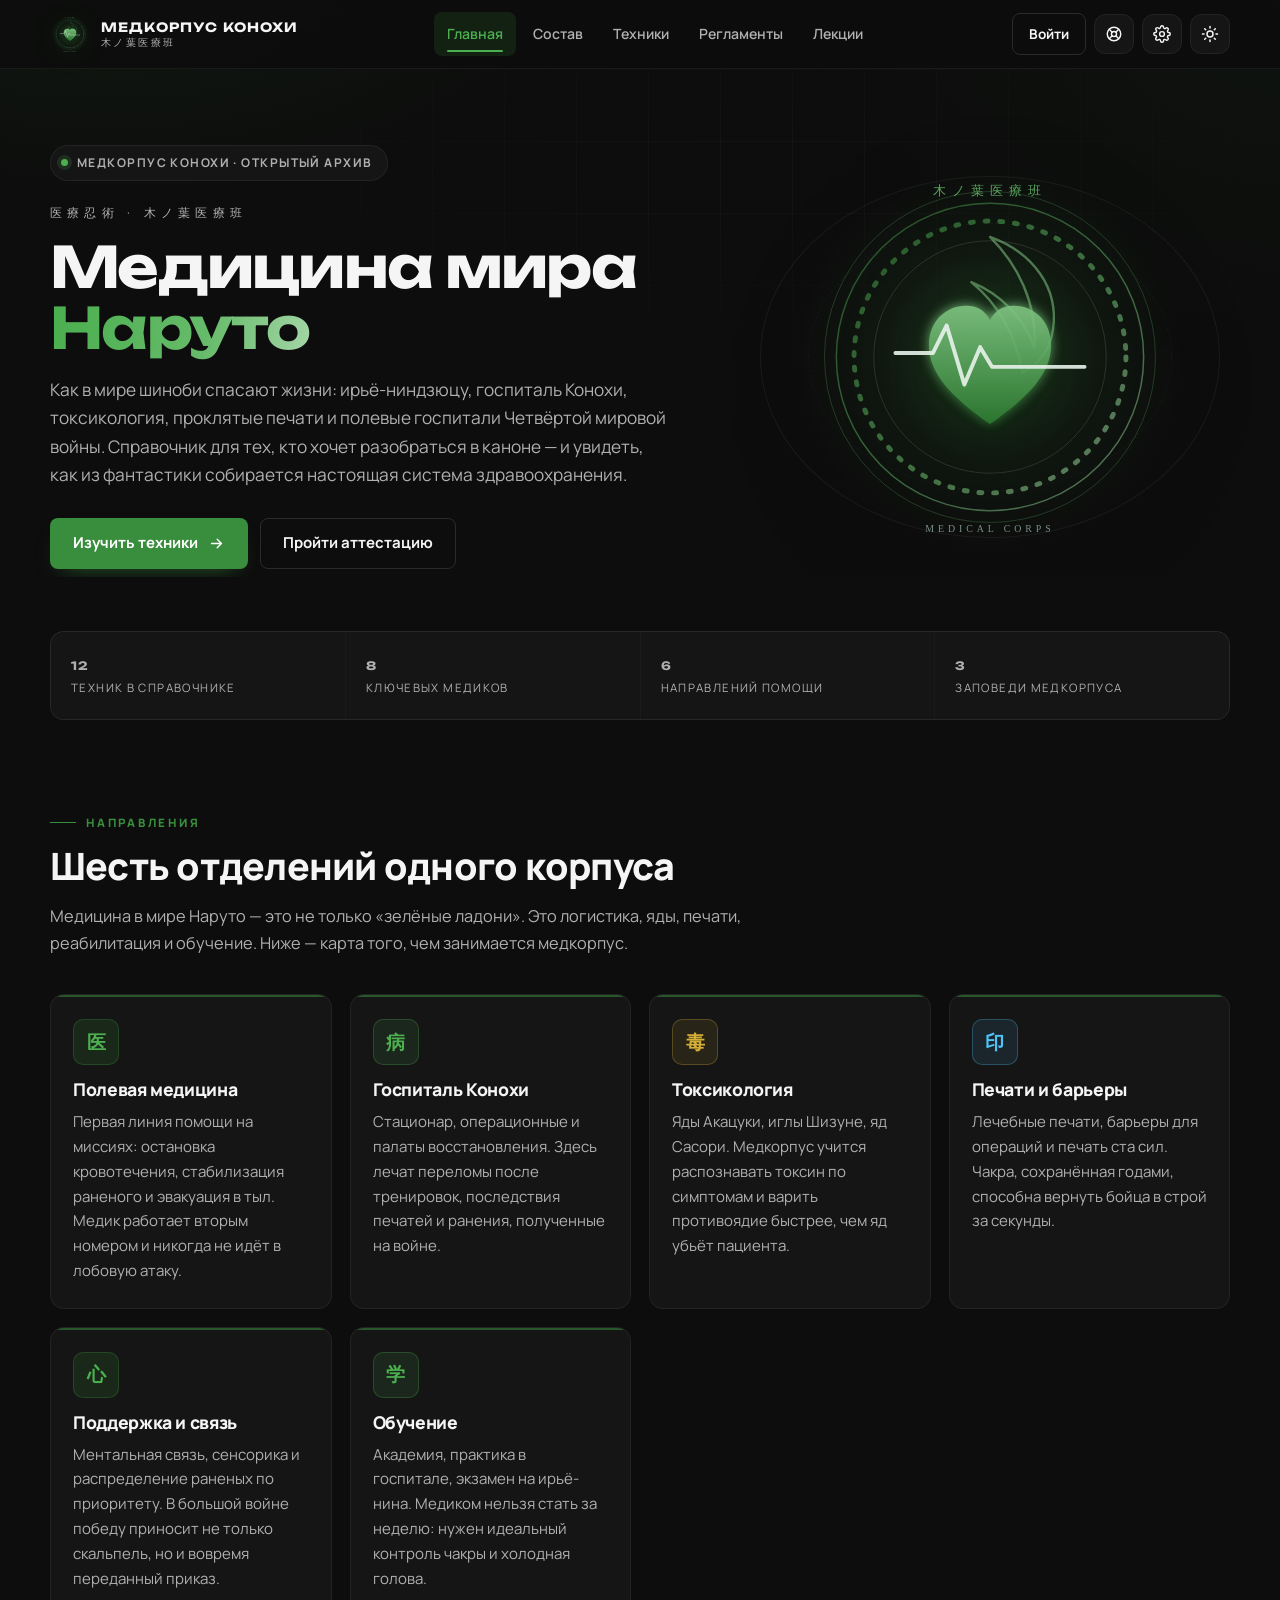
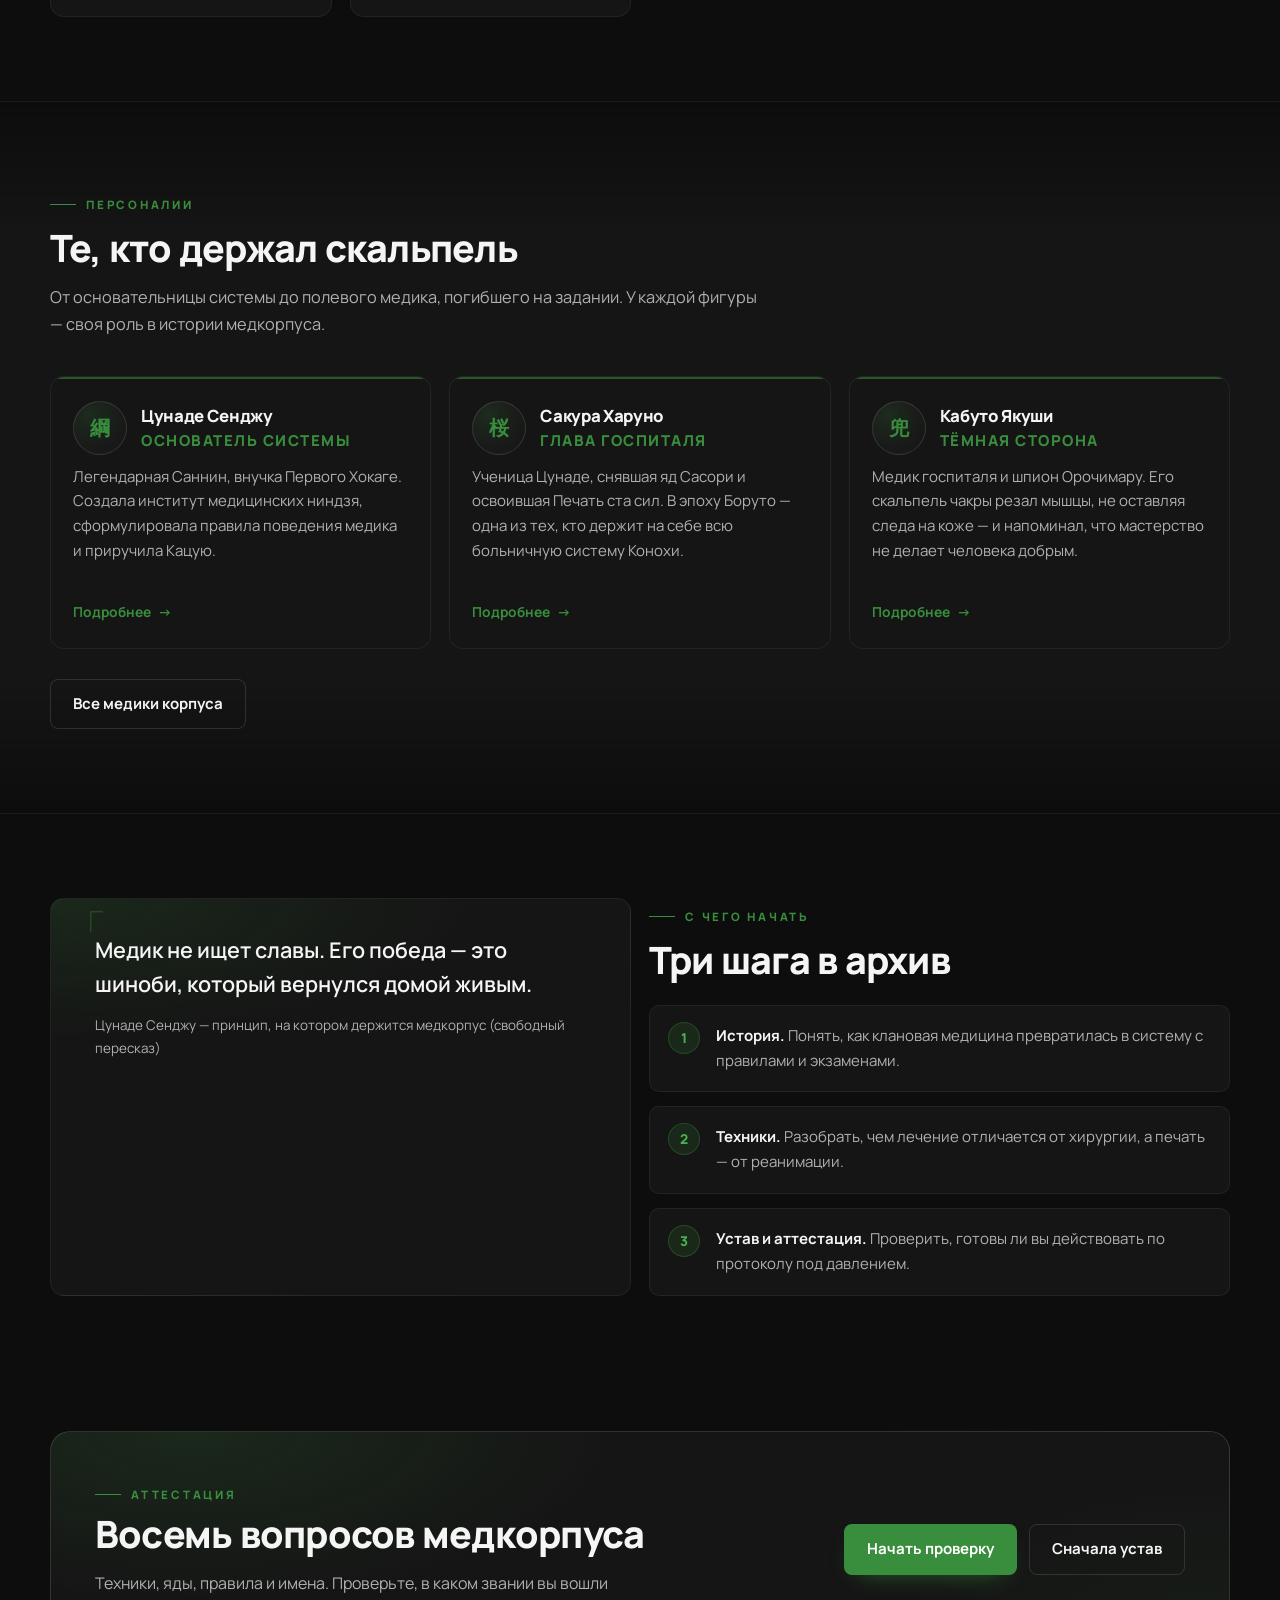
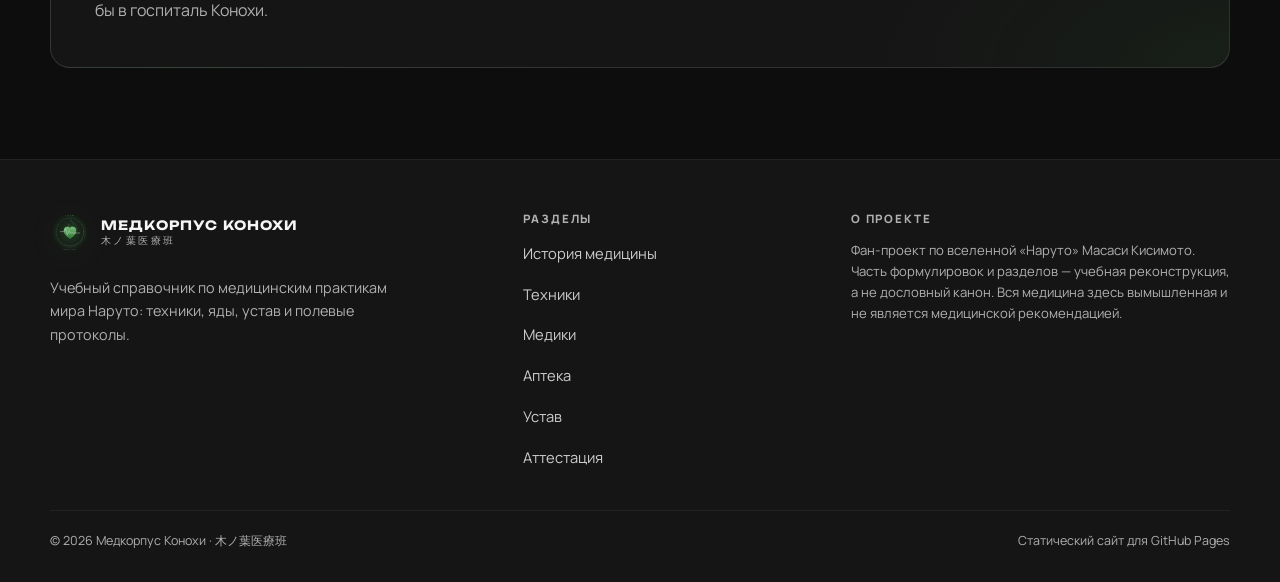
<file: index.html>
<!DOCTYPE html>
<html lang="ru" data-theme="dark">
<head>
  <meta charset="UTF-8">
  <meta name="viewport" content="width=device-width, initial-scale=1">
  <title>Медкорпус Конохи — медицина мира Наруто</title>
  <meta name="description" content="Справочник по медицине мира Наруто: ирьё-ниндзюцу, госпиталь Конохи, медицинские техники, яды и противоядия, устав медкорпуса и аттестация.">
  <meta name="theme-color" content="#0a0e13">
  <meta property="og:type" content="website">
  <meta property="og:locale" content="ru_RU">
  <meta property="og:title" content="Медкорпус Конохи — медицина мира Наруто">
  <meta property="og:description" content="Справочник по медицине мира Наруто: ирьё-ниндзюцу, госпиталь Конохи, техники, яды и устав медкорпуса.">
  <link rel="icon" href="images/favicon.svg" type="image/svg+xml">
  <link rel="preconnect" href="https://fonts.googleapis.com">
  <link rel="preconnect" href="https://fonts.gstatic.com" crossorigin>
  <link href="https://fonts.googleapis.com/css2?family=Manrope:wght@400;500;600;700;800&family=Unbounded:wght@500;700;900&display=swap" rel="stylesheet">
  <link rel="stylesheet" href="css/style.css">
  <link rel="stylesheet" href="css/app.css">
  <script>
    document.documentElement.classList.add("js");
    try { var t = localStorage.getItem("medcorpus-theme"); if (t) document.documentElement.dataset.theme = t; } catch (e) {}
  </script>
  <script src="js/prefs.js"></script>
</head>
<body>
  <a class="skip-link" href="#main">Перейти к содержанию</a>

  <header class="site-header">
    <div class="header-inner">
      <a class="logo" href="index.html" aria-label="Медкорпус Конохи — на главную">
        <img class="logo-mark" src="images/emblem.svg" alt="" width="40" height="40">
        <span class="logo-text">
          <span class="logo-title">Медкорпус Конохи</span>
          <span class="logo-sub">木ノ葉医療班</span>
        </span>
      </a>

      <nav class="nav" id="nav" aria-label="Основная навигация">
        <a href="index.html">Главная</a>
        <a href="sostav.html">Состав</a>
        <a href="tehniki.html">Техники</a>
        <a href="reglament.html">Регламенты</a>
        <a href="lekcii.html">Лекции</a>
      </nav>

      <div class="header-actions">
        <button class="icon-btn" id="themeToggle" type="button" aria-label="Включить светлую тему" aria-pressed="false">
          <svg class="icon-sun" viewBox="0 0 24 24" fill="none" stroke="currentColor" stroke-width="2" stroke-linecap="round" aria-hidden="true">
            <circle cx="12" cy="12" r="4"></circle>
            <path d="M12 2v2M12 20v2M2 12h2M20 12h2M4.9 4.9l1.4 1.4M17.7 17.7l1.4 1.4M19.1 4.9l-1.4 1.4M6.3 17.7l-1.4 1.4"></path>
          </svg>
          <svg class="icon-moon" viewBox="0 0 24 24" fill="none" stroke="currentColor" stroke-width="2" stroke-linecap="round" stroke-linejoin="round" aria-hidden="true">
            <path d="M21 12.8A8.5 8.5 0 1 1 11.2 3a6.6 6.6 0 0 0 9.8 9.8Z"></path>
          </svg>
        </button>
        <button class="icon-btn nav-toggle" id="navToggle" type="button" aria-label="Открыть меню" aria-expanded="false" aria-controls="nav">
          <svg viewBox="0 0 24 24" fill="none" stroke="currentColor" stroke-width="2" stroke-linecap="round" aria-hidden="true">
            <path d="M4 7h16M4 12h16M4 17h16"></path>
          </svg>
        </button>
      </div>
    </div>
  </header>

  <main id="main">
    <!-- Главный блок -->
    <section class="hero">
      <div class="hero__inner">
        <div class="hero__text">
          <span class="badge"><span class="badge__dot"></span> Медкорпус Конохи · открытый архив</span>
          <p class="hero__jp">医療忍術 · 木ノ葉医療班</p>
          <h1>Медицина мира <span class="grad">Наруто</span></h1>
          <p class="lead">Как в мире шиноби спасают жизни: ирьё-ниндзюцу, госпиталь Конохи, токсикология, проклятые печати и полевые госпитали Четвёртой мировой войны. Справочник для тех, кто хочет разобраться в каноне — и увидеть, как из фантастики собирается настоящая система здравоохранения.</p>
          <div class="hero__actions">
            <a class="btn btn--primary" href="tehniki.html">
              Изучить техники
              <svg viewBox="0 0 24 24" fill="none" stroke="currentColor" stroke-width="2" stroke-linecap="round" stroke-linejoin="round" aria-hidden="true"><path d="M5 12h14M13 6l6 6-6 6"></path></svg>
            </a>
            <a class="btn btn--ghost" href="quiz.html">Пройти аттестацию</a>
          </div>
        </div>

        <div class="hero__art" aria-hidden="true">
          <img src="images/emblem.svg" alt="" width="400" height="400">
        </div>
      </div>
    </section>

    <!-- Цифры -->
    <div class="container">
      <div class="stats">
        <div class="stat">
          <b><span data-count="12">12</span></b>
          <span>техник в справочнике</span>
        </div>
        <div class="stat">
          <b><span data-count="8">8</span></b>
          <span>ключевых медиков</span>
        </div>
        <div class="stat">
          <b><span data-count="6">6</span></b>
          <span>направлений помощи</span>
        </div>
        <div class="stat">
          <b><span data-count="3">3</span></b>
          <span>заповеди медкорпуса</span>
        </div>
      </div>
    </div>

    <!-- Направления -->
    <section class="section">
      <div class="container">
        <div class="section__head reveal">
          <span class="eyebrow">Направления</span>
          <h2>Шесть отделений одного корпуса</h2>
          <p class="lead">Медицина в мире Наруто — это не только «зелёные ладони». Это логистика, яды, печати, реабилитация и обучение. Ниже — карта того, чем занимается медкорпус.</p>
        </div>

        <div class="grid">
          <article class="card reveal">
            <div class="kanji">医</div>
            <h3>Полевая медицина</h3>
            <p>Первая линия помощи на миссиях: остановка кровотечения, стабилизация раненого и эвакуация в тыл. Медик работает вторым номером и никогда не идёт в лобовую атаку.</p>
          </article>

          <article class="card reveal">
            <div class="kanji kanji--green">病</div>
            <h3>Госпиталь Конохи</h3>
            <p>Стационар, операционные и палаты восстановления. Здесь лечат переломы после тренировок, последствия печатей и ранения, полученные на войне.</p>
          </article>

          <article class="card reveal">
            <div class="kanji kanji--gold">毒</div>
            <h3>Токсикология</h3>
            <p>Яды Акацуки, иглы Шизуне, яд Сасори. Медкорпус учится распознавать токсин по симптомам и варить противоядие быстрее, чем яд убьёт пациента.</p>
          </article>

          <article class="card reveal">
            <div class="kanji kanji--cyan">印</div>
            <h3>Печати и барьеры</h3>
            <p>Лечебные печати, барьеры для операций и печать ста сил. Чакра, сохранённая годами, способна вернуть бойца в строй за секунды.</p>
          </article>

          <article class="card reveal">
            <div class="kanji">心</div>
            <h3>Поддержка и связь</h3>
            <p>Ментальная связь, сенсорика и распределение раненых по приоритету. В большой войне победу приносит не только скальпель, но и вовремя переданный приказ.</p>
          </article>

          <article class="card reveal">
            <div class="kanji kanji--green">学</div>
            <h3>Обучение</h3>
            <p>Академия, практика в госпитале, экзамен на ирьё-нина. Медиком нельзя стать за неделю: нужен идеальный контроль чакры и холодная голова.</p>
          </article>
        </div>
      </div>
    </section>

    <!-- Ключевые фигуры -->
    <section class="section section--alt">
      <div class="container">
        <div class="section__head reveal">
          <span class="eyebrow">Персоналии</span>
          <h2>Те, кто держал скальпель</h2>
          <p class="lead">От основательницы системы до полевого медика, погибшего на задании. У каждой фигуры — своя роль в истории медкорпуса.</p>
        </div>

        <div class="grid">
          <article class="card person reveal">
            <div class="person__top">
              <div class="person__avatar" aria-hidden="true">綱</div>
              <div>
                <h3>Цунаде Сенджу</h3>
                <p class="person__role">Основатель системы</p>
              </div>
            </div>
            <p>Легендарная Саннин, внучка Первого Хокаге. Создала институт медицинских ниндзя, сформулировала правила поведения медика и приручила Кацую.</p>
            <a class="link-more" href="mediki.html">Подробнее</a>
          </article>

          <article class="card person reveal">
            <div class="person__top">
              <div class="person__avatar" aria-hidden="true">桜</div>
              <div>
                <h3>Сакура Харуно</h3>
                <p class="person__role">Глава госпиталя</p>
              </div>
            </div>
            <p>Ученица Цунаде, снявшая яд Сасори и освоившая Печать ста сил. В эпоху Боруто — одна из тех, кто держит на себе всю больничную систему Конохи.</p>
            <a class="link-more" href="mediki.html">Подробнее</a>
          </article>

          <article class="card person reveal">
            <div class="person__top">
              <div class="person__avatar" aria-hidden="true">兜</div>
              <div>
                <h3>Кабуто Якуши</h3>
                <p class="person__role">Тёмная сторона</p>
              </div>
            </div>
            <p>Медик госпиталя и шпион Орочимару. Его скальпель чакры резал мышцы, не оставляя следа на коже — и напоминал, что мастерство не делает человека добрым.</p>
            <a class="link-more" href="mediki.html">Подробнее</a>
          </article>
        </div>

        <div class="section__foot">
          <a class="btn btn--ghost" href="mediki.html">Все медики корпуса</a>
        </div>
      </div>
    </section>

    <!-- Цитата + начало -->
    <section class="section">
      <div class="container">
        <div class="grid grid--2">
          <figure class="quote reveal">
            <blockquote>Медик не ищет славы. Его победа — это шиноби, который вернулся домой живым.</blockquote>
            <figcaption>Цунаде Сенджу — принцип, на котором держится медкорпус (свободный пересказ)</figcaption>
          </figure>

          <div class="reveal">
            <span class="eyebrow">С чего начать</span>
            <h2>Три шага в архив</h2>
            <ol class="steps" style="margin-top:22px">
              <li><strong>История.</strong> Понять, как клановая медицина превратилась в систему с правилами и экзаменами.</li>
              <li><strong>Техники.</strong> Разобрать, чем лечение отличается от хирургии, а печать — от реанимации.</li>
              <li><strong>Устав и аттестация.</strong> Проверить, готовы ли вы действовать по протоколу под давлением.</li>
            </ol>
          </div>
        </div>
      </div>
    </section>

    <!-- CTA -->
    <section class="section section--tight">
      <div class="container">
        <div class="cta reveal">
          <div>
            <span class="eyebrow">Аттестация</span>
            <h2>Восемь вопросов медкорпуса</h2>
            <p>Техники, яды, правила и имена. Проверьте, в каком звании вы вошли бы в госпиталь Конохи.</p>
          </div>
          <div class="cta__actions">
            <a class="btn btn--primary" href="quiz.html">Начать проверку</a>
            <a class="btn btn--ghost" href="reglament.html">Сначала устав</a>
          </div>
        </div>
      </div>
    </section>
  </main>

  <footer class="site-footer">
    <div class="container">
      <div class="footer-grid">
        <div>
          <a class="logo" href="index.html" aria-label="Медкорпус Конохи — на главную">
            <img class="logo-mark" src="images/emblem.svg" alt="" width="40" height="40">
            <span class="logo-text">
              <span class="logo-title">Медкорпус Конохи</span>
              <span class="logo-sub">木ノ葉医療班</span>
            </span>
          </a>
          <p class="footer-about">Учебный справочник по медицинским практикам мира Наруто: техники, яды, устав и полевые протоколы.</p>
        </div>

        <div>
          <h4>Разделы</h4>
          <ul class="footer-links">
            <li><a href="istoriya.html">История медицины</a></li>
            <li><a href="tehniki.html">Техники</a></li>
            <li><a href="mediki.html">Медики</a></li>
            <li><a href="apteka.html">Аптека</a></li>
            <li><a href="reglament.html">Устав</a></li>
            <li><a href="quiz.html">Аттестация</a></li>
          </ul>
        </div>

        <div>
          <h4>О проекте</h4>
          <p class="footer-note">Фан-проект по вселенной «Наруто» Масаси Кисимото. Часть формулировок и разделов — учебная реконструкция, а не дословный канон. Вся медицина здесь вымышленная и не является медицинской рекомендацией.</p>
        </div>
      </div>

      <div class="footer-bottom">
        <span>© <span data-year>2026</span> Медкорпус Конохи · 木ノ葉医療班</span>
        <span>Статический сайт для GitHub Pages</span>
      </div>
    </div>
  </footer>

  <button class="to-top" id="toTop" type="button" aria-label="Наверх">↑</button>

  <script src="js/config.js" defer></script>
  <script src="js/store.js" defer></script>
  <script src="js/i18n.js" defer></script>
  <script src="js/auth.js" defer></script>
  <script src="js/settings.js" defer></script>
  <script src="js/support.js" defer></script>
  <script src="js/main.js" defer></script>
</body>
</html>
</file>
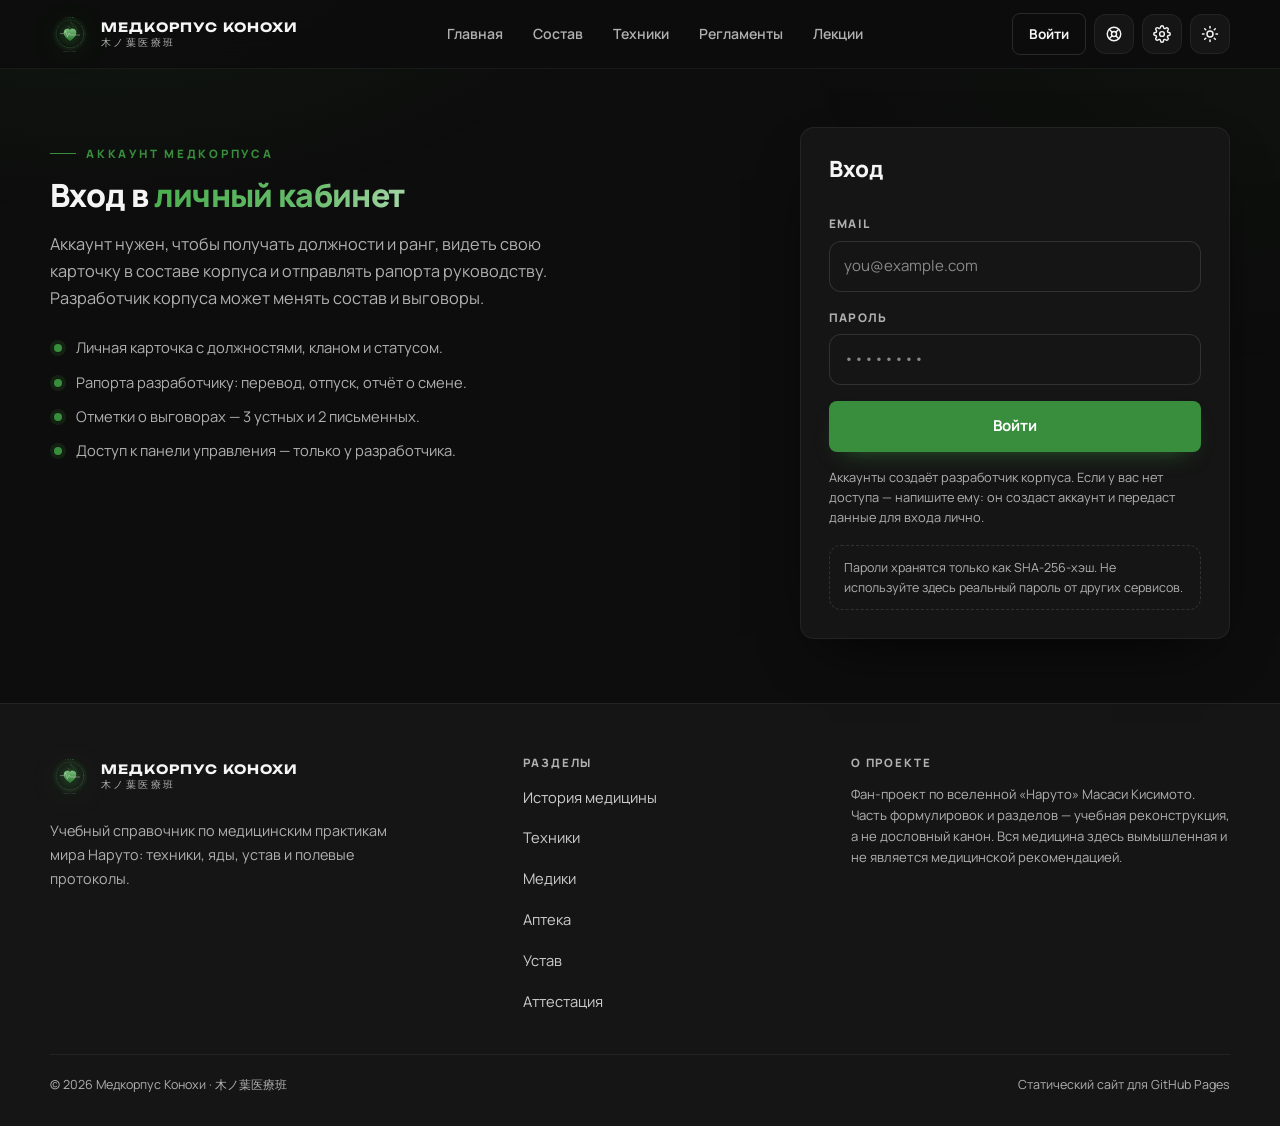
<file: account.html>
<!DOCTYPE html>
<html lang="ru" data-theme="dark">
<head>
  <meta charset="UTF-8">
  <meta name="viewport" content="width=device-width, initial-scale=1">
  <title>Личный кабинет — Медкорпус Конохи</title>
  <meta name="description" content="Личный кабинет участника медкорпуса Конохи: должности, ранг, клан, статус, выговоры и рапорта.">
  <link rel="icon" href="images/favicon.svg" type="image/svg+xml">
  <link rel="preconnect" href="https://fonts.googleapis.com">
  <link rel="preconnect" href="https://fonts.gstatic.com" crossorigin>
  <link href="https://fonts.googleapis.com/css2?family=Manrope:wght@400;500;600;700;800&family=Unbounded:wght@500;700;900&display=swap" rel="stylesheet">
  <link rel="stylesheet" href="css/style.css">
  <link rel="stylesheet" href="css/app.css">
  <script>
    document.documentElement.classList.add("js");
    try { var t = localStorage.getItem("medcorpus-theme"); if (t) document.documentElement.dataset.theme = t; } catch (e) {}
  </script>
  <script src="js/prefs.js"></script>
</head>
<body>
  <a class="skip-link" href="#main">Перейти к содержанию</a>

  <header class="site-header">
    <div class="header-inner">
      <a class="logo" href="index.html" aria-label="Медкорпус Конохи — на главную">
        <img class="logo-mark" src="images/emblem.svg" alt="" width="40" height="40">
        <span class="logo-text">
          <span class="logo-title">Медкорпус Конохи</span>
          <span class="logo-sub">木ノ葉医療班</span>
        </span>
      </a>
      <nav class="nav" id="nav" aria-label="Основная навигация">
        <a href="index.html">Главная</a>
        <a href="sostav.html">Состав</a>
        <a href="tehniki.html">Техники</a>
        <a href="reglament.html">Регламенты</a>
        <a href="lekcii.html">Лекции</a>
      </nav>
      <div class="header-actions">
        <button class="icon-btn" id="themeToggle" type="button" aria-label="Включить светлую тему" aria-pressed="false">
          <svg class="icon-sun" viewBox="0 0 24 24" fill="none" stroke="currentColor" stroke-width="2" stroke-linecap="round" aria-hidden="true"><circle cx="12" cy="12" r="4"></circle><path d="M12 2v2M12 20v2M2 12h2M20 12h2M4.9 4.9l1.4 1.4M17.7 17.7l1.4 1.4M19.1 4.9l-1.4 1.4M6.3 17.7l-1.4 1.4"></path></svg>
          <svg class="icon-moon" viewBox="0 0 24 24" fill="none" stroke="currentColor" stroke-width="2" stroke-linecap="round" stroke-linejoin="round" aria-hidden="true"><path d="M21 12.8A8.5 8.5 0 1 1 11.2 3a6.6 6.6 0 0 0 9.8 9.8Z"></path></svg>
        </button>
        <button class="icon-btn nav-toggle" id="navToggle" type="button" aria-label="Открыть меню" aria-expanded="false" aria-controls="nav">
          <svg viewBox="0 0 24 24" fill="none" stroke="currentColor" stroke-width="2" stroke-linecap="round" aria-hidden="true"><path d="M4 7h16M4 12h16M4 17h16"></path></svg>
        </button>
      </div>
    </div>
  </header>

  <main id="main">
    <div class="container">
      <div class="page-head">
        <p class="breadcrumb"><a href="index.html">Главная</a><span>/</span>Личный кабинет</p>
        <h1>Личный <span class="grad">кабинет</span></h1>
        <p class="lead">Здесь собрана ваша карточка в медкорпусе: должности, ранг, клан, статус и выговоры. Фото профиля можно сменить прямо здесь, а ниже — отправить рапорт разработчику корпуса.</p>
      </div>

      <div class="section section--tight" id="accountRoot"></div>
    </div>
  </main>

  <footer class="site-footer">
    <div class="container">
      <div class="footer-grid">
        <div>
          <a class="logo" href="index.html" aria-label="Медкорпус Конохи — на главную">
            <img class="logo-mark" src="images/emblem.svg" alt="" width="40" height="40">
            <span class="logo-text">
              <span class="logo-title">Медкорпус Конохи</span>
              <span class="logo-sub">木ノ葉医療班</span>
            </span>
          </a>
          <p class="footer-about">Учебный справочник по медицинским практикам мира Наруто: техники, яды, устав и полевые протоколы.</p>
        </div>
        <div>
          <h4>Разделы</h4>
          <ul class="footer-links">
            <li><a href="istoriya.html">История медицины</a></li>
            <li><a href="tehniki.html">Техники</a></li>
            <li><a href="mediki.html">Медики</a></li>
            <li><a href="apteka.html">Аптека</a></li>
            <li><a href="reglament.html">Устав</a></li>
            <li><a href="quiz.html">Аттестация</a></li>
          </ul>
        </div>
        <div>
          <h4>О проекте</h4>
          <p class="footer-note">Фан-проект по вселенной «Наруто» Масаси Кисимото. Часть формулировок и разделов — учебная реконструкция, а не дословный канон. Вся медицина здесь вымышленная и не является медицинской рекомендацией.</p>
        </div>
      </div>
      <div class="footer-bottom">
        <span>© <span data-year>2026</span> Медкорпус Конохи · 木ノ葉医療班</span>
        <span>Статический сайт для GitHub Pages</span>
      </div>
    </div>
  </footer>

  <button class="to-top" id="toTop" type="button" aria-label="Наверх">↑</button>
  <script src="js/config.js" defer></script>
  <script src="js/store.js" defer></script>
  <script src="js/i18n.js" defer></script>
  <script src="js/auth.js" defer></script>
  <script src="js/settings.js" defer></script>
  <script src="js/support.js" defer></script>
  <script src="js/main.js" defer></script>
  <script src="js/account.js" defer></script>
</body>
</html>
</file>
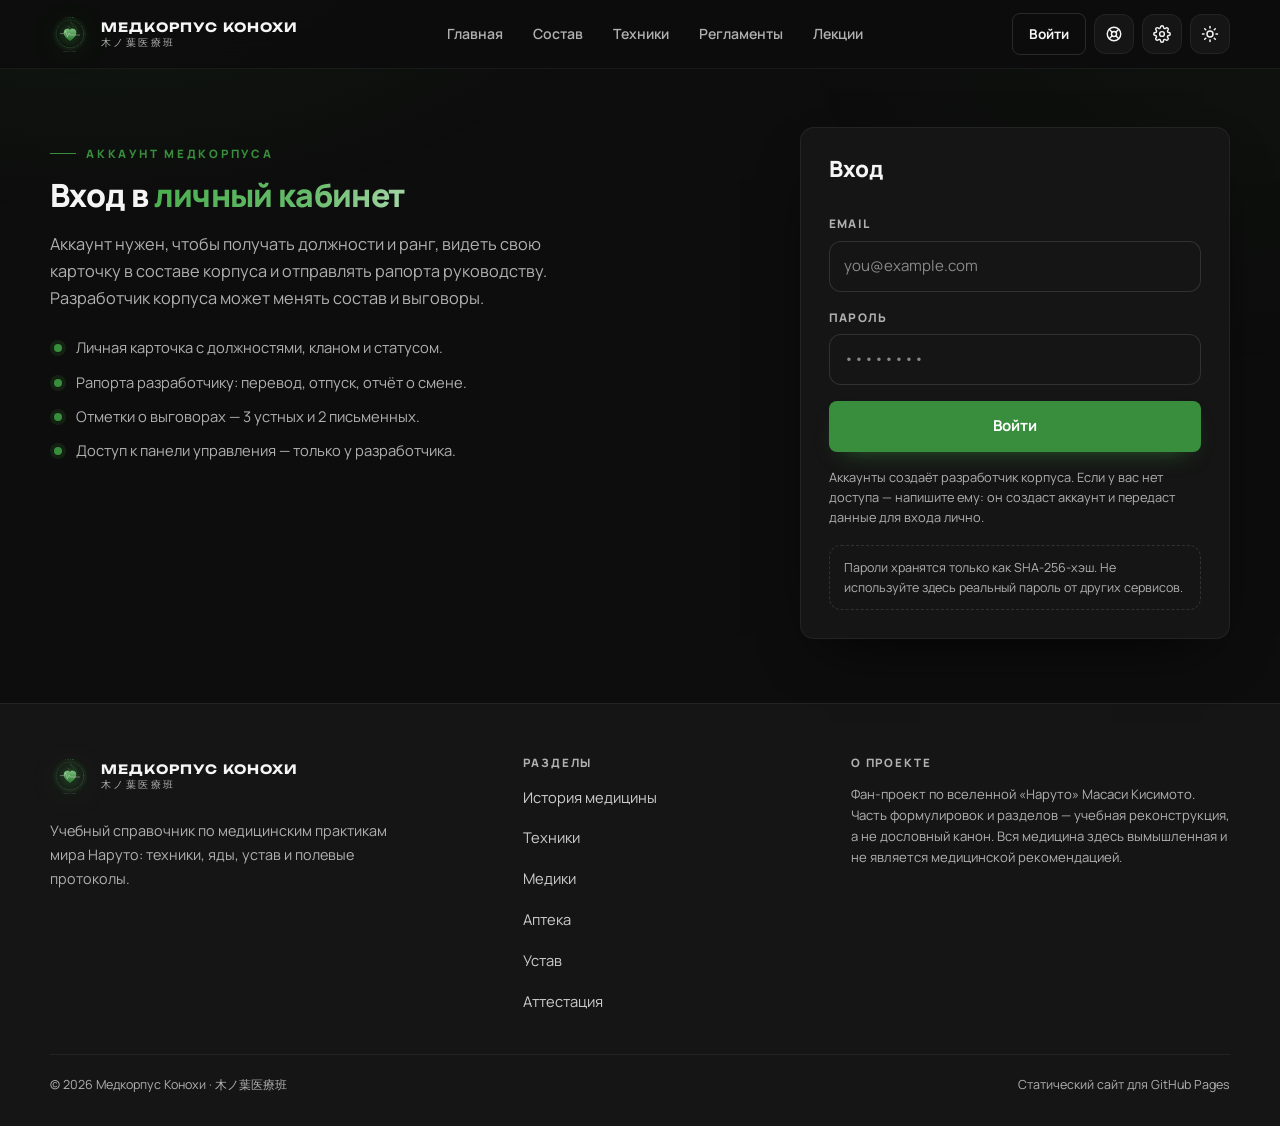
<file: admin.html>
<!DOCTYPE html>
<html lang="ru" data-theme="dark">
<head>
  <meta charset="UTF-8">
  <meta name="viewport" content="width=device-width, initial-scale=1">
  <title>Панель разработчика — Медкорпус Конохи</title>
  <meta name="robots" content="noindex">
  <link rel="icon" href="images/favicon.svg" type="image/svg+xml">
  <link rel="preconnect" href="https://fonts.googleapis.com">
  <link rel="preconnect" href="https://fonts.gstatic.com" crossorigin>
  <link href="https://fonts.googleapis.com/css2?family=Manrope:wght@400;500;600;700;800&family=Unbounded:wght@500;700;900&display=swap" rel="stylesheet">
  <link rel="stylesheet" href="css/style.css">
  <link rel="stylesheet" href="css/app.css">
  <script>
    document.documentElement.classList.add("js");
    try { var t = localStorage.getItem("medcorpus-theme"); if (t) document.documentElement.dataset.theme = t; } catch (e) {}
  </script>
  <script src="js/prefs.js"></script>
</head>
<body>
  <a class="skip-link" href="#main">Перейти к содержанию</a>

  <header class="site-header">
    <div class="header-inner">
      <a class="logo" href="index.html" aria-label="Медкорпус Конохи — на главную">
        <img class="logo-mark" src="images/emblem.svg" alt="" width="40" height="40">
        <span class="logo-text">
          <span class="logo-title">Медкорпус Конохи</span>
          <span class="logo-sub">木ノ葉医療班</span>
        </span>
      </a>
      <nav class="nav" id="nav" aria-label="Основная навигация">
        <a href="index.html">Главная</a>
        <a href="sostav.html">Состав</a>
        <a href="tehniki.html">Техники</a>
        <a href="reglament.html">Регламенты</a>
        <a href="lekcii.html">Лекции</a>
      </nav>
      <div class="header-actions">
        <button class="icon-btn" id="themeToggle" type="button" aria-label="Включить светлую тему" aria-pressed="false">
          <svg class="icon-sun" viewBox="0 0 24 24" fill="none" stroke="currentColor" stroke-width="2" stroke-linecap="round" aria-hidden="true"><circle cx="12" cy="12" r="4"></circle><path d="M12 2v2M12 20v2M2 12h2M20 12h2M4.9 4.9l1.4 1.4M17.7 17.7l1.4 1.4M19.1 4.9l-1.4 1.4M6.3 17.7l-1.4 1.4"></path></svg>
          <svg class="icon-moon" viewBox="0 0 24 24" fill="none" stroke="currentColor" stroke-width="2" stroke-linecap="round" stroke-linejoin="round" aria-hidden="true"><path d="M21 12.8A8.5 8.5 0 1 1 11.2 3a6.6 6.6 0 0 0 9.8 9.8Z"></path></svg>
        </button>
        <button class="icon-btn nav-toggle" id="navToggle" type="button" aria-label="Открыть меню" aria-expanded="false" aria-controls="nav">
          <svg viewBox="0 0 24 24" fill="none" stroke="currentColor" stroke-width="2" stroke-linecap="round" aria-hidden="true"><path d="M4 7h16M4 12h16M4 17h16"></path></svg>
        </button>
      </div>
    </div>
  </header>

  <main id="main">
    <div class="container">
      <div class="page-head">
        <p class="breadcrumb"><a href="index.html">Главная</a><span>/</span><a href="account.html">Кабинет</a><span>/</span>Разработчик</p>
        <div class="admin-head">
          <div>
            <h1>Панель <span class="grad">разработчика</span></h1>
            <p class="lead">Аккаунты участников, должности, ранги, кланы, выговоры, рапорта и обращения в поддержку. Доступ есть только у разработчика корпуса.</p>
          </div>
          <a class="btn btn--ghost btn--small" href="account.html">← В личный кабинет</a>
        </div>
      </div>

      <div class="section section--tight" id="adminRoot"></div>
    </div>
  </main>

  <dialog class="modal" id="userDialog" aria-labelledby="userDialogTitle">
    <div class="modal__head">
      <h2 id="userDialogTitle">Новый пользователь</h2>
      <button class="icon-close" type="button" data-close aria-label="Закрыть">×</button>
    </div>
    <div class="modal__body">
      <form class="form" id="userForm" novalidate>
        <p class="form-error" hidden></p>
        <input type="hidden" name="userId" value="">

        <div class="field-grid">
          <div class="field">
            <label for="userFirstName">Имя</label>
            <input id="userFirstName" name="firstName" type="text" maxlength="40" required placeholder="Акира">
          </div>
          <div class="field">
            <label for="userLastName">Фамилия</label>
            <input id="userLastName" name="lastName" type="text" maxlength="60" placeholder="Сенджу">
          </div>
        </div>

        <div class="field-grid">
          <div class="field">
            <label for="userEmail">Email</label>
            <input id="userEmail" name="email" type="email" autocomplete="off" required placeholder="user@example.com">
          </div>
          <div class="field">
            <label for="userPassword">Пароль</label>
            <input id="userPassword" name="password" type="password" autocomplete="new-password" placeholder="Минимум 6 символов">
          </div>
        </div>

        <div class="field-grid">
          <div class="field">
            <label for="userRank">Ранг</label>
            <select id="userRank" name="rank">
              <option value="Медик">Медик</option>
              <option value="Интерн">Интерн</option>
              <option value="Ст. медик">Ст. медик</option>
            </select>
          </div>
          <div class="field">
            <label for="userClan">Клан</label>
            <select id="userClan" name="clan">
              <option value="Учиха">Учиха</option>
              <option value="Сенджу">Сенджу</option>
              <option value="Хьюга">Хьюга</option>
              <option value="Узумаки">Узумаки</option>
              <option value="Нара">Нара</option>
              <option value="Яманака">Яманака</option>
              <option value="Акимичи">Акимичи</option>
              <option value="Инузука">Инузука</option>
              <option value="Абураме">Абураме</option>
              <option value="Сарутоби">Сарутоби</option>
              <option value="Шимура">Шимура</option>
              <option value="Хатаке">Хатаке</option>
              <option value="Курама">Курама</option>
              <option value="Нет клана">Нет клана</option>
            </select>
          </div>
        </div>

        <div class="field">
          <span class="field__label">Должности</span>
          <div id="positionChecks"></div>
        </div>

        <div class="field">
          <span class="field__label">Выговоры</span>
          <div id="warningEditor"></div>
        </div>

        <div class="field-grid">
          <div class="field">
            <label for="userDiscord">Discord</label>
            <input id="userDiscord" name="discord" type="text" maxlength="60" placeholder="nickname#0000">
          </div>
          <div class="field">
            <label for="userStatus">Статус</label>
            <select id="userStatus" name="status">
              <option value="active">Актив</option>
              <option value="inactive">Не актив</option>
            </select>
          </div>
        </div>

        <div class="field">
          <label for="userPhoto">Фото (URL)</label>
          <input id="userPhoto" name="photo" type="text" placeholder="https://imgur.com/… или https://…/photo.jpg">
          <p class="field__hint">Необязательно. Подходит прямая ссылка на картинку или ссылка на пост/галерею Imgur. Без фото показывается монограмма.</p>
          <div class="photo-preview" id="userPhotoPreview" hidden></div>
        </div>
      </form>
    </div>
    <div class="modal__foot">
      <button class="btn btn--ghost btn--small" type="button" data-close>Отмена</button>
      <button class="btn btn--primary btn--small" type="submit" form="userForm" id="userSave">Создать</button>
    </div>
  </dialog>

  <footer class="site-footer">
    <div class="container">
      <div class="footer-grid">
        <div>
          <a class="logo" href="index.html" aria-label="Медкорпус Конохи — на главную">
            <img class="logo-mark" src="images/emblem.svg" alt="" width="40" height="40">
            <span class="logo-text">
              <span class="logo-title">Медкорпус Конохи</span>
              <span class="logo-sub">木ノ葉医療班</span>
            </span>
          </a>
          <p class="footer-about">Учебный справочник по медицинским практикам мира Наруто: техники, яды, устав и полевые протоколы.</p>
        </div>
        <div>
          <h4>Разделы</h4>
          <ul class="footer-links">
            <li><a href="istoriya.html">История медицины</a></li>
            <li><a href="tehniki.html">Техники</a></li>
            <li><a href="mediki.html">Медики</a></li>
            <li><a href="apteka.html">Аптека</a></li>
            <li><a href="reglament.html">Устав</a></li>
            <li><a href="quiz.html">Аттестация</a></li>
          </ul>
        </div>
        <div>
          <h4>О проекте</h4>
          <p class="footer-note">Фан-проект по вселенной «Наруто» Масаси Кисимото. Часть формулировок и разделов — учебная реконструкция, а не дословный канон. Вся медицина здесь вымышленная и не является медицинской рекомендацией.</p>
        </div>
      </div>
      <div class="footer-bottom">
        <span>© <span data-year>2026</span> Медкорпус Конохи · 木ノ葉医療班</span>
        <span>Статический сайт для GitHub Pages</span>
      </div>
    </div>
  </footer>

  <button class="to-top" id="toTop" type="button" aria-label="Наверх">↑</button>
  <script src="js/config.js" defer></script>
  <script src="js/store.js" defer></script>
  <script src="js/i18n.js" defer></script>
  <script src="js/auth.js" defer></script>
  <script src="js/settings.js" defer></script>
  <script src="js/support.js" defer></script>
  <script src="js/main.js" defer></script>
  <script src="js/admin.js" defer></script>
</body>
</html>
</file>
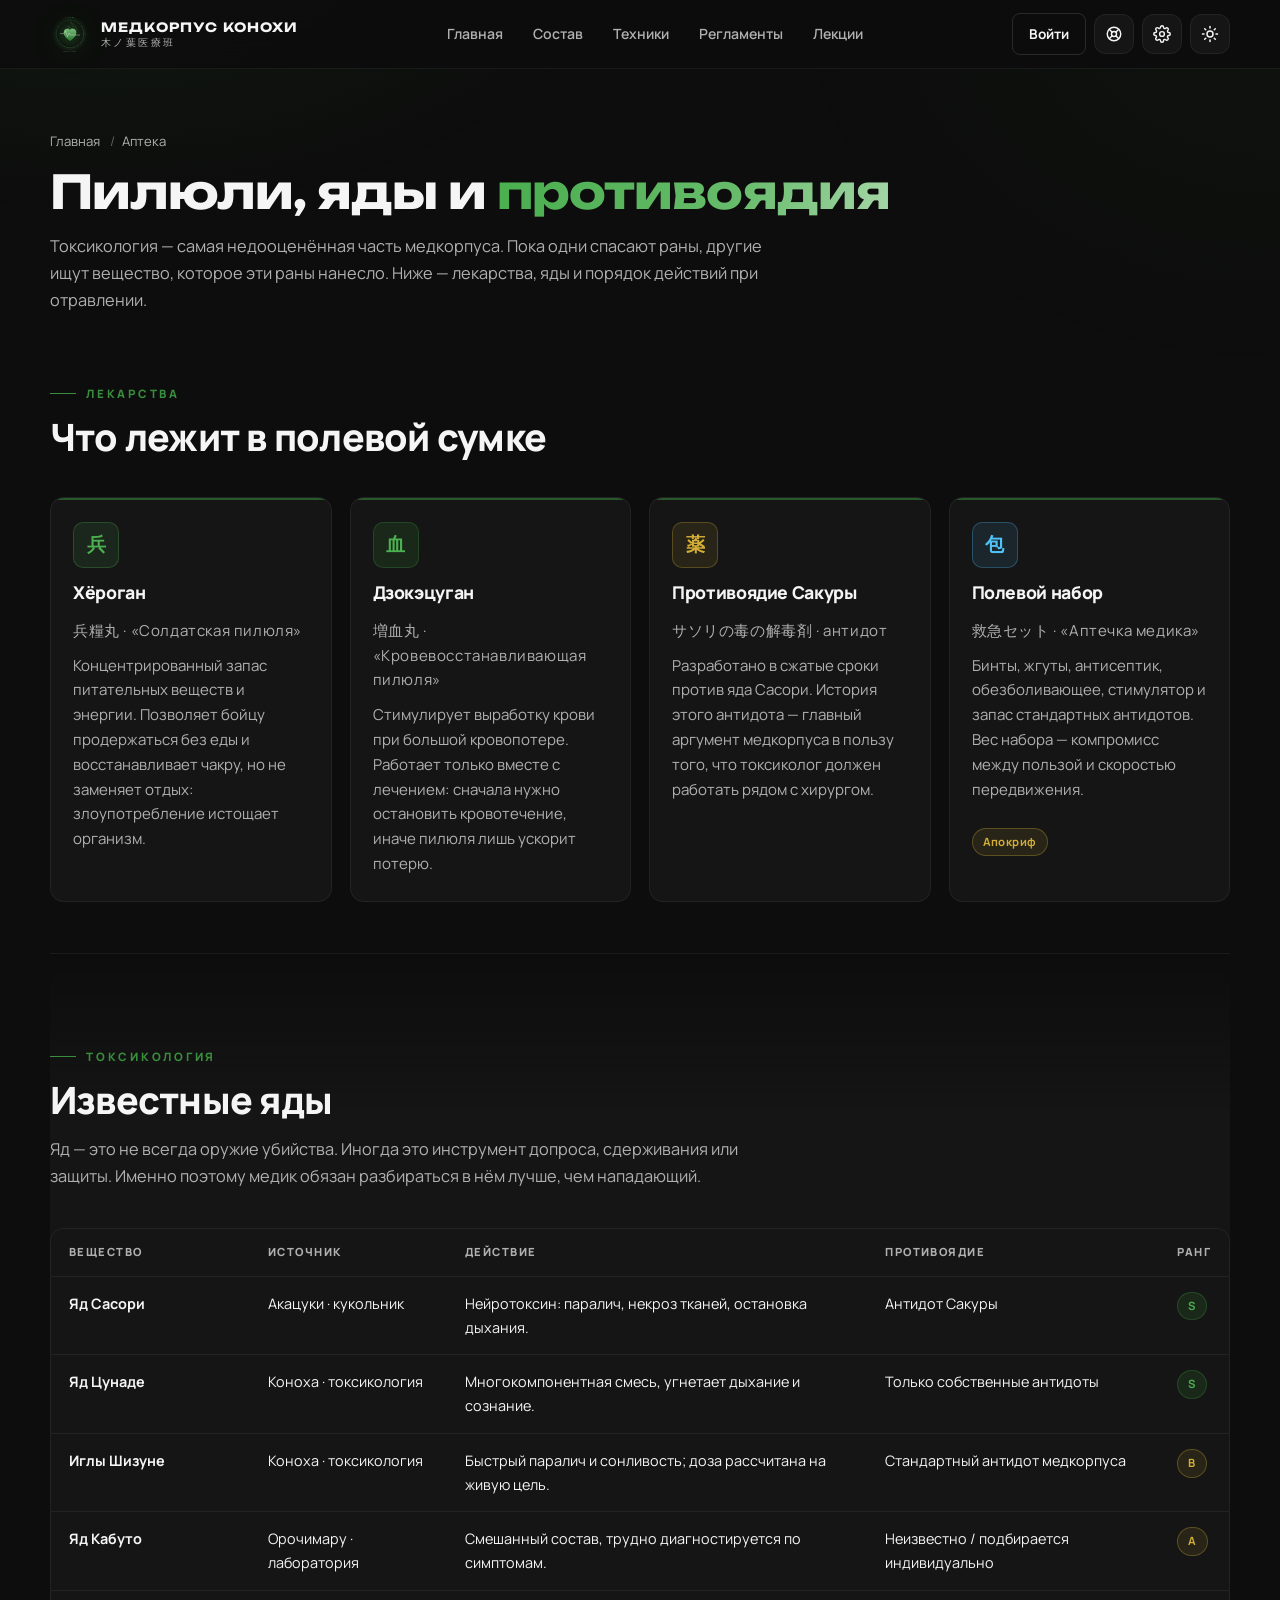
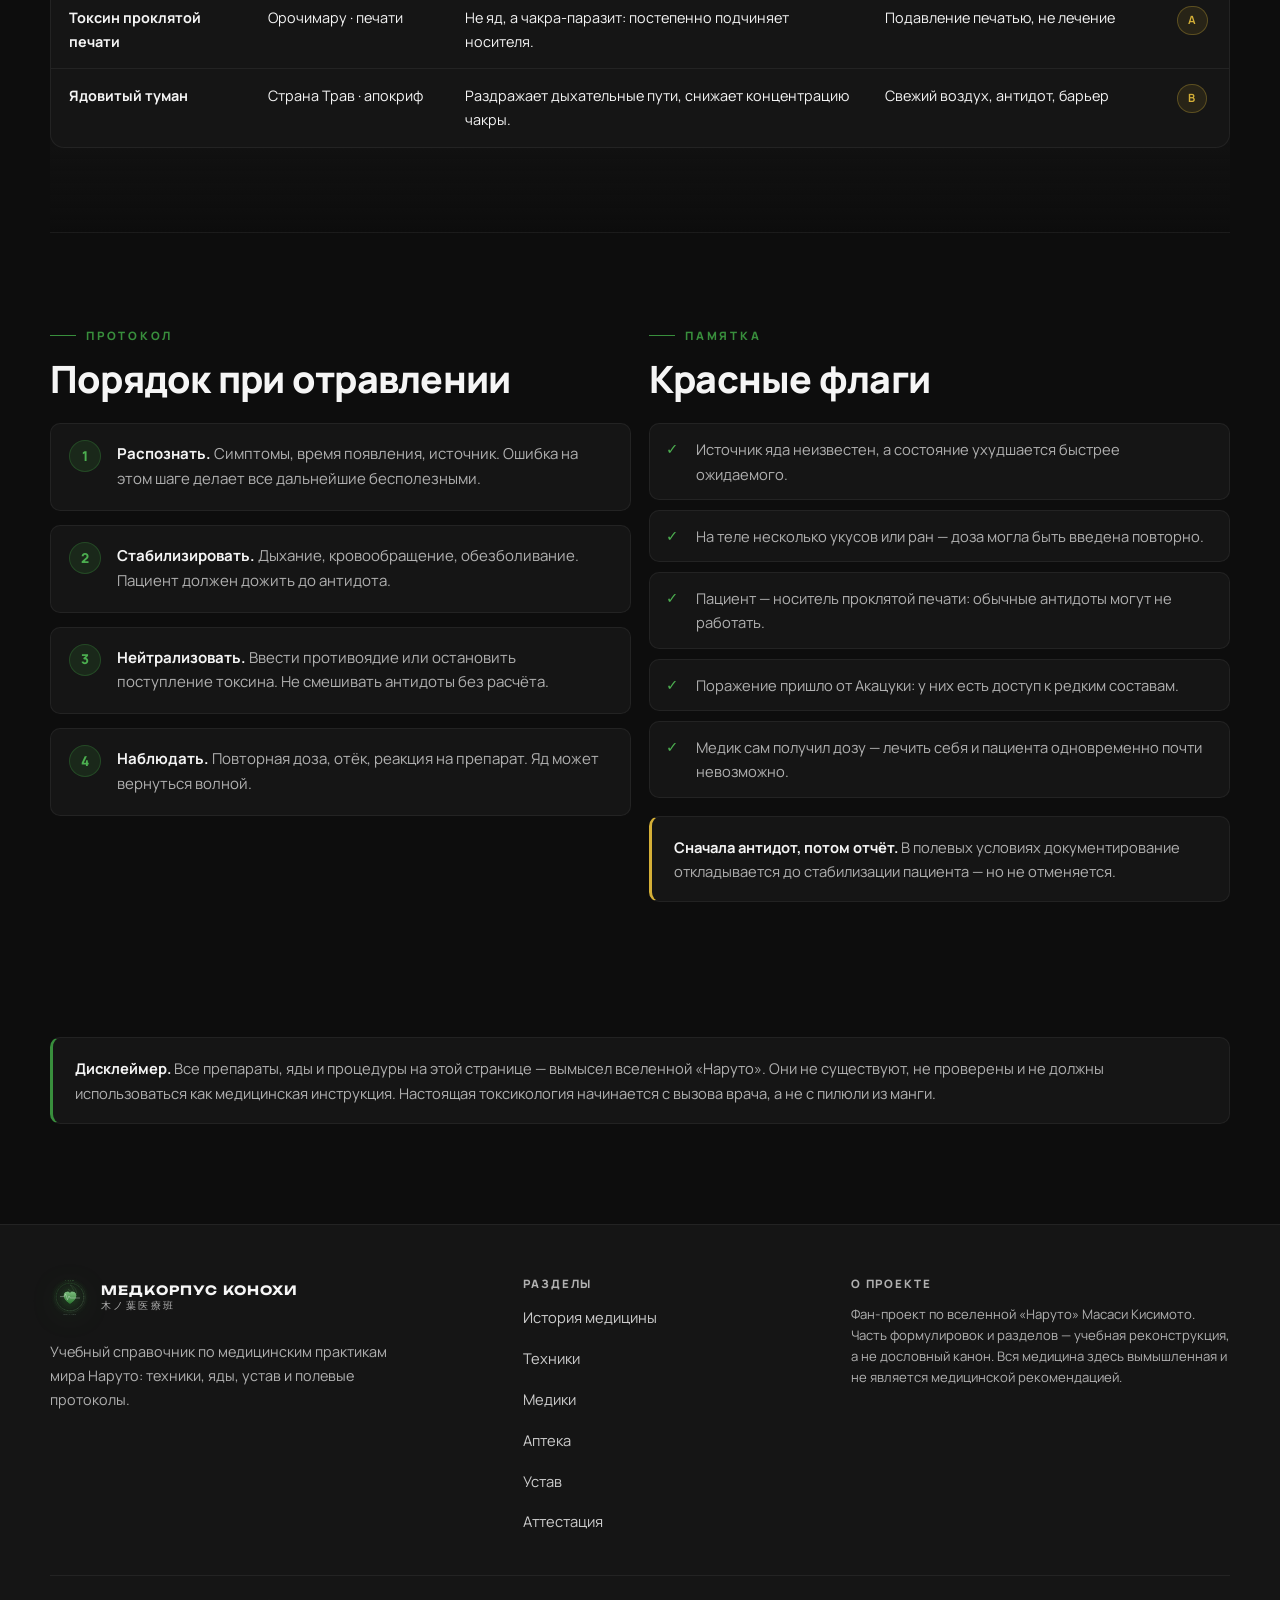
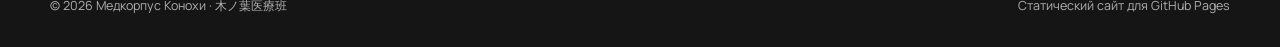
<file: apteka.html>
<!DOCTYPE html>
<html lang="ru" data-theme="dark">
<head>
  <meta charset="UTF-8">
  <meta name="viewport" content="width=device-width, initial-scale=1">
  <title>Аптека — Медкорпус Конохи</title>
  <meta name="description" content="Лекарства, яды и противоядия мира Наруто: солдатские пилюли, кровевосстанавливающие средства, яд Сасори, иглы Шизуне и полевой протокол токсикологии.">
  <link rel="icon" href="images/favicon.svg" type="image/svg+xml">
  <link rel="preconnect" href="https://fonts.googleapis.com">
  <link rel="preconnect" href="https://fonts.gstatic.com" crossorigin>
  <link href="https://fonts.googleapis.com/css2?family=Manrope:wght@400;500;600;700;800&family=Unbounded:wght@500;700;900&display=swap" rel="stylesheet">
  <link rel="stylesheet" href="css/style.css">
  <link rel="stylesheet" href="css/app.css">
  <script>
    document.documentElement.classList.add("js");
    try { var t = localStorage.getItem("medcorpus-theme"); if (t) document.documentElement.dataset.theme = t; } catch (e) {}
  </script>
  <script src="js/prefs.js"></script>
</head>
<body>
  <a class="skip-link" href="#main">Перейти к содержанию</a>

  <header class="site-header">
    <div class="header-inner">
      <a class="logo" href="index.html" aria-label="Медкорпус Конохи — на главную">
        <img class="logo-mark" src="images/emblem.svg" alt="" width="40" height="40">
        <span class="logo-text">
          <span class="logo-title">Медкорпус Конохи</span>
          <span class="logo-sub">木ノ葉医療班</span>
        </span>
      </a>
      <nav class="nav" id="nav" aria-label="Основная навигация">
        <a href="index.html">Главная</a>
        <a href="sostav.html">Состав</a>
        <a href="tehniki.html">Техники</a>
        <a href="reglament.html">Регламенты</a>
        <a href="lekcii.html">Лекции</a>
      </nav>
      <div class="header-actions">
        <button class="icon-btn" id="themeToggle" type="button" aria-label="Включить светлую тему" aria-pressed="false">
          <svg class="icon-sun" viewBox="0 0 24 24" fill="none" stroke="currentColor" stroke-width="2" stroke-linecap="round" aria-hidden="true"><circle cx="12" cy="12" r="4"></circle><path d="M12 2v2M12 20v2M2 12h2M20 12h2M4.9 4.9l1.4 1.4M17.7 17.7l1.4 1.4M19.1 4.9l-1.4 1.4M6.3 17.7l-1.4 1.4"></path></svg>
          <svg class="icon-moon" viewBox="0 0 24 24" fill="none" stroke="currentColor" stroke-width="2" stroke-linecap="round" stroke-linejoin="round" aria-hidden="true"><path d="M21 12.8A8.5 8.5 0 1 1 11.2 3a6.6 6.6 0 0 0 9.8 9.8Z"></path></svg>
        </button>
        <button class="icon-btn nav-toggle" id="navToggle" type="button" aria-label="Открыть меню" aria-expanded="false" aria-controls="nav">
          <svg viewBox="0 0 24 24" fill="none" stroke="currentColor" stroke-width="2" stroke-linecap="round" aria-hidden="true"><path d="M4 7h16M4 12h16M4 17h16"></path></svg>
        </button>
      </div>
    </div>
  </header>

  <main id="main">
    <div class="container">
      <div class="page-head">
        <p class="breadcrumb"><a href="index.html">Главная</a>
        <span>/</span>Аптека</p>
        <h1>Пилюли, яды и <span class="grad">противоядия</span></h1>
        <p class="lead">Токсикология — самая недооценённая часть медкорпуса. Пока одни спасают раны, другие ищут вещество, которое эти раны нанесло. Ниже — лекарства, яды и порядок действий при отравлении.</p>
      </div>

      <section class="section section--tight">
        <div class="section__head reveal">
          <span class="eyebrow">Лекарства</span>
          <h2>Что лежит в полевой сумке</h2>
        </div>

        <div class="grid">
          <article class="card reveal">
            <div class="kanji kanji--green">兵</div>
            <h3>Хёроган</h3>
            <p class="tech__jp">兵糧丸 · «Солдатская пилюля»</p>
            <p>Концентрированный запас питательных веществ и энергии. Позволяет бойцу продержаться без еды и восстанавливает чакру, но не заменяет отдых: злоупотребление истощает организм.</p>
          </article>

          <article class="card reveal">
            <div class="kanji">血</div>
            <h3>Дзокэцуган</h3>
            <p class="tech__jp">増血丸 · «Кровевосстанавливающая пилюля»</p>
            <p>Стимулирует выработку крови при большой кровопотере. Работает только вместе с лечением: сначала нужно остановить кровотечение, иначе пилюля лишь ускорит потерю.</p>
          </article>

          <article class="card reveal">
            <div class="kanji kanji--gold">薬</div>
            <h3>Противоядие Сакуры</h3>
            <p class="tech__jp">サソリの毒の解毒剤 · антидот</p>
            <p>Разработано в сжатые сроки против яда Сасори. История этого антидота — главный аргумент медкорпуса в пользу того, что токсиколог должен работать рядом с хирургом.</p>
          </article>

          <article class="card reveal">
            <div class="kanji kanji--cyan">包</div>
            <h3>Полевой набор</h3>
            <p class="tech__jp">救急セット · «Аптечка медика»</p>
            <p>Бинты, жгуты, антисептик, обезболивающее, стимулятор и запас стандартных антидотов. Вес набора — компромисс между пользой и скоростью передвижения.</p>
            <p><span class="tag tag--gold">Апокриф</span></p>
          </article>
        </div>
      </section>

      <section class="section section--alt">
        <div class="section__head reveal">
          <span class="eyebrow">Токсикология</span>
          <h2>Известные яды</h2>
          <p class="lead">Яд — это не всегда оружие убийства. Иногда это инструмент допроса, сдерживания или защиты. Именно поэтому медик обязан разбираться в нём лучше, чем нападающий.</p>
        </div>

        <div class="table-wrap reveal">
          <table>
            <thead>
              <tr>
                <th>Вещество</th>
                <th>Источник</th>
                <th>Действие</th>
                <th>Противоядие</th>
                <th>Ранг</th>
              </tr>
            </thead>
            <tbody>
              <tr>
                <td><strong>Яд Сасори</strong></td>
                <td>Акацуки · кукольник</td>
                <td>Нейротоксин: паралич, некроз тканей, остановка дыхания.</td>
                <td>Антидот Сакуры</td>
                <td><span class="tag tag--accent">S</span></td>
              </tr>
              <tr>
                <td><strong>Яд Цунаде</strong></td>
                <td>Коноха · токсикология</td>
                <td>Многокомпонентная смесь, угнетает дыхание и сознание.</td>
                <td>Только собственные антидоты</td>
                <td><span class="tag tag--accent">S</span></td>
              </tr>
              <tr>
                <td><strong>Иглы Шизуне</strong></td>
                <td>Коноха · токсикология</td>
                <td>Быстрый паралич и сонливость; доза рассчитана на живую цель.</td>
                <td>Стандартный антидот медкорпуса</td>
                <td><span class="tag tag--gold">B</span></td>
              </tr>
              <tr>
                <td><strong>Яд Кабуто</strong></td>
                <td>Орочимару · лаборатория</td>
                <td>Смешанный состав, трудно диагностируется по симптомам.</td>
                <td>Неизвестно / подбирается индивидуально</td>
                <td><span class="tag tag--gold">A</span></td>
              </tr>
              <tr>
                <td><strong>Токсин проклятой печати</strong></td>
                <td>Орочимару · печати</td>
                <td>Не яд, а чакра-паразит: постепенно подчиняет носителя.</td>
                <td>Подавление печатью, не лечение</td>
                <td><span class="tag tag--gold">A</span></td>
              </tr>
              <tr>
                <td><strong>Ядовитый туман</strong></td>
                <td>Страна Трав · апокриф</td>
                <td>Раздражает дыхательные пути, снижает концентрацию чакры.</td>
                <td>Свежий воздух, антидот, барьер</td>
                <td><span class="tag tag--gold">B</span></td>
              </tr>
            </tbody>
          </table>
        </div>
      </section>

      <section class="section">
        <div class="grid grid--2">
          <div class="reveal">
            <span class="eyebrow">Протокол</span>
            <h2>Порядок при отравлении</h2>
            <ol class="steps" style="margin-top:22px">
              <li><strong>Распознать.</strong> Симптомы, время появления, источник. Ошибка на этом шаге делает все дальнейшие бесполезными.</li>
              <li><strong>Стабилизировать.</strong> Дыхание, кровообращение, обезболивание. Пациент должен дожить до антидота.</li>
              <li><strong>Нейтрализовать.</strong> Ввести противоядие или остановить поступление токсина. Не смешивать антидоты без расчёта.</li>
              <li><strong>Наблюдать.</strong> Повторная доза, отёк, реакция на препарат. Яд может вернуться волной.</li>
            </ol>
          </div>

          <div class="reveal">
            <span class="eyebrow">Памятка</span>
            <h2>Красные флаги</h2>
            <ul class="checklist" style="margin-top:22px">
              <li>Источник яда неизвестен, а состояние ухудшается быстрее ожидаемого.</li>
              <li>На теле несколько укусов или ран — доза могла быть введена повторно.</li>
              <li>Пациент — носитель проклятой печати: обычные антидоты могут не работать.</li>
              <li>Поражение пришло от Акацуки: у них есть доступ к редким составам.</li>
              <li>Медик сам получил дозу — лечить себя и пациента одновременно почти невозможно.</li>
            </ul>

            <div class="callout callout--warn" style="margin-top:18px">
              <strong>Сначала антидот, потом отчёт.</strong> В полевых условиях документирование откладывается до стабилизации пациента — но не отменяется.
            </div>
          </div>
        </div>
      </section>

      <section class="section section--tight" style="padding-bottom:60px">
        <div class="callout">
          <strong>Дисклеймер.</strong> Все препараты, яды и процедуры на этой странице — вымысел вселенной «Наруто». Они не существуют, не проверены и не должны использоваться как медицинская инструкция. Настоящая токсикология начинается с вызова врача, а не с пилюли из манги.
        </div>
      </section>
    </div>
  </main>

  <footer class="site-footer">
    <div class="container">
      <div class="footer-grid">
        <div>
          <a class="logo" href="index.html" aria-label="Медкорпус Конохи — на главную">
            <img class="logo-mark" src="images/emblem.svg" alt="" width="40" height="40">
            <span class="logo-text">
              <span class="logo-title">Медкорпус Конохи</span>
              <span class="logo-sub">木ノ葉医療班</span>
            </span>
          </a>
          <p class="footer-about">Учебный справочник по медицинским практикам мира Наруто: техники, яды, устав и полевые протоколы.</p>
        </div>
        <div>
          <h4>Разделы</h4>
          <ul class="footer-links">
            <li><a href="istoriya.html">История медицины</a></li>
            <li><a href="tehniki.html">Техники</a></li>
            <li><a href="mediki.html">Медики</a></li>
            <li><a href="apteka.html">Аптека</a></li>
            <li><a href="reglament.html">Устав</a></li>
            <li><a href="quiz.html">Аттестация</a></li>
          </ul>
        </div>
        <div>
          <h4>О проекте</h4>
          <p class="footer-note">Фан-проект по вселенной «Наруто» Масаси Кисимото. Часть формулировок и разделов — учебная реконструкция, а не дословный канон. Вся медицина здесь вымышленная и не является медицинской рекомендацией.</p>
        </div>
      </div>
      <div class="footer-bottom">
        <span>© <span data-year>2026</span> Медкорпус Конохи · 木ノ葉医療班</span>
        <span>Статический сайт для GitHub Pages</span>
      </div>
    </div>
  </footer>

  <button class="to-top" id="toTop" type="button" aria-label="Наверх">↑</button>
  <script src="js/config.js" defer></script>
  <script src="js/store.js" defer></script>
  <script src="js/i18n.js" defer></script>
  <script src="js/auth.js" defer></script>
  <script src="js/settings.js" defer></script>
  <script src="js/support.js" defer></script>
  <script src="js/main.js" defer></script>
</body>
</html>
</file>
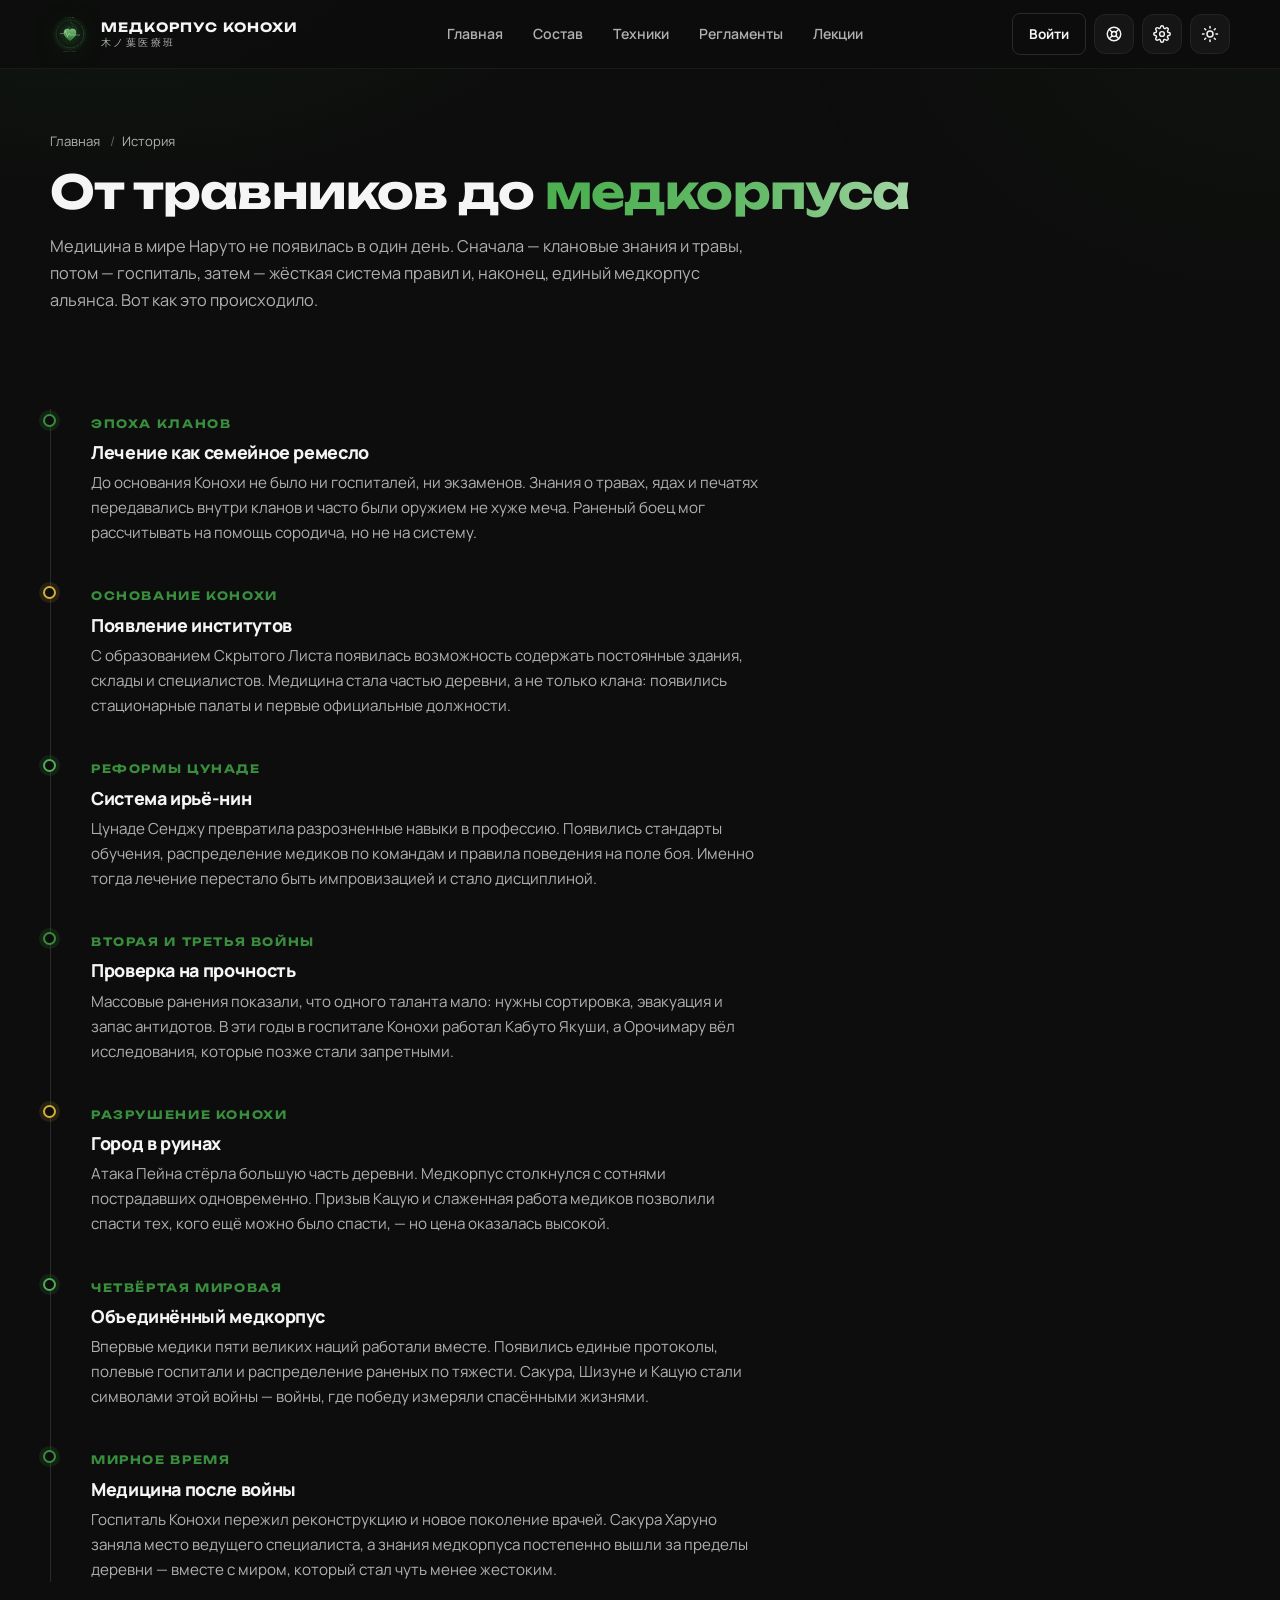
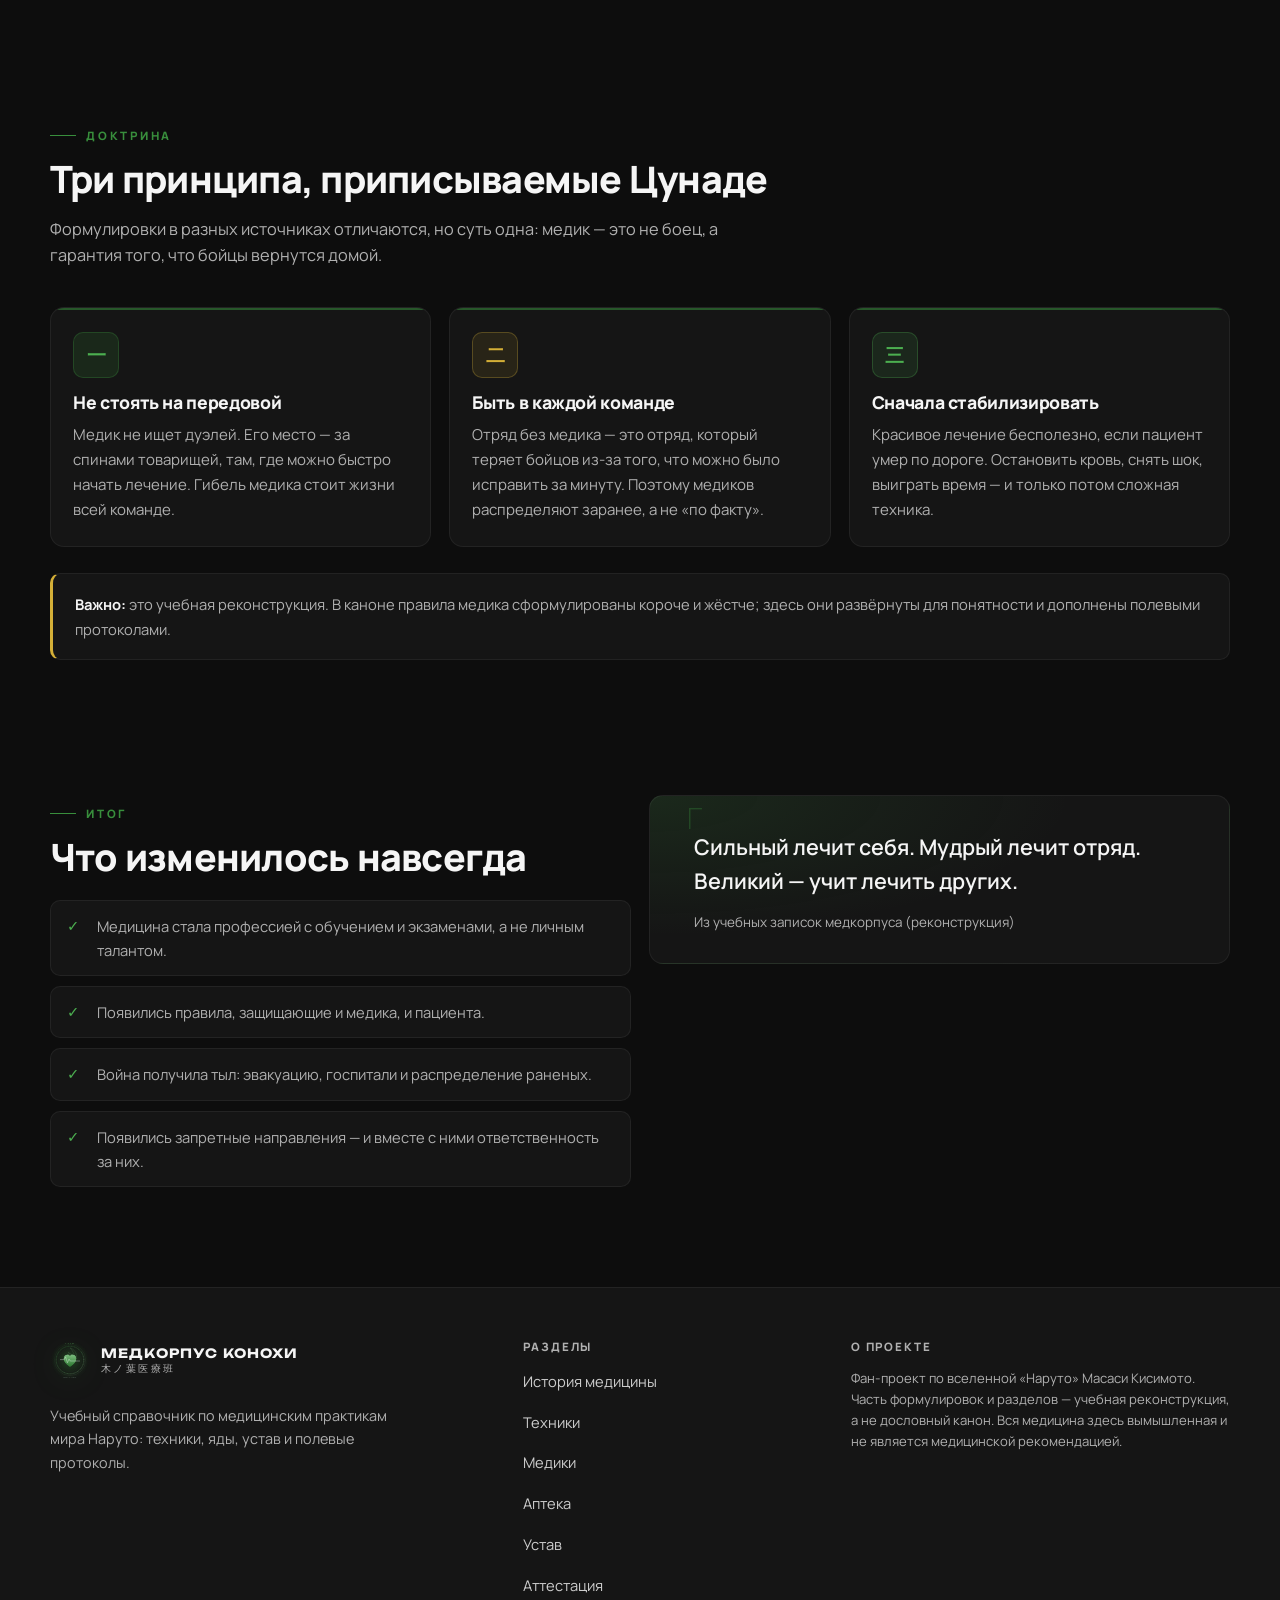
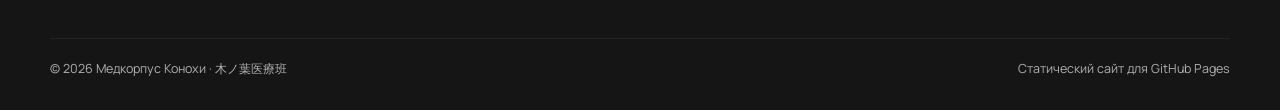
<file: istoriya.html>
<!DOCTYPE html>
<html lang="ru" data-theme="dark">
<head>
  <meta charset="UTF-8">
  <meta name="viewport" content="width=device-width, initial-scale=1">
  <title>История медицины — Медкорпус Конохи</title>
  <meta name="description" content="Как медицина мира Наруто прошла путь от клановых травников до единой системы ирьё-нин: реформы Цунаде, войны, разрушение Конохи и Четвёртая мировая война.">
  <link rel="icon" href="images/favicon.svg" type="image/svg+xml">
  <link rel="preconnect" href="https://fonts.googleapis.com">
  <link rel="preconnect" href="https://fonts.gstatic.com" crossorigin>
  <link href="https://fonts.googleapis.com/css2?family=Manrope:wght@400;500;600;700;800&family=Unbounded:wght@500;700;900&display=swap" rel="stylesheet">
  <link rel="stylesheet" href="css/style.css">
  <link rel="stylesheet" href="css/app.css">
  <script>
    document.documentElement.classList.add("js");
    try { var t = localStorage.getItem("medcorpus-theme"); if (t) document.documentElement.dataset.theme = t; } catch (e) {}
  </script>
  <script src="js/prefs.js"></script>
</head>
<body>
  <a class="skip-link" href="#main">Перейти к содержанию</a>

  <header class="site-header">
    <div class="header-inner">
      <a class="logo" href="index.html" aria-label="Медкорпус Конохи — на главную">
        <img class="logo-mark" src="images/emblem.svg" alt="" width="40" height="40">
        <span class="logo-text">
          <span class="logo-title">Медкорпус Конохи</span>
          <span class="logo-sub">木ノ葉医療班</span>
        </span>
      </a>
      <nav class="nav" id="nav" aria-label="Основная навигация">
        <a href="index.html">Главная</a>
        <a href="sostav.html">Состав</a>
        <a href="tehniki.html">Техники</a>
        <a href="reglament.html">Регламенты</a>
        <a href="lekcii.html">Лекции</a>
      </nav>
      <div class="header-actions">
        <button class="icon-btn" id="themeToggle" type="button" aria-label="Включить светлую тему" aria-pressed="false">
          <svg class="icon-sun" viewBox="0 0 24 24" fill="none" stroke="currentColor" stroke-width="2" stroke-linecap="round" aria-hidden="true"><circle cx="12" cy="12" r="4"></circle><path d="M12 2v2M12 20v2M2 12h2M20 12h2M4.9 4.9l1.4 1.4M17.7 17.7l1.4 1.4M19.1 4.9l-1.4 1.4M6.3 17.7l-1.4 1.4"></path></svg>
          <svg class="icon-moon" viewBox="0 0 24 24" fill="none" stroke="currentColor" stroke-width="2" stroke-linecap="round" stroke-linejoin="round" aria-hidden="true"><path d="M21 12.8A8.5 8.5 0 1 1 11.2 3a6.6 6.6 0 0 0 9.8 9.8Z"></path></svg>
        </button>
        <button class="icon-btn nav-toggle" id="navToggle" type="button" aria-label="Открыть меню" aria-expanded="false" aria-controls="nav">
          <svg viewBox="0 0 24 24" fill="none" stroke="currentColor" stroke-width="2" stroke-linecap="round" aria-hidden="true"><path d="M4 7h16M4 12h16M4 17h16"></path></svg>
        </button>
      </div>
    </div>
  </header>

  <main id="main">
    <div class="container">
      <nav class="page-head" aria-label="Хлебные крошки">
        <p class="breadcrumb"><a href="index.html">Главная</a>
        <span>/</span>История</p>
        <h1>От травников до <span class="grad">медкорпуса</span></h1>
        <p class="lead">Медицина в мире Наруто не появилась в один день. Сначала — клановые знания и травы, потом — госпиталь, затем — жёсткая система правил и, наконец, единый медкорпус альянса. Вот как это происходило.</p>
      </nav>

      <section class="section section--tight">
        <div class="timeline">
          <article class="timeline__item reveal">
            <span class="timeline__year">Эпоха кланов</span>
            <h3>Лечение как семейное ремесло</h3>
            <p>До основания Конохи не было ни госпиталей, ни экзаменов. Знания о травах, ядах и печатях передавались внутри кланов и часто были оружием не хуже меча. Раненый боец мог рассчитывать на помощь сородича, но не на систему.</p>
          </article>

          <article class="timeline__item reveal">
            <span class="timeline__year">Основание Конохи</span>
            <h3>Появление институтов</h3>
            <p>С образованием Скрытого Листа появилась возможность содержать постоянные здания, склады и специалистов. Медицина стала частью деревни, а не только клана: появились стационарные палаты и первые официальные должности.</p>
          </article>

          <article class="timeline__item reveal">
            <span class="timeline__year">Реформы Цунаде</span>
            <h3>Система ирьё-нин</h3>
            <p>Цунаде Сенджу превратила разрозненные навыки в профессию. Появились стандарты обучения, распределение медиков по командам и правила поведения на поле боя. Именно тогда лечение перестало быть импровизацией и стало дисциплиной.</p>
          </article>

          <article class="timeline__item reveal">
            <span class="timeline__year">Вторая и Третья войны</span>
            <h3>Проверка на прочность</h3>
            <p>Массовые ранения показали, что одного таланта мало: нужны сортировка, эвакуация и запас антидотов. В эти годы в госпитале Конохи работал Кабуто Якуши, а Орочимару вёл исследования, которые позже стали запретными.</p>
          </article>

          <article class="timeline__item reveal">
            <span class="timeline__year">Разрушение Конохи</span>
            <h3>Город в руинах</h3>
            <p>Атака Пейна стёрла большую часть деревни. Медкорпус столкнулся с сотнями пострадавших одновременно. Призыв Кацую и слаженная работа медиков позволили спасти тех, кого ещё можно было спасти, — но цена оказалась высокой.</p>
          </article>

          <article class="timeline__item reveal">
            <span class="timeline__year">Четвёртая мировая</span>
            <h3>Объединённый медкорпус</h3>
            <p>Впервые медики пяти великих наций работали вместе. Появились единые протоколы, полевые госпитали и распределение раненых по тяжести. Сакура, Шизуне и Кацую стали символами этой войны — войны, где победу измеряли спасёнными жизнями.</p>
          </article>

          <article class="timeline__item reveal">
            <span class="timeline__year">Мирное время</span>
            <h3>Медицина после войны</h3>
            <p>Госпиталь Конохи пережил реконструкцию и новое поколение врачей. Сакура Харуно заняла место ведущего специалиста, а знания медкорпуса постепенно вышли за пределы деревни — вместе с миром, который стал чуть менее жестоким.</p>
          </article>
        </div>
      </section>

      <section class="section">
        <div class="section__head reveal">
          <span class="eyebrow">Доктрина</span>
          <h2>Три принципа, приписываемые Цунаде</h2>
          <p class="lead">Формулировки в разных источниках отличаются, но суть одна: медик — это не боец, а гарантия того, что бойцы вернутся домой.</p>
        </div>

        <div class="grid">
          <article class="card reveal">
            <div class="kanji">一</div>
            <h3>Не стоять на передовой</h3>
            <p>Медик не ищет дуэлей. Его место — за спинами товарищей, там, где можно быстро начать лечение. Гибель медика стоит жизни всей команде.</p>
          </article>
          <article class="card reveal">
            <div class="kanji kanji--gold">二</div>
            <h3>Быть в каждой команде</h3>
            <p>Отряд без медика — это отряд, который теряет бойцов из-за того, что можно было исправить за минуту. Поэтому медиков распределяют заранее, а не «по факту».</p>
          </article>
          <article class="card reveal">
            <div class="kanji kanji--green">三</div>
            <h3>Сначала стабилизировать</h3>
            <p>Красивое лечение бесполезно, если пациент умер по дороге. Остановить кровь, снять шок, выиграть время — и только потом сложная техника.</p>
          </article>
        </div>

        <div class="callout callout--warn" style="margin-top:26px">
          <strong>Важно:</strong> это учебная реконструкция. В каноне правила медика сформулированы короче и жёстче; здесь они развёрнуты для понятности и дополнены полевыми протоколами.
        </div>
      </section>

      <section class="section section--tight" style="padding-bottom:60px">
        <div class="grid grid--2">
          <div class="reveal">
            <span class="eyebrow">Итог</span>
            <h2>Что изменилось навсегда</h2>
            <ul class="checklist" style="margin-top:20px">
              <li>Медицина стала профессией с обучением и экзаменами, а не личным талантом.</li>
              <li>Появились правила, защищающие и медика, и пациента.</li>
              <li>Война получила тыл: эвакуацию, госпитали и распределение раненых.</li>
              <li>Появились запретные направления — и вместе с ними ответственность за них.</li>
            </ul>
          </div>
          <div class="reveal">
            <figure class="quote">
              <blockquote>Сильный лечит себя. Мудрый лечит отряд. Великий — учит лечить других.</blockquote>
              <figcaption>Из учебных записок медкорпуса (реконструкция)</figcaption>
            </figure>
          </div>
        </div>
      </section>
    </div>
  </main>

  <footer class="site-footer">
    <div class="container">
      <div class="footer-grid">
        <div>
          <a class="logo" href="index.html" aria-label="Медкорпус Конохи — на главную">
            <img class="logo-mark" src="images/emblem.svg" alt="" width="40" height="40">
            <span class="logo-text">
              <span class="logo-title">Медкорпус Конохи</span>
              <span class="logo-sub">木ノ葉医療班</span>
            </span>
          </a>
          <p class="footer-about">Учебный справочник по медицинским практикам мира Наруто: техники, яды, устав и полевые протоколы.</p>
        </div>
        <div>
          <h4>Разделы</h4>
          <ul class="footer-links">
            <li><a href="istoriya.html">История медицины</a></li>
            <li><a href="tehniki.html">Техники</a></li>
            <li><a href="mediki.html">Медики</a></li>
            <li><a href="apteka.html">Аптека</a></li>
            <li><a href="reglament.html">Устав</a></li>
            <li><a href="quiz.html">Аттестация</a></li>
          </ul>
        </div>
        <div>
          <h4>О проекте</h4>
          <p class="footer-note">Фан-проект по вселенной «Наруто» Масаси Кисимото. Часть формулировок и разделов — учебная реконструкция, а не дословный канон. Вся медицина здесь вымышленная и не является медицинской рекомендацией.</p>
        </div>
      </div>
      <div class="footer-bottom">
        <span>© <span data-year>2026</span> Медкорпус Конохи · 木ノ葉医療班</span>
        <span>Статический сайт для GitHub Pages</span>
      </div>
    </div>
  </footer>

  <button class="to-top" id="toTop" type="button" aria-label="Наверх">↑</button>
  <script src="js/config.js" defer></script>
  <script src="js/store.js" defer></script>
  <script src="js/i18n.js" defer></script>
  <script src="js/auth.js" defer></script>
  <script src="js/settings.js" defer></script>
  <script src="js/support.js" defer></script>
  <script src="js/main.js" defer></script>
</body>
</html>
</file>
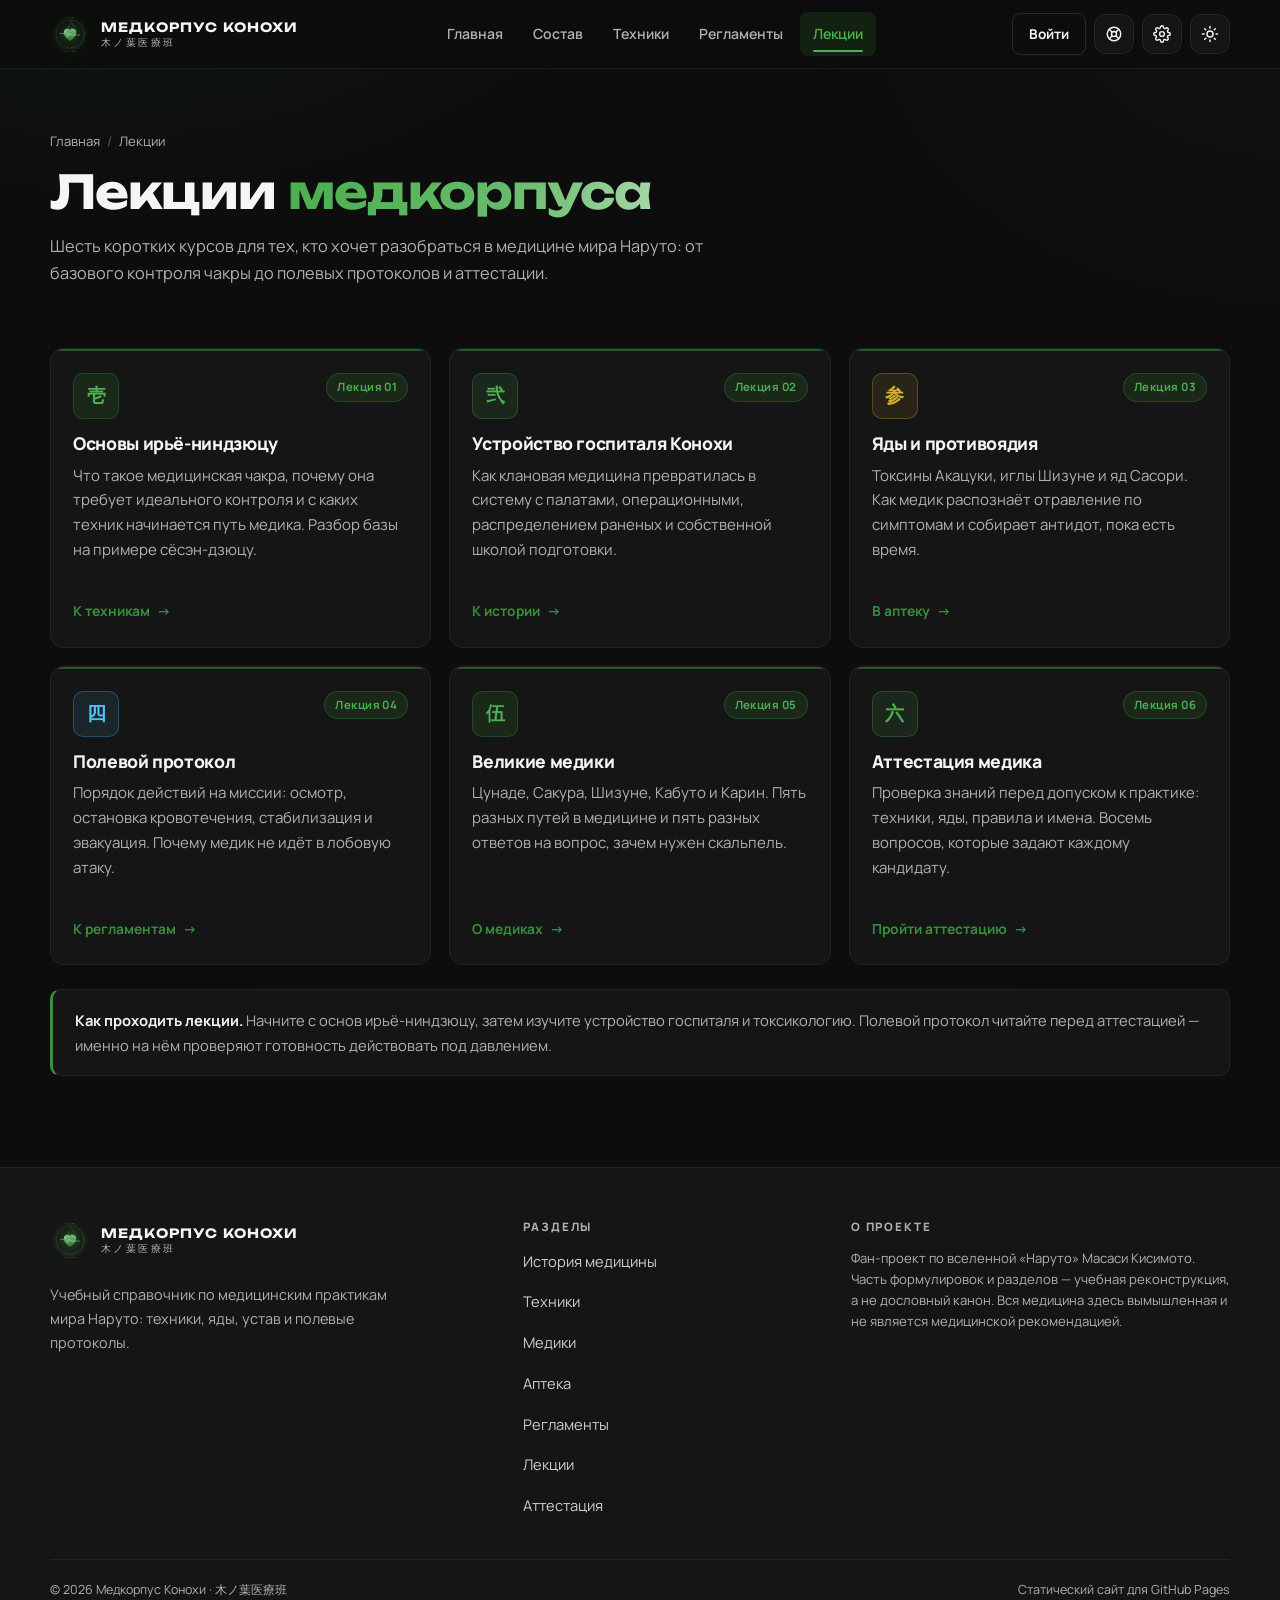
<file: lekcii.html>
<!DOCTYPE html>
<html lang="ru" data-theme="dark">
<head>
  <meta charset="UTF-8">
  <meta name="viewport" content="width=device-width, initial-scale=1">
  <title>Лекции — Медкорпус Конохи</title>
  <meta name="description" content="Лекции медкорпуса Конохи: основы ирьё-ниндзюцу, устройство госпиталя, токсикология, полевые протоколы и подготовка медика.">
  <link rel="icon" href="images/favicon.svg" type="image/svg+xml">
  <link rel="preconnect" href="https://fonts.googleapis.com">
  <link rel="preconnect" href="https://fonts.gstatic.com" crossorigin>
  <link href="https://fonts.googleapis.com/css2?family=Manrope:wght@400;500;600;700;800&family=Unbounded:wght@500;700;900&display=swap" rel="stylesheet">
  <link rel="stylesheet" href="css/style.css">
  <link rel="stylesheet" href="css/app.css">
  <script>
    document.documentElement.classList.add("js");
    try { var t = localStorage.getItem("medcorpus-theme"); if (t) document.documentElement.dataset.theme = t; } catch (e) {}
  </script>
  <script src="js/prefs.js"></script>
</head>
<body>
  <a class="skip-link" href="#main">Перейти к содержанию</a>

  <header class="site-header">
    <div class="header-inner">
      <a class="logo" href="index.html" aria-label="Медкорпус Конохи — на главную">
        <img class="logo-mark" src="images/emblem.svg" alt="" width="40" height="40">
        <span class="logo-text">
          <span class="logo-title">Медкорпус Конохи</span>
          <span class="logo-sub">木ノ葉医療班</span>
        </span>
      </a>
      <nav class="nav" id="nav" aria-label="Основная навигация">
        <a href="index.html">Главная</a>
        <a href="sostav.html">Состав</a>
        <a href="tehniki.html">Техники</a>
        <a href="reglament.html">Регламенты</a>
        <a href="lekcii.html">Лекции</a>
      </nav>
      <div class="header-actions">
        <button class="icon-btn" id="themeToggle" type="button" aria-label="Включить светлую тему" aria-pressed="false">
          <svg class="icon-sun" viewBox="0 0 24 24" fill="none" stroke="currentColor" stroke-width="2" stroke-linecap="round" aria-hidden="true"><circle cx="12" cy="12" r="4"></circle><path d="M12 2v2M12 20v2M2 12h2M20 12h2M4.9 4.9l1.4 1.4M17.7 17.7l1.4 1.4M19.1 4.9l-1.4 1.4M6.3 17.7l-1.4 1.4"></path></svg>
          <svg class="icon-moon" viewBox="0 0 24 24" fill="none" stroke="currentColor" stroke-width="2" stroke-linecap="round" stroke-linejoin="round" aria-hidden="true"><path d="M21 12.8A8.5 8.5 0 1 1 11.2 3a6.6 6.6 0 0 0 9.8 9.8Z"></path></svg>
        </button>
        <button class="icon-btn nav-toggle" id="navToggle" type="button" aria-label="Открыть меню" aria-expanded="false" aria-controls="nav">
          <svg viewBox="0 0 24 24" fill="none" stroke="currentColor" stroke-width="2" stroke-linecap="round" aria-hidden="true"><path d="M4 7h16M4 12h16M4 17h16"></path></svg>
        </button>
      </div>
    </div>
  </header>

  <main id="main">
    <div class="container">
      <div class="page-head">
        <p class="breadcrumb"><a href="index.html">Главная</a><span>/</span>Лекции</p>
        <h1>Лекции <span class="grad">медкорпуса</span></h1>
        <p class="lead">Шесть коротких курсов для тех, кто хочет разобраться в медицине мира Наруто: от базового контроля чакры до полевых протоколов и аттестации.</p>
      </div>

      <section class="section section--tight">
        <div class="grid grid--wide">
          <article class="card reveal">
            <div class="tech__head">
              <div class="kanji">壱</div>
              <span class="tag tag--accent">Лекция 01</span>
            </div>
            <h3>Основы ирьё-ниндзюцу</h3>
            <p>Что такое медицинская чакра, почему она требует идеального контроля и с каких техник начинается путь медика. Разбор базы на примере сёсэн-дзюцу.</p>
            <a class="link-more" href="tehniki.html">К техникам</a>
          </article>

          <article class="card reveal">
            <div class="tech__head">
              <div class="kanji kanji--green">弐</div>
              <span class="tag tag--accent">Лекция 02</span>
            </div>
            <h3>Устройство госпиталя Конохи</h3>
            <p>Как клановая медицина превратилась в систему с палатами, операционными, распределением раненых и собственной школой подготовки.</p>
            <a class="link-more" href="istoriya.html">К истории</a>
          </article>

          <article class="card reveal">
            <div class="tech__head">
              <div class="kanji kanji--gold">参</div>
              <span class="tag tag--accent">Лекция 03</span>
            </div>
            <h3>Яды и противоядия</h3>
            <p>Токсины Акацуки, иглы Шизуне и яд Сасори. Как медик распознаёт отравление по симптомам и собирает антидот, пока есть время.</p>
            <a class="link-more" href="apteka.html">В аптеку</a>
          </article>

          <article class="card reveal">
            <div class="tech__head">
              <div class="kanji kanji--cyan">四</div>
              <span class="tag tag--accent">Лекция 04</span>
            </div>
            <h3>Полевой протокол</h3>
            <p>Порядок действий на миссии: осмотр, остановка кровотечения, стабилизация и эвакуация. Почему медик не идёт в лобовую атаку.</p>
            <a class="link-more" href="reglament.html">К регламентам</a>
          </article>

          <article class="card reveal">
            <div class="tech__head">
              <div class="kanji">伍</div>
              <span class="tag tag--accent">Лекция 05</span>
            </div>
            <h3>Великие медики</h3>
            <p>Цунаде, Сакура, Шизуне, Кабуто и Карин. Пять разных путей в медицине и пять разных ответов на вопрос, зачем нужен скальпель.</p>
            <a class="link-more" href="mediki.html">О медиках</a>
          </article>

          <article class="card reveal">
            <div class="tech__head">
              <div class="kanji kanji--green">六</div>
              <span class="tag tag--accent">Лекция 06</span>
            </div>
            <h3>Аттестация медика</h3>
            <p>Проверка знаний перед допуском к практике: техники, яды, правила и имена. Восемь вопросов, которые задают каждому кандидату.</p>
            <a class="link-more" href="quiz.html">Пройти аттестацию</a>
          </article>
        </div>

        <div class="callout" style="margin-top:24px">
          <strong>Как проходить лекции.</strong> Начните с основ ирьё-ниндзюцу, затем изучите устройство госпиталя и токсикологию. Полевой протокол читайте перед аттестацией — именно на нём проверяют готовность действовать под давлением.
        </div>
      </section>
    </div>
  </main>

  <footer class="site-footer">
    <div class="container">
      <div class="footer-grid">
        <div>
          <a class="logo" href="index.html" aria-label="Медкорпус Конохи — на главную">
            <img class="logo-mark" src="images/emblem.svg" alt="" width="40" height="40">
            <span class="logo-text">
              <span class="logo-title">Медкорпус Конохи</span>
              <span class="logo-sub">木ノ葉医療班</span>
            </span>
          </a>
          <p class="footer-about">Учебный справочник по медицинским практикам мира Наруто: техники, яды, устав и полевые протоколы.</p>
        </div>
        <div>
          <h4>Разделы</h4>
          <ul class="footer-links">
            <li><a href="istoriya.html">История медицины</a></li>
            <li><a href="tehniki.html">Техники</a></li>
            <li><a href="mediki.html">Медики</a></li>
            <li><a href="apteka.html">Аптека</a></li>
            <li><a href="reglament.html">Регламенты</a></li>
            <li><a href="lekcii.html">Лекции</a></li>
            <li><a href="quiz.html">Аттестация</a></li>
          </ul>
        </div>
        <div>
          <h4>О проекте</h4>
          <p class="footer-note">Фан-проект по вселенной «Наруто» Масаси Кисимото. Часть формулировок и разделов — учебная реконструкция, а не дословный канон. Вся медицина здесь вымышленная и не является медицинской рекомендацией.</p>
        </div>
      </div>
      <div class="footer-bottom">
        <span>© <span data-year>2026</span> Медкорпус Конохи · 木ノ葉医療班</span>
        <span>Статический сайт для GitHub Pages</span>
      </div>
    </div>
  </footer>

  <button class="to-top" id="toTop" type="button" aria-label="Наверх">↑</button>
  <script src="js/config.js" defer></script>
  <script src="js/store.js" defer></script>
  <script src="js/i18n.js" defer></script>
  <script src="js/auth.js" defer></script>
  <script src="js/settings.js" defer></script>
  <script src="js/support.js" defer></script>
  <script src="js/main.js" defer></script>
</body>
</html>
</file>
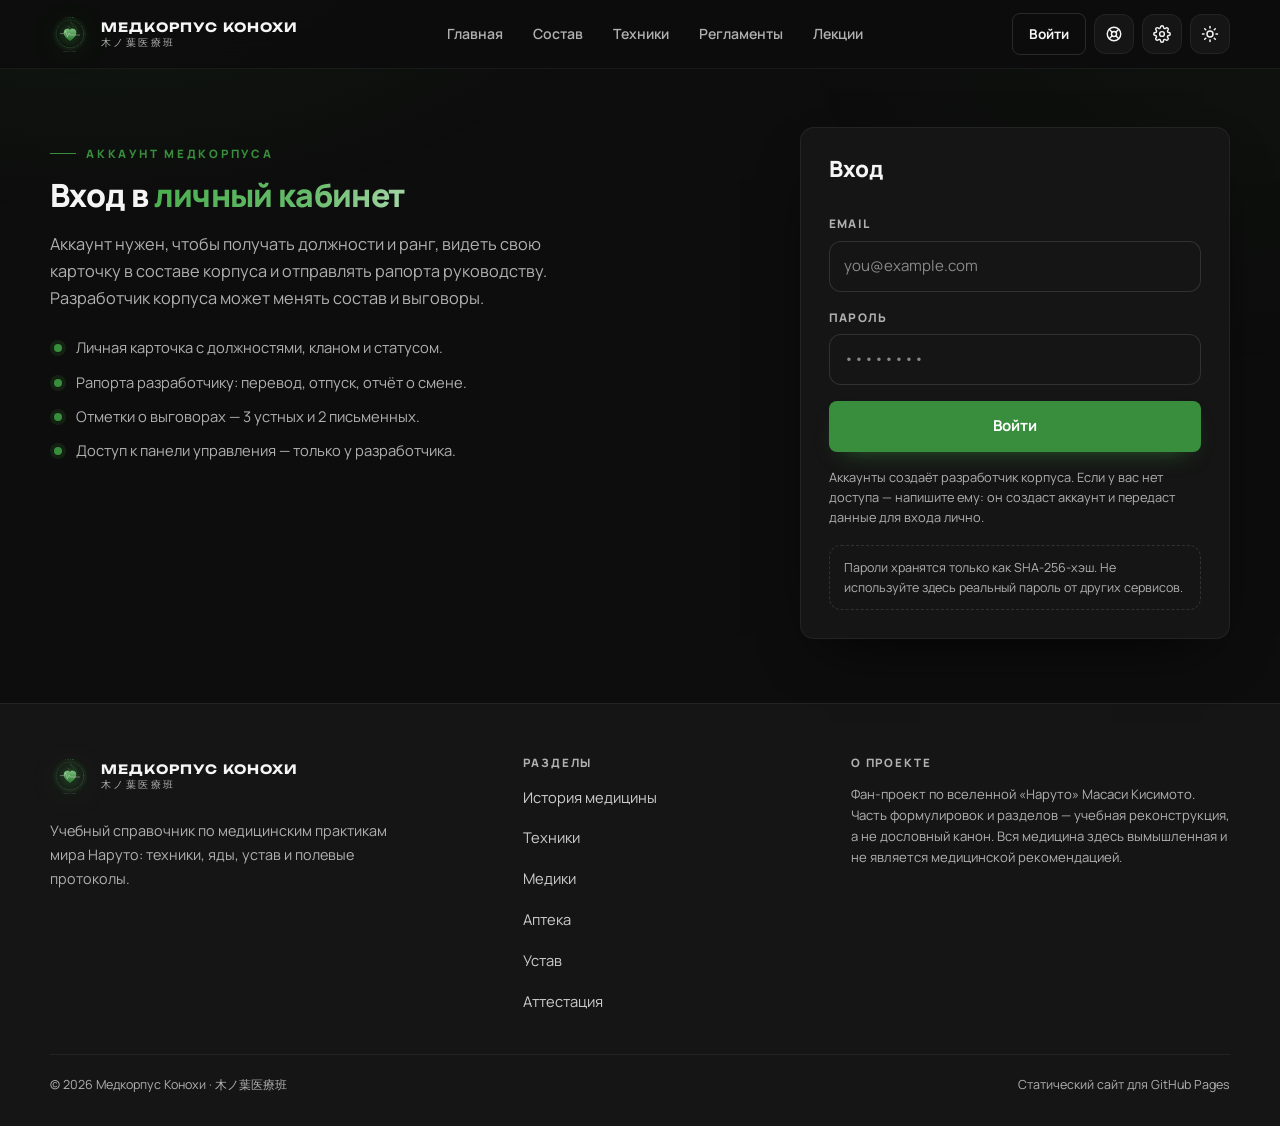
<file: login.html>
<!DOCTYPE html>
<html lang="ru" data-theme="dark">
<head>
  <meta charset="UTF-8">
  <meta name="viewport" content="width=device-width, initial-scale=1">
  <title>Вход в аккаунт — Медкорпус Конохи</title>
  <meta name="description" content="Вход в медкорпус Конохи: личный кабинет, рапорта и доступ к панели разработчика.">
  <link rel="icon" href="images/favicon.svg" type="image/svg+xml">
  <link rel="preconnect" href="https://fonts.googleapis.com">
  <link rel="preconnect" href="https://fonts.gstatic.com" crossorigin>
  <link href="https://fonts.googleapis.com/css2?family=Manrope:wght@400;500;600;700;800&family=Unbounded:wght@500;700;900&display=swap" rel="stylesheet">
  <link rel="stylesheet" href="css/style.css">
  <link rel="stylesheet" href="css/app.css">
  <script>
    document.documentElement.classList.add("js");
    try { var t = localStorage.getItem("medcorpus-theme"); if (t) document.documentElement.dataset.theme = t; } catch (e) {}
  </script>
  <script src="js/prefs.js"></script>
</head>
<body>
  <a class="skip-link" href="#main">Перейти к содержанию</a>

  <header class="site-header">
    <div class="header-inner">
      <a class="logo" href="index.html" aria-label="Медкорпус Конохи — на главную">
        <img class="logo-mark" src="images/emblem.svg" alt="" width="40" height="40">
        <span class="logo-text">
          <span class="logo-title">Медкорпус Конохи</span>
          <span class="logo-sub">木ノ葉医療班</span>
        </span>
      </a>
      <nav class="nav" id="nav" aria-label="Основная навигация">
        <a href="index.html">Главная</a>
        <a href="sostav.html">Состав</a>
        <a href="tehniki.html">Техники</a>
        <a href="reglament.html">Регламенты</a>
        <a href="lekcii.html">Лекции</a>
      </nav>
      <div class="header-actions">
        <button class="icon-btn" id="themeToggle" type="button" aria-label="Включить светлую тему" aria-pressed="false">
          <svg class="icon-sun" viewBox="0 0 24 24" fill="none" stroke="currentColor" stroke-width="2" stroke-linecap="round" aria-hidden="true"><circle cx="12" cy="12" r="4"></circle><path d="M12 2v2M12 20v2M2 12h2M20 12h2M4.9 4.9l1.4 1.4M17.7 17.7l1.4 1.4M19.1 4.9l-1.4 1.4M6.3 17.7l-1.4 1.4"></path></svg>
          <svg class="icon-moon" viewBox="0 0 24 24" fill="none" stroke="currentColor" stroke-width="2" stroke-linecap="round" stroke-linejoin="round" aria-hidden="true"><path d="M21 12.8A8.5 8.5 0 1 1 11.2 3a6.6 6.6 0 0 0 9.8 9.8Z"></path></svg>
        </button>
        <button class="icon-btn nav-toggle" id="navToggle" type="button" aria-label="Открыть меню" aria-expanded="false" aria-controls="nav">
          <svg viewBox="0 0 24 24" fill="none" stroke="currentColor" stroke-width="2" stroke-linecap="round" aria-hidden="true"><path d="M4 7h16M4 12h16M4 17h16"></path></svg>
        </button>
      </div>
    </div>
  </header>

  <main id="main">
    <div class="container">
      <div class="auth-layout">
        <div class="auth-intro reveal">
          <span class="eyebrow">Аккаунт медкорпуса</span>
          <h1>Вход в <span class="grad">личный кабинет</span></h1>
          <p class="lead">Аккаунт нужен, чтобы получать должности и ранг, видеть свою карточку в составе корпуса и отправлять рапорта руководству. Разработчик корпуса может менять состав и выговоры.</p>
          <ul class="auth-points">
            <li>Личная карточка с должностями, кланом и статусом.</li>
            <li>Рапорта разработчику: перевод, отпуск, отчёт о смене.</li>
            <li>Отметки о выговорах — 3 устных и 2 письменных.</li>
            <li>Доступ к панели управления — только у разработчика.</li>
          </ul>
        </div>

        <div class="auth-panel reveal">
          <div class="auth-forms">
            <form class="form is-active" id="loginForm" novalidate aria-labelledby="loginTitle">
              <h2 class="auth-title" id="loginTitle">Вход</h2>
              <p class="form-error" hidden></p>
              <div class="field">
                <label for="loginEmail">Email</label>
                <input id="loginEmail" name="email" type="email" autocomplete="email" required placeholder="you@example.com">
              </div>
              <div class="field">
                <label for="loginPassword">Пароль</label>
                <input id="loginPassword" name="password" type="password" autocomplete="current-password" required placeholder="••••••••">
              </div>
              <button class="btn btn--primary" type="submit">Войти</button>
              <p class="form-note">Аккаунты создаёт разработчик корпуса. Если у вас нет доступа — напишите ему: он создаст аккаунт и передаст данные для входа лично.</p>
            </form>
          </div>

          <div class="auth-demo">
            Пароли хранятся только как SHA-256-хэш. Не используйте здесь реальный пароль от других сервисов.
          </div>
        </div>
      </div>
    </div>
  </main>

  <footer class="site-footer">
    <div class="container">
      <div class="footer-grid">
        <div>
          <a class="logo" href="index.html" aria-label="Медкорпус Конохи — на главную">
            <img class="logo-mark" src="images/emblem.svg" alt="" width="40" height="40">
            <span class="logo-text">
              <span class="logo-title">Медкорпус Конохи</span>
              <span class="logo-sub">木ノ葉医療班</span>
            </span>
          </a>
          <p class="footer-about">Учебный справочник по медицинским практикам мира Наруто: техники, яды, устав и полевые протоколы.</p>
        </div>
        <div>
          <h4>Разделы</h4>
          <ul class="footer-links">
            <li><a href="istoriya.html">История медицины</a></li>
            <li><a href="tehniki.html">Техники</a></li>
            <li><a href="mediki.html">Медики</a></li>
            <li><a href="apteka.html">Аптека</a></li>
            <li><a href="reglament.html">Устав</a></li>
            <li><a href="quiz.html">Аттестация</a></li>
          </ul>
        </div>
        <div>
          <h4>О проекте</h4>
          <p class="footer-note">Фан-проект по вселенной «Наруто» Масаси Кисимото. Часть формулировок и разделов — учебная реконструкция, а не дословный канон. Вся медицина здесь вымышленная и не является медицинской рекомендацией.</p>
        </div>
      </div>
      <div class="footer-bottom">
        <span>© <span data-year>2026</span> Медкорпус Конохи · 木ノ葉医療班</span>
        <span>Статический сайт для GitHub Pages</span>
      </div>
    </div>
  </footer>

  <button class="to-top" id="toTop" type="button" aria-label="Наверх">↑</button>
  <script src="js/config.js" defer></script>
  <script src="js/store.js" defer></script>
  <script src="js/i18n.js" defer></script>
  <script src="js/auth.js" defer></script>
  <script src="js/settings.js" defer></script>
  <script src="js/support.js" defer></script>
  <script src="js/main.js" defer></script>
  <script src="js/login.js" defer></script>
</body>
</html>
</file>
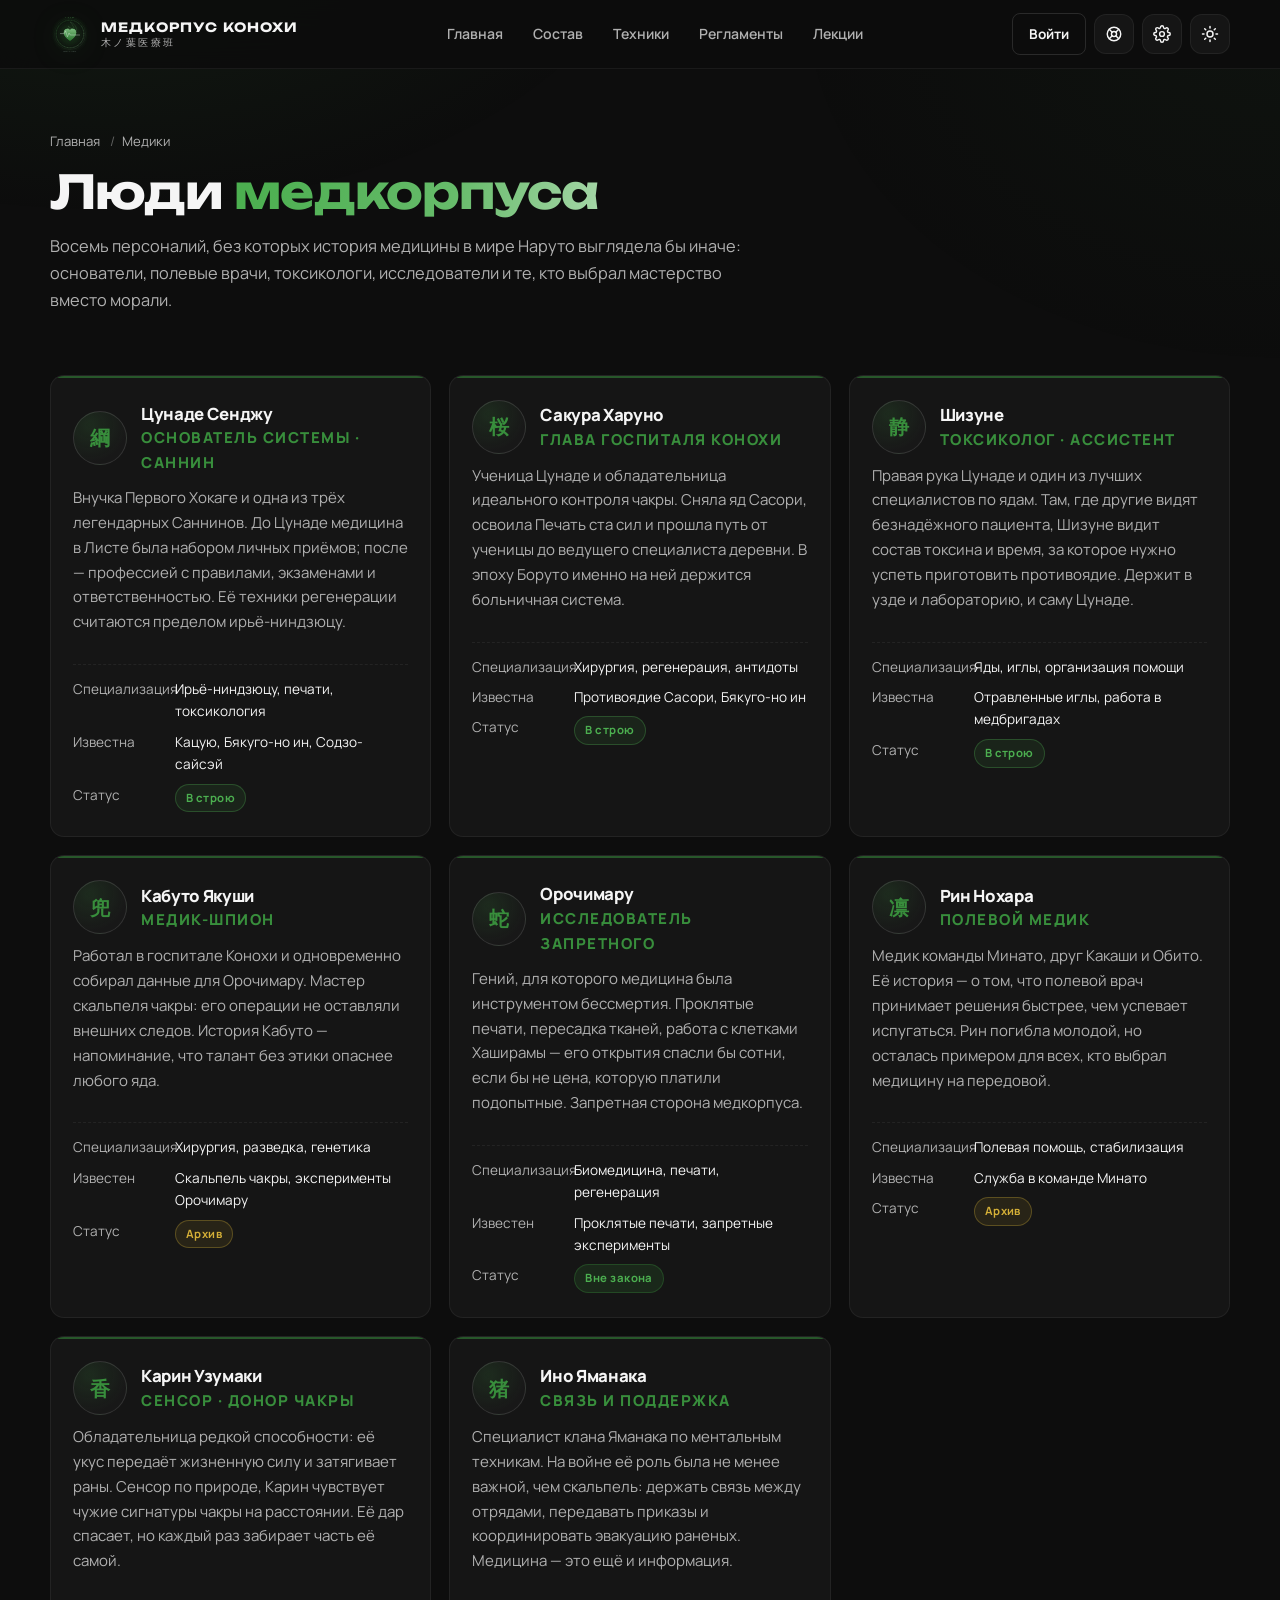
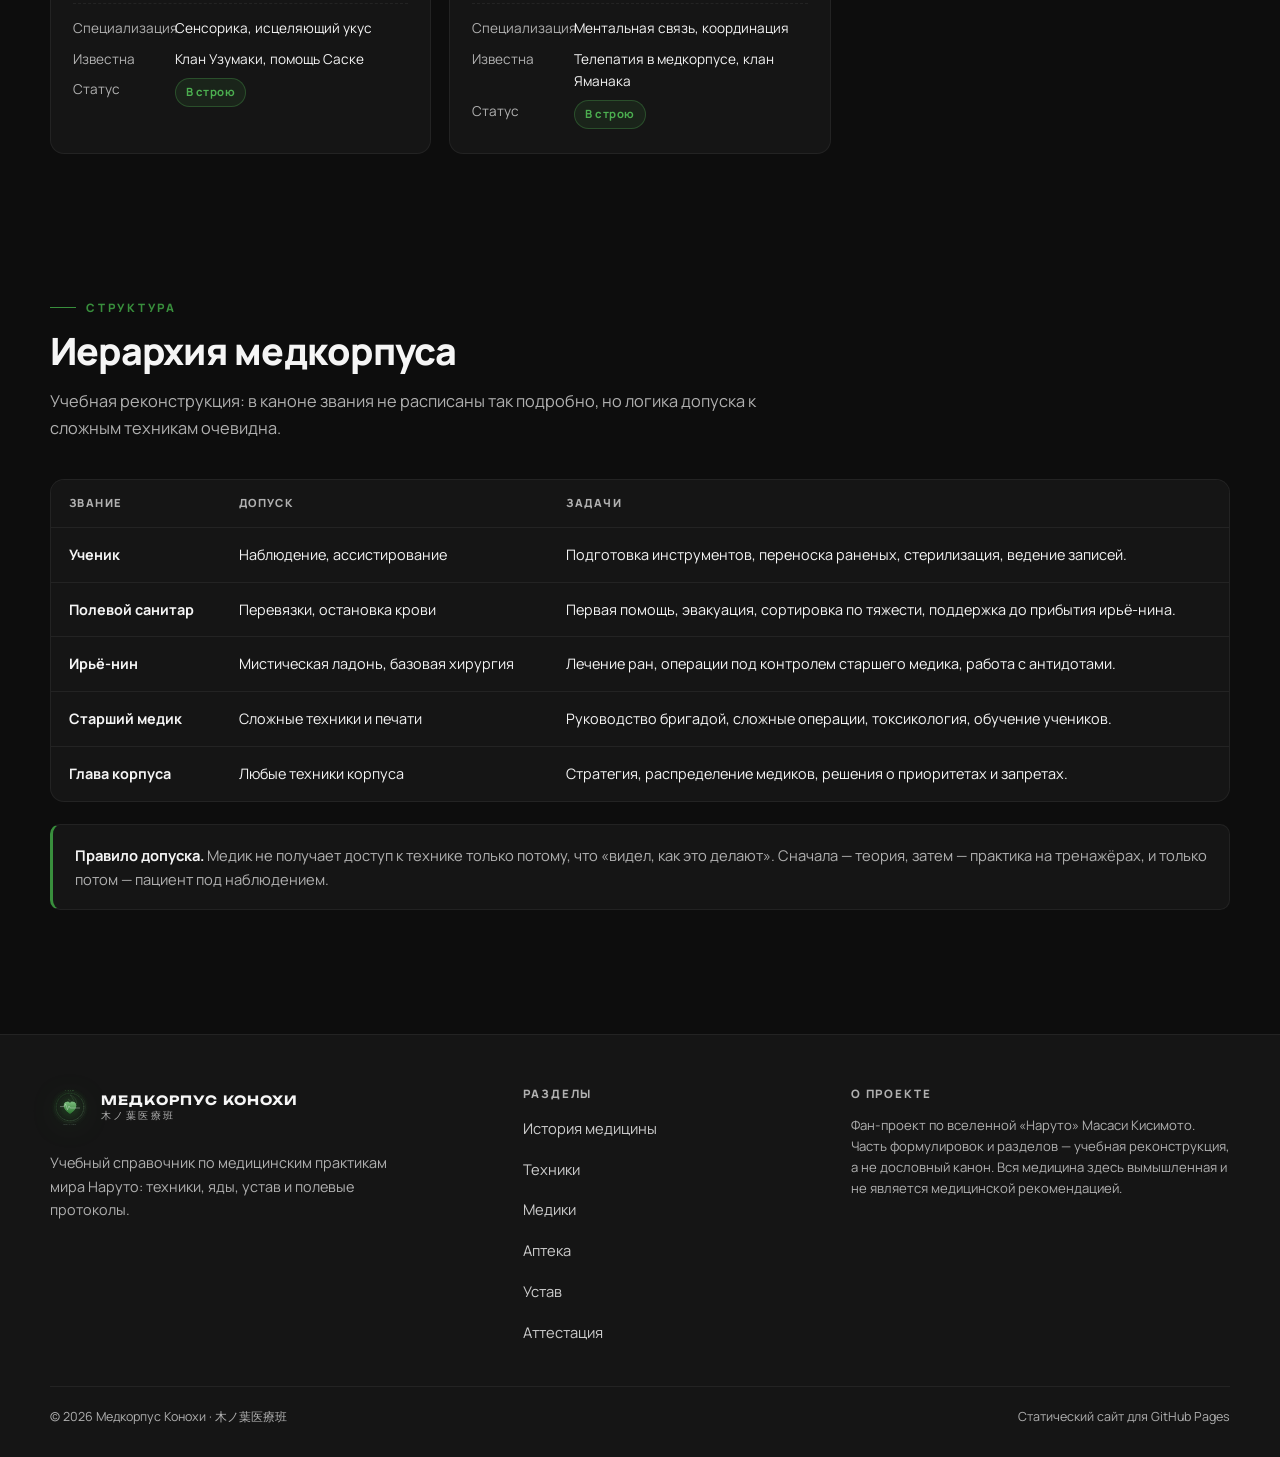
<file: mediki.html>
<!DOCTYPE html>
<html lang="ru" data-theme="dark">
<head>
  <meta charset="UTF-8">
  <meta name="viewport" content="width=device-width, initial-scale=1">
  <title>Медики — Медкорпус Конохи</title>
  <meta name="description" content="Персоналии медицины мира Наруто: Цунаде, Сакура, Шизуне, Кабуто, Орочимару, Рин, Карин и Ино. Роли, специализация и вклад в медкорпус.">
  <link rel="icon" href="images/favicon.svg" type="image/svg+xml">
  <link rel="preconnect" href="https://fonts.googleapis.com">
  <link rel="preconnect" href="https://fonts.gstatic.com" crossorigin>
  <link href="https://fonts.googleapis.com/css2?family=Manrope:wght@400;500;600;700;800&family=Unbounded:wght@500;700;900&display=swap" rel="stylesheet">
  <link rel="stylesheet" href="css/style.css">
  <link rel="stylesheet" href="css/app.css">
  <script>
    document.documentElement.classList.add("js");
    try { var t = localStorage.getItem("medcorpus-theme"); if (t) document.documentElement.dataset.theme = t; } catch (e) {}
  </script>
  <script src="js/prefs.js"></script>
</head>
<body>
  <a class="skip-link" href="#main">Перейти к содержанию</a>

  <header class="site-header">
    <div class="header-inner">
      <a class="logo" href="index.html" aria-label="Медкорпус Конохи — на главную">
        <img class="logo-mark" src="images/emblem.svg" alt="" width="40" height="40">
        <span class="logo-text">
          <span class="logo-title">Медкорпус Конохи</span>
          <span class="logo-sub">木ノ葉医療班</span>
        </span>
      </a>
      <nav class="nav" id="nav" aria-label="Основная навигация">
        <a href="index.html">Главная</a>
        <a href="sostav.html">Состав</a>
        <a href="tehniki.html">Техники</a>
        <a href="reglament.html">Регламенты</a>
        <a href="lekcii.html">Лекции</a>
      </nav>
      <div class="header-actions">
        <button class="icon-btn" id="themeToggle" type="button" aria-label="Включить светлую тему" aria-pressed="false">
          <svg class="icon-sun" viewBox="0 0 24 24" fill="none" stroke="currentColor" stroke-width="2" stroke-linecap="round" aria-hidden="true"><circle cx="12" cy="12" r="4"></circle><path d="M12 2v2M12 20v2M2 12h2M20 12h2M4.9 4.9l1.4 1.4M17.7 17.7l1.4 1.4M19.1 4.9l-1.4 1.4M6.3 17.7l-1.4 1.4"></path></svg>
          <svg class="icon-moon" viewBox="0 0 24 24" fill="none" stroke="currentColor" stroke-width="2" stroke-linecap="round" stroke-linejoin="round" aria-hidden="true"><path d="M21 12.8A8.5 8.5 0 1 1 11.2 3a6.6 6.6 0 0 0 9.8 9.8Z"></path></svg>
        </button>
        <button class="icon-btn nav-toggle" id="navToggle" type="button" aria-label="Открыть меню" aria-expanded="false" aria-controls="nav">
          <svg viewBox="0 0 24 24" fill="none" stroke="currentColor" stroke-width="2" stroke-linecap="round" aria-hidden="true"><path d="M4 7h16M4 12h16M4 17h16"></path></svg>
        </button>
      </div>
    </div>
  </header>

  <main id="main">
    <div class="container">
      <div class="page-head">
        <p class="breadcrumb"><a href="index.html">Главная</a>
        <span>/</span>Медики</p>
        <h1>Люди <span class="grad">медкорпуса</span></h1>
        <p class="lead">Восемь персоналий, без которых история медицины в мире Наруто выглядела бы иначе: основатели, полевые врачи, токсикологи, исследователи и те, кто выбрал мастерство вместо морали.</p>
      </div>

      <section class="section section--tight">
        <div class="grid grid--2">
          <article class="card person reveal">
            <div class="person__top">
              <div class="person__avatar" aria-hidden="true">綱</div>
              <div>
                <h3>Цунаде Сенджу</h3>
                <p class="person__role">Основатель системы · Саннин</p>
              </div>
            </div>
            <p>Внучка Первого Хокаге и одна из трёх легендарных Саннинов. До Цунаде медицина в Листе была набором личных приёмов; после — профессией с правилами, экзаменами и ответственностью. Её техники регенерации считаются пределом ирьё-ниндзюцу.</p>
            <dl class="person__facts">
              <div><dt>Специализация</dt><dd>Ирьё-ниндзюцу, печати, токсикология</dd></div>
              <div><dt>Известна</dt><dd>Кацую, Бякуго-но ин, Содзо-сайсэй</dd></div>
              <div><dt>Статус</dt><dd><span class="tag tag--green">В строю</span></dd></div>
            </dl>
          </article>

          <article class="card person reveal">
            <div class="person__top">
              <div class="person__avatar" aria-hidden="true">桜</div>
              <div>
                <h3>Сакура Харуно</h3>
                <p class="person__role">Глава госпиталя Конохи</p>
              </div>
            </div>
            <p>Ученица Цунаде и обладательница идеального контроля чакры. Сняла яд Сасори, освоила Печать ста сил и прошла путь от ученицы до ведущего специалиста деревни. В эпоху Боруто именно на ней держится больничная система.</p>
            <dl class="person__facts">
              <div><dt>Специализация</dt><dd>Хирургия, регенерация, антидоты</dd></div>
              <div><dt>Известна</dt><dd>Противоядие Сасори, Бякуго-но ин</dd></div>
              <div><dt>Статус</dt><dd><span class="tag tag--green">В строю</span></dd></div>
            </dl>
          </article>

          <article class="card person reveal">
            <div class="person__top">
              <div class="person__avatar" aria-hidden="true">静</div>
              <div>
                <h3>Шизуне</h3>
                <p class="person__role">Токсиколог · ассистент</p>
              </div>
            </div>
            <p>Правая рука Цунаде и один из лучших специалистов по ядам. Там, где другие видят безнадёжного пациента, Шизуне видит состав токсина и время, за которое нужно успеть приготовить противоядие. Держит в узде и лабораторию, и саму Цунаде.</p>
            <dl class="person__facts">
              <div><dt>Специализация</dt><dd>Яды, иглы, организация помощи</dd></div>
              <div><dt>Известна</dt><dd>Отравленные иглы, работа в медбригадах</dd></div>
              <div><dt>Статус</dt><dd><span class="tag tag--green">В строю</span></dd></div>
            </dl>
          </article>

          <article class="card person reveal">
            <div class="person__top">
              <div class="person__avatar" aria-hidden="true">兜</div>
              <div>
                <h3>Кабуто Якуши</h3>
                <p class="person__role">Медик-шпион</p>
              </div>
            </div>
            <p>Работал в госпитале Конохи и одновременно собирал данные для Орочимару. Мастер скальпеля чакры: его операции не оставляли внешних следов. История Кабуто — напоминание, что талант без этики опаснее любого яда.</p>
            <dl class="person__facts">
              <div><dt>Специализация</dt><dd>Хирургия, разведка, генетика</dd></div>
              <div><dt>Известен</dt><dd>Скальпель чакры, эксперименты Орочимару</dd></div>
              <div><dt>Статус</dt><dd><span class="tag tag--gold">Архив</span></dd></div>
            </dl>
          </article>

          <article class="card person reveal">
            <div class="person__top">
              <div class="person__avatar" aria-hidden="true">蛇</div>
              <div>
                <h3>Орочимару</h3>
                <p class="person__role">Исследователь запретного</p>
              </div>
            </div>
            <p>Гений, для которого медицина была инструментом бессмертия. Проклятые печати, пересадка тканей, работа с клетками Хаширамы — его открытия спасли бы сотни, если бы не цена, которую платили подопытные. Запретная сторона медкорпуса.</p>
            <dl class="person__facts">
              <div><dt>Специализация</dt><dd>Биомедицина, печати, регенерация</dd></div>
              <div><dt>Известен</dt><dd>Проклятые печати, запретные эксперименты</dd></div>
              <div><dt>Статус</dt><dd><span class="tag tag--accent">Вне закона</span></dd></div>
            </dl>
          </article>

          <article class="card person reveal">
            <div class="person__top">
              <div class="person__avatar" aria-hidden="true">凛</div>
              <div>
                <h3>Рин Нохара</h3>
                <p class="person__role">Полевой медик</p>
              </div>
            </div>
            <p>Медик команды Минато, друг Какаши и Обито. Её история — о том, что полевой врач принимает решения быстрее, чем успевает испугаться. Рин погибла молодой, но осталась примером для всех, кто выбрал медицину на передовой.</p>
            <dl class="person__facts">
              <div><dt>Специализация</dt><dd>Полевая помощь, стабилизация</dd></div>
              <div><dt>Известна</dt><dd>Служба в команде Минато</dd></div>
              <div><dt>Статус</dt><dd><span class="tag tag--gold">Архив</span></dd></div>
            </dl>
          </article>

          <article class="card person reveal">
            <div class="person__top">
              <div class="person__avatar" aria-hidden="true">香</div>
              <div>
                <h3>Карин Узумаки</h3>
                <p class="person__role">Сенсор · донор чакры</p>
              </div>
            </div>
            <p>Обладательница редкой способности: её укус передаёт жизненную силу и затягивает раны. Сенсор по природе, Карин чувствует чужие сигнатуры чакры на расстоянии. Её дар спасает, но каждый раз забирает часть её самой.</p>
            <dl class="person__facts">
              <div><dt>Специализация</dt><dd>Сенсорика, исцеляющий укус</dd></div>
              <div><dt>Известна</dt><dd>Клан Узумаки, помощь Саске</dd></div>
              <div><dt>Статус</dt><dd><span class="tag tag--green">В строю</span></dd></div>
            </dl>
          </article>

          <article class="card person reveal">
            <div class="person__top">
              <div class="person__avatar" aria-hidden="true">猪</div>
              <div>
                <h3>Ино Яманака</h3>
                <p class="person__role">Связь и поддержка</p>
              </div>
            </div>
            <p>Специалист клана Яманака по ментальным техникам. На войне её роль была не менее важной, чем скальпель: держать связь между отрядами, передавать приказы и координировать эвакуацию раненых. Медицина — это ещё и информация.</p>
            <dl class="person__facts">
              <div><dt>Специализация</dt><dd>Ментальная связь, координация</dd></div>
              <div><dt>Известна</dt><dd>Телепатия в медкорпусе, клан Яманака</dd></div>
              <div><dt>Статус</dt><dd><span class="tag tag--green">В строю</span></dd></div>
            </dl>
          </article>
        </div>
      </section>

      <section class="section">
        <div class="section__head reveal">
          <span class="eyebrow">Структура</span>
          <h2>Иерархия медкорпуса</h2>
          <p class="lead">Учебная реконструкция: в каноне звания не расписаны так подробно, но логика допуска к сложным техникам очевидна.</p>
        </div>

        <div class="table-wrap reveal">
          <table>
            <thead>
              <tr>
                <th>Звание</th>
                <th>Допуск</th>
                <th>Задачи</th>
              </tr>
            </thead>
            <tbody>
              <tr>
                <td><strong>Ученик</strong></td>
                <td>Наблюдение, ассистирование</td>
                <td>Подготовка инструментов, переноска раненых, стерилизация, ведение записей.</td>
              </tr>
              <tr>
                <td><strong>Полевой санитар</strong></td>
                <td>Перевязки, остановка крови</td>
                <td>Первая помощь, эвакуация, сортировка по тяжести, поддержка до прибытия ирьё-нина.</td>
              </tr>
              <tr>
                <td><strong>Ирьё-нин</strong></td>
                <td>Мистическая ладонь, базовая хирургия</td>
                <td>Лечение ран, операции под контролем старшего медика, работа с антидотами.</td>
              </tr>
              <tr>
                <td><strong>Старший медик</strong></td>
                <td>Сложные техники и печати</td>
                <td>Руководство бригадой, сложные операции, токсикология, обучение учеников.</td>
              </tr>
              <tr>
                <td><strong>Глава корпуса</strong></td>
                <td>Любые техники корпуса</td>
                <td>Стратегия, распределение медиков, решения о приоритетах и запретах.</td>
              </tr>
            </tbody>
          </table>
        </div>

        <div class="callout" style="margin-top:22px">
          <strong>Правило допуска.</strong> Медик не получает доступ к технике только потому, что «видел, как это делают». Сначала — теория, затем — практика на тренажёрах, и только потом — пациент под наблюдением.
        </div>
      </section>
    </div>
  </main>

  <footer class="site-footer">
    <div class="container">
      <div class="footer-grid">
        <div>
          <a class="logo" href="index.html" aria-label="Медкорпус Конохи — на главную">
            <img class="logo-mark" src="images/emblem.svg" alt="" width="40" height="40">
            <span class="logo-text">
              <span class="logo-title">Медкорпус Конохи</span>
              <span class="logo-sub">木ノ葉医療班</span>
            </span>
          </a>
          <p class="footer-about">Учебный справочник по медицинским практикам мира Наруто: техники, яды, устав и полевые протоколы.</p>
        </div>
        <div>
          <h4>Разделы</h4>
          <ul class="footer-links">
            <li><a href="istoriya.html">История медицины</a></li>
            <li><a href="tehniki.html">Техники</a></li>
            <li><a href="mediki.html">Медики</a></li>
            <li><a href="apteka.html">Аптека</a></li>
            <li><a href="reglament.html">Устав</a></li>
            <li><a href="quiz.html">Аттестация</a></li>
          </ul>
        </div>
        <div>
          <h4>О проекте</h4>
          <p class="footer-note">Фан-проект по вселенной «Наруто» Масаси Кисимото. Часть формулировок и разделов — учебная реконструкция, а не дословный канон. Вся медицина здесь вымышленная и не является медицинской рекомендацией.</p>
        </div>
      </div>
      <div class="footer-bottom">
        <span>© <span data-year>2026</span> Медкорпус Конохи · 木ノ葉医療班</span>
        <span>Статический сайт для GitHub Pages</span>
      </div>
    </div>
  </footer>

  <button class="to-top" id="toTop" type="button" aria-label="Наверх">↑</button>
  <script src="js/config.js" defer></script>
  <script src="js/store.js" defer></script>
  <script src="js/i18n.js" defer></script>
  <script src="js/auth.js" defer></script>
  <script src="js/settings.js" defer></script>
  <script src="js/support.js" defer></script>
  <script src="js/main.js" defer></script>
</body>
</html>
</file>
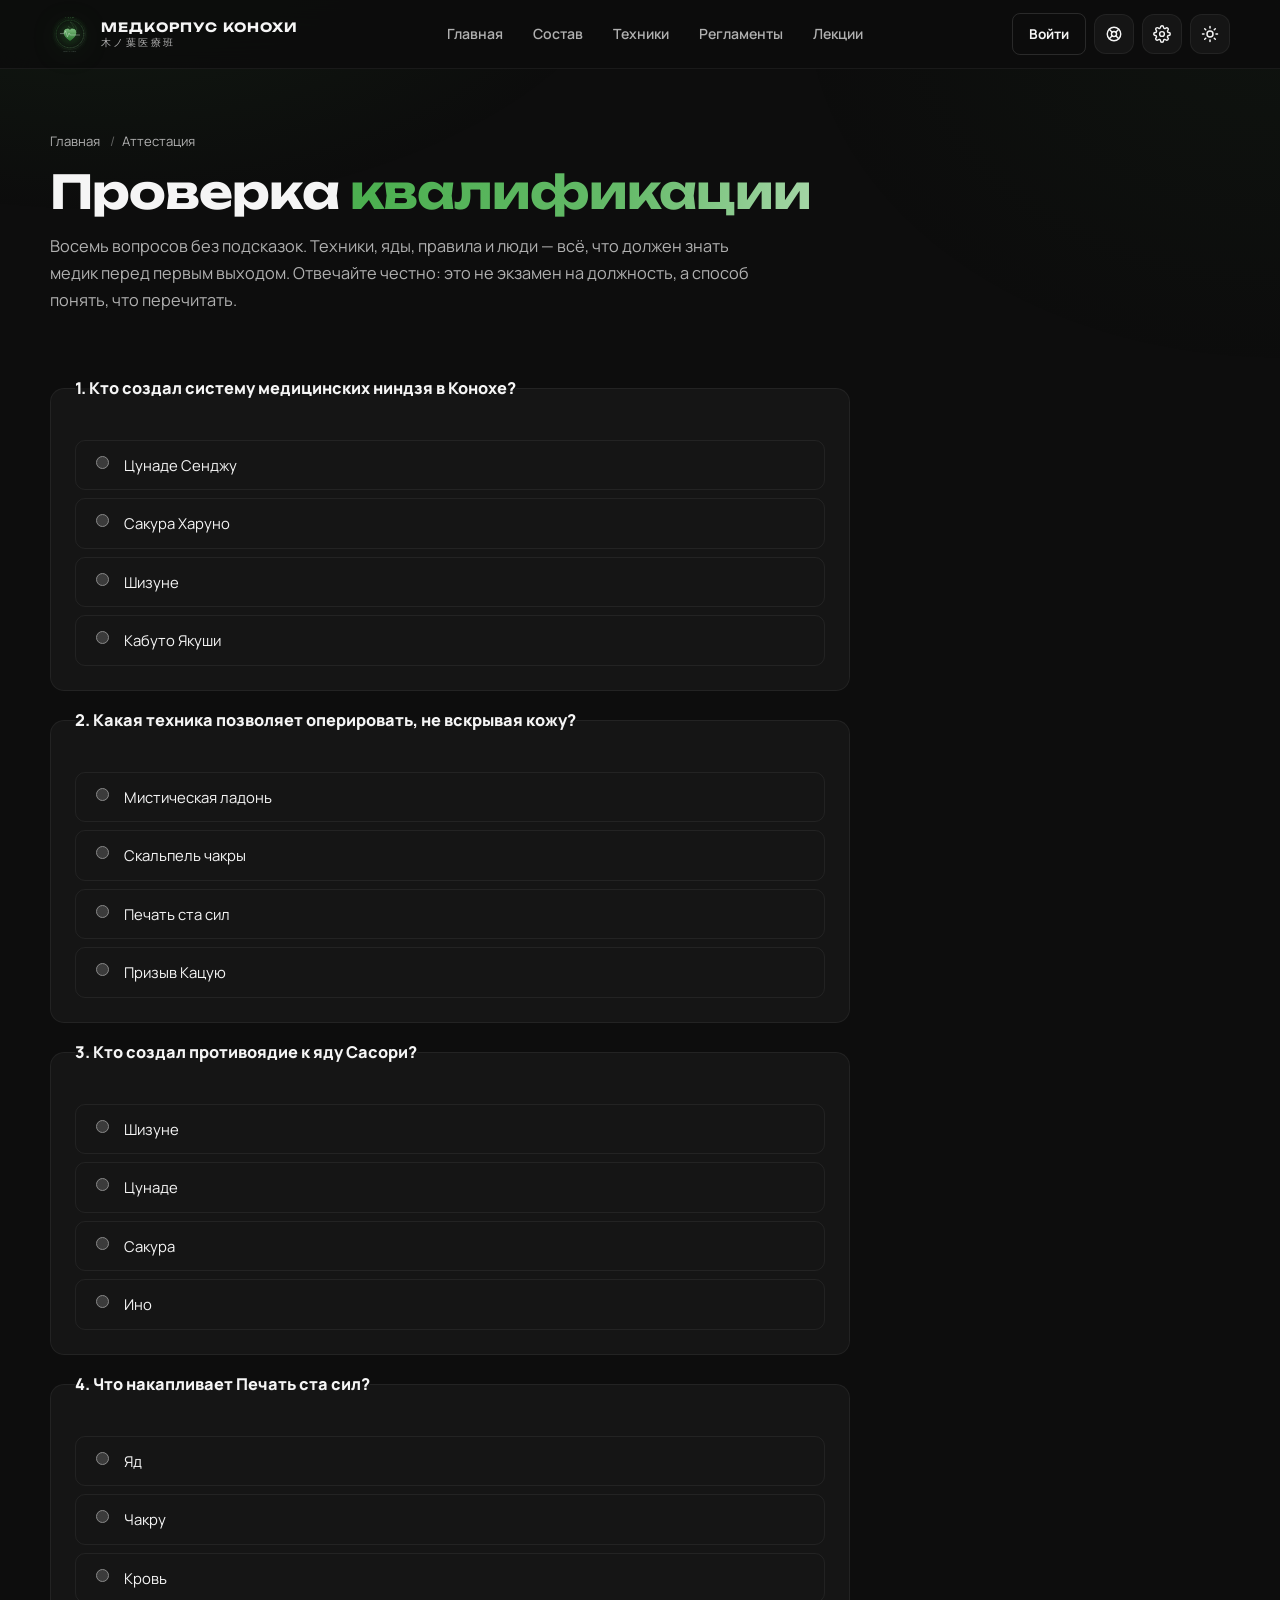
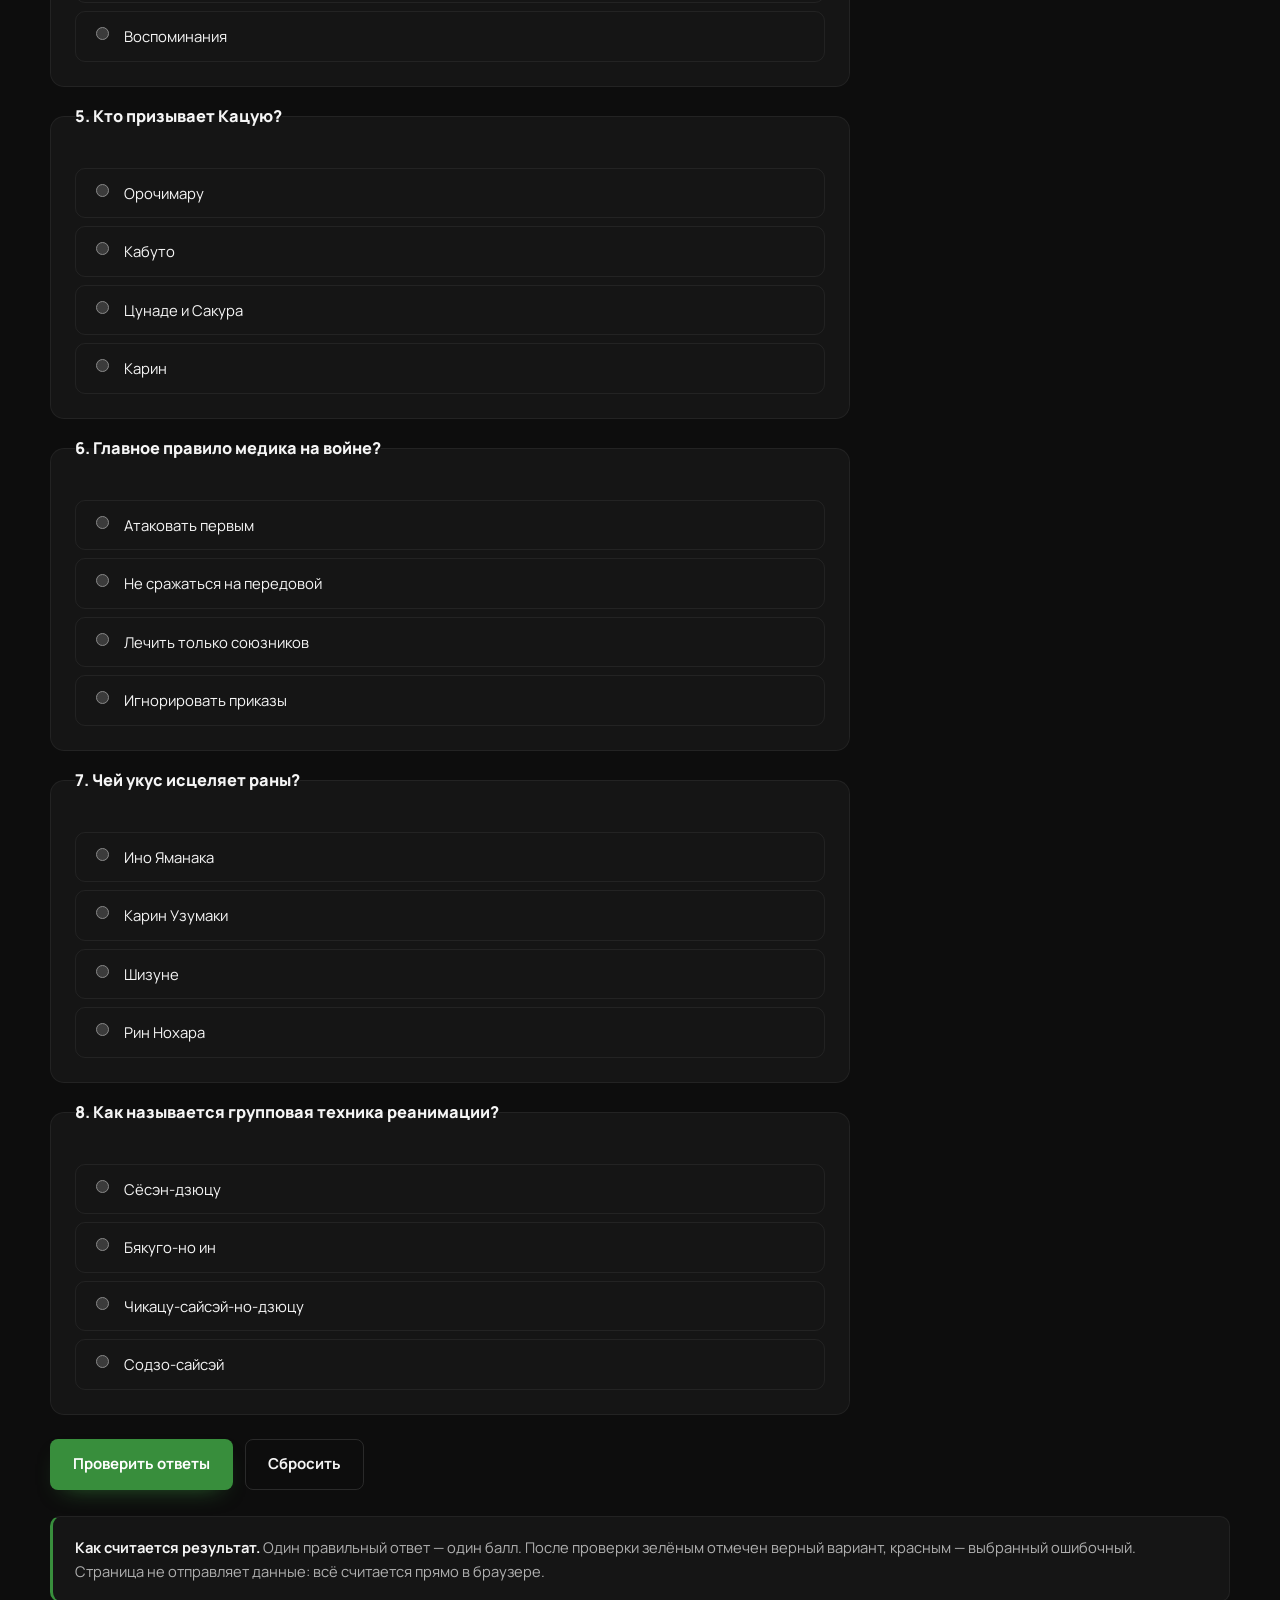
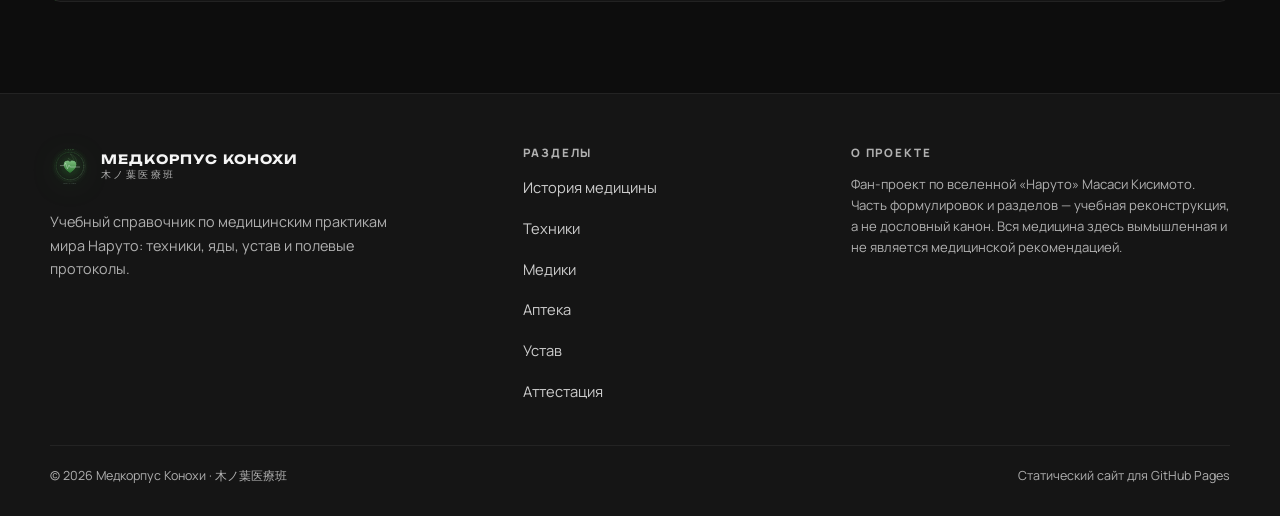
<file: quiz.html>
<!DOCTYPE html>
<html lang="ru" data-theme="dark">
<head>
  <meta charset="UTF-8">
  <meta name="viewport" content="width=device-width, initial-scale=1">
  <title>Аттестация — Медкорпус Конохи</title>
  <meta name="description" content="Пройдите аттестацию медкорпуса Конохи: восемь вопросов о техниках, ядах, правилах и людях медицины мира Наруто.">
  <link rel="icon" href="images/favicon.svg" type="image/svg+xml">
  <link rel="preconnect" href="https://fonts.googleapis.com">
  <link rel="preconnect" href="https://fonts.gstatic.com" crossorigin>
  <link href="https://fonts.googleapis.com/css2?family=Manrope:wght@400;500;600;700;800&family=Unbounded:wght@500;700;900&display=swap" rel="stylesheet">
  <link rel="stylesheet" href="css/style.css">
  <link rel="stylesheet" href="css/app.css">
  <script>
    document.documentElement.classList.add("js");
    try { var t = localStorage.getItem("medcorpus-theme"); if (t) document.documentElement.dataset.theme = t; } catch (e) {}
  </script>
  <script src="js/prefs.js"></script>
</head>
<body>
  <a class="skip-link" href="#main">Перейти к содержанию</a>

  <header class="site-header">
    <div class="header-inner">
      <a class="logo" href="index.html" aria-label="Медкорпус Конохи — на главную">
        <img class="logo-mark" src="images/emblem.svg" alt="" width="40" height="40">
        <span class="logo-text">
          <span class="logo-title">Медкорпус Конохи</span>
          <span class="logo-sub">木ノ葉医療班</span>
        </span>
      </a>
      <nav class="nav" id="nav" aria-label="Основная навигация">
        <a href="index.html">Главная</a>
        <a href="sostav.html">Состав</a>
        <a href="tehniki.html">Техники</a>
        <a href="reglament.html">Регламенты</a>
        <a href="lekcii.html">Лекции</a>
      </nav>
      <div class="header-actions">
        <button class="icon-btn" id="themeToggle" type="button" aria-label="Включить светлую тему" aria-pressed="false">
          <svg class="icon-sun" viewBox="0 0 24 24" fill="none" stroke="currentColor" stroke-width="2" stroke-linecap="round" aria-hidden="true"><circle cx="12" cy="12" r="4"></circle><path d="M12 2v2M12 20v2M2 12h2M20 12h2M4.9 4.9l1.4 1.4M17.7 17.7l1.4 1.4M19.1 4.9l-1.4 1.4M6.3 17.7l-1.4 1.4"></path></svg>
          <svg class="icon-moon" viewBox="0 0 24 24" fill="none" stroke="currentColor" stroke-width="2" stroke-linecap="round" stroke-linejoin="round" aria-hidden="true"><path d="M21 12.8A8.5 8.5 0 1 1 11.2 3a6.6 6.6 0 0 0 9.8 9.8Z"></path></svg>
        </button>
        <button class="icon-btn nav-toggle" id="navToggle" type="button" aria-label="Открыть меню" aria-expanded="false" aria-controls="nav">
          <svg viewBox="0 0 24 24" fill="none" stroke="currentColor" stroke-width="2" stroke-linecap="round" aria-hidden="true"><path d="M4 7h16M4 12h16M4 17h16"></path></svg>
        </button>
      </div>
    </div>
  </header>

  <main id="main">
    <div class="container">
      <div class="page-head">
        <p class="breadcrumb"><a href="index.html">Главная</a>
        <span>/</span>Аттестация</p>
        <h1>Проверка <span class="grad">квалификации</span></h1>
        <p class="lead">Восемь вопросов без подсказок. Техники, яды, правила и люди — всё, что должен знать медик перед первым выходом. Отвечайте честно: это не экзамен на должность, а способ понять, что перечитать.</p>
      </div>

      <section class="section section--tight">
        <form class="quiz" id="quizForm">
          <fieldset class="q" data-correct="a">
            <legend>1. Кто создал систему медицинских ниндзя в Конохе?</legend>
            <label><input type="radio" name="q1" value="a" required> Цунаде Сенджу</label>
            <label><input type="radio" name="q1" value="b"> Сакура Харуно</label>
            <label><input type="radio" name="q1" value="c"> Шизуне</label>
            <label><input type="radio" name="q1" value="d"> Кабуто Якуши</label>
          </fieldset>

          <fieldset class="q" data-correct="b">
            <legend>2. Какая техника позволяет оперировать, не вскрывая кожу?</legend>
            <label><input type="radio" name="q2" value="a" required> Мистическая ладонь</label>
            <label><input type="radio" name="q2" value="b"> Скальпель чакры</label>
            <label><input type="radio" name="q2" value="c"> Печать ста сил</label>
            <label><input type="radio" name="q2" value="d"> Призыв Кацую</label>
          </fieldset>

          <fieldset class="q" data-correct="c">
            <legend>3. Кто создал противоядие к яду Сасори?</legend>
            <label><input type="radio" name="q3" value="a" required> Шизуне</label>
            <label><input type="radio" name="q3" value="b"> Цунаде</label>
            <label><input type="radio" name="q3" value="c"> Сакура</label>
            <label><input type="radio" name="q3" value="d"> Ино</label>
          </fieldset>

          <fieldset class="q" data-correct="b">
            <legend>4. Что накапливает Печать ста сил?</legend>
            <label><input type="radio" name="q4" value="a" required> Яд</label>
            <label><input type="radio" name="q4" value="b"> Чакру</label>
            <label><input type="radio" name="q4" value="c"> Кровь</label>
            <label><input type="radio" name="q4" value="d"> Воспоминания</label>
          </fieldset>

          <fieldset class="q" data-correct="c">
            <legend>5. Кто призывает Кацую?</legend>
            <label><input type="radio" name="q5" value="a" required> Орочимару</label>
            <label><input type="radio" name="q5" value="b"> Кабуто</label>
            <label><input type="radio" name="q5" value="c"> Цунаде и Сакура</label>
            <label><input type="radio" name="q5" value="d"> Карин</label>
          </fieldset>

          <fieldset class="q" data-correct="b">
            <legend>6. Главное правило медика на войне?</legend>
            <label><input type="radio" name="q6" value="a" required> Атаковать первым</label>
            <label><input type="radio" name="q6" value="b"> Не сражаться на передовой</label>
            <label><input type="radio" name="q6" value="c"> Лечить только союзников</label>
            <label><input type="radio" name="q6" value="d"> Игнорировать приказы</label>
          </fieldset>

          <fieldset class="q" data-correct="b">
            <legend>7. Чей укус исцеляет раны?</legend>
            <label><input type="radio" name="q7" value="a" required> Ино Яманака</label>
            <label><input type="radio" name="q7" value="b"> Карин Узумаки</label>
            <label><input type="radio" name="q7" value="c"> Шизуне</label>
            <label><input type="radio" name="q7" value="d"> Рин Нохара</label>
          </fieldset>

          <fieldset class="q" data-correct="c">
            <legend>8. Как называется групповая техника реанимации?</legend>
            <label><input type="radio" name="q8" value="a" required> Сёсэн-дзюцу</label>
            <label><input type="radio" name="q8" value="b"> Бякуго-но ин</label>
            <label><input type="radio" name="q8" value="c"> Чикацу-сайсэй-но-дзюцу</label>
            <label><input type="radio" name="q8" value="d"> Содзо-сайсэй</label>
          </fieldset>

          <div class="quiz__actions">
            <button class="btn btn--primary" type="submit">Проверить ответы</button>
            <button class="btn btn--ghost" type="button" id="quizRestart">Сбросить</button>
          </div>
        </form>

        <div class="result" id="quizResult" hidden aria-live="polite">
          <span class="eyebrow">Результат</span>
          <div class="result__score" id="quizScore">0 / 8</div>
          <p class="result__title" id="quizTitle"></p>
          <p id="quizMessage"></p>
          <div class="quiz__actions">
            <a class="btn btn--primary" href="tehniki.html">Повторить техники</a>
            <a class="btn btn--ghost" href="apteka.html">Открыть аптеку</a>
          </div>
        </div>

        <div class="callout" style="margin-top:26px">
          <strong>Как считается результат.</strong> Один правильный ответ — один балл. После проверки зелёным отмечен верный вариант, красным — выбранный ошибочный. Страница не отправляет данные: всё считается прямо в браузере.
        </div>
      </section>
    </div>
  </main>

  <footer class="site-footer">
    <div class="container">
      <div class="footer-grid">
        <div>
          <a class="logo" href="index.html" aria-label="Медкорпус Конохи — на главную">
            <img class="logo-mark" src="images/emblem.svg" alt="" width="40" height="40">
            <span class="logo-text">
              <span class="logo-title">Медкорпус Конохи</span>
              <span class="logo-sub">木ノ葉医療班</span>
            </span>
          </a>
          <p class="footer-about">Учебный справочник по медицинским практикам мира Наруто: техники, яды, устав и полевые протоколы.</p>
        </div>
        <div>
          <h4>Разделы</h4>
          <ul class="footer-links">
            <li><a href="istoriya.html">История медицины</a></li>
            <li><a href="tehniki.html">Техники</a></li>
            <li><a href="mediki.html">Медики</a></li>
            <li><a href="apteka.html">Аптека</a></li>
            <li><a href="reglament.html">Устав</a></li>
            <li><a href="quiz.html">Аттестация</a></li>
          </ul>
        </div>
        <div>
          <h4>О проекте</h4>
          <p class="footer-note">Фан-проект по вселенной «Наруто» Масаси Кисимото. Часть формулировок и разделов — учебная реконструкция, а не дословный канон. Вся медицина здесь вымышленная и не является медицинской рекомендацией.</p>
        </div>
      </div>
      <div class="footer-bottom">
        <span>© <span data-year>2026</span> Медкорпус Конохи · 木ノ葉医療班</span>
        <span>Статический сайт для GitHub Pages</span>
      </div>
    </div>
  </footer>

  <button class="to-top" id="toTop" type="button" aria-label="Наверх">↑</button>
  <script src="js/config.js" defer></script>
  <script src="js/store.js" defer></script>
  <script src="js/i18n.js" defer></script>
  <script src="js/auth.js" defer></script>
  <script src="js/settings.js" defer></script>
  <script src="js/support.js" defer></script>
  <script src="js/main.js" defer></script>
</body>
</html>
</file>
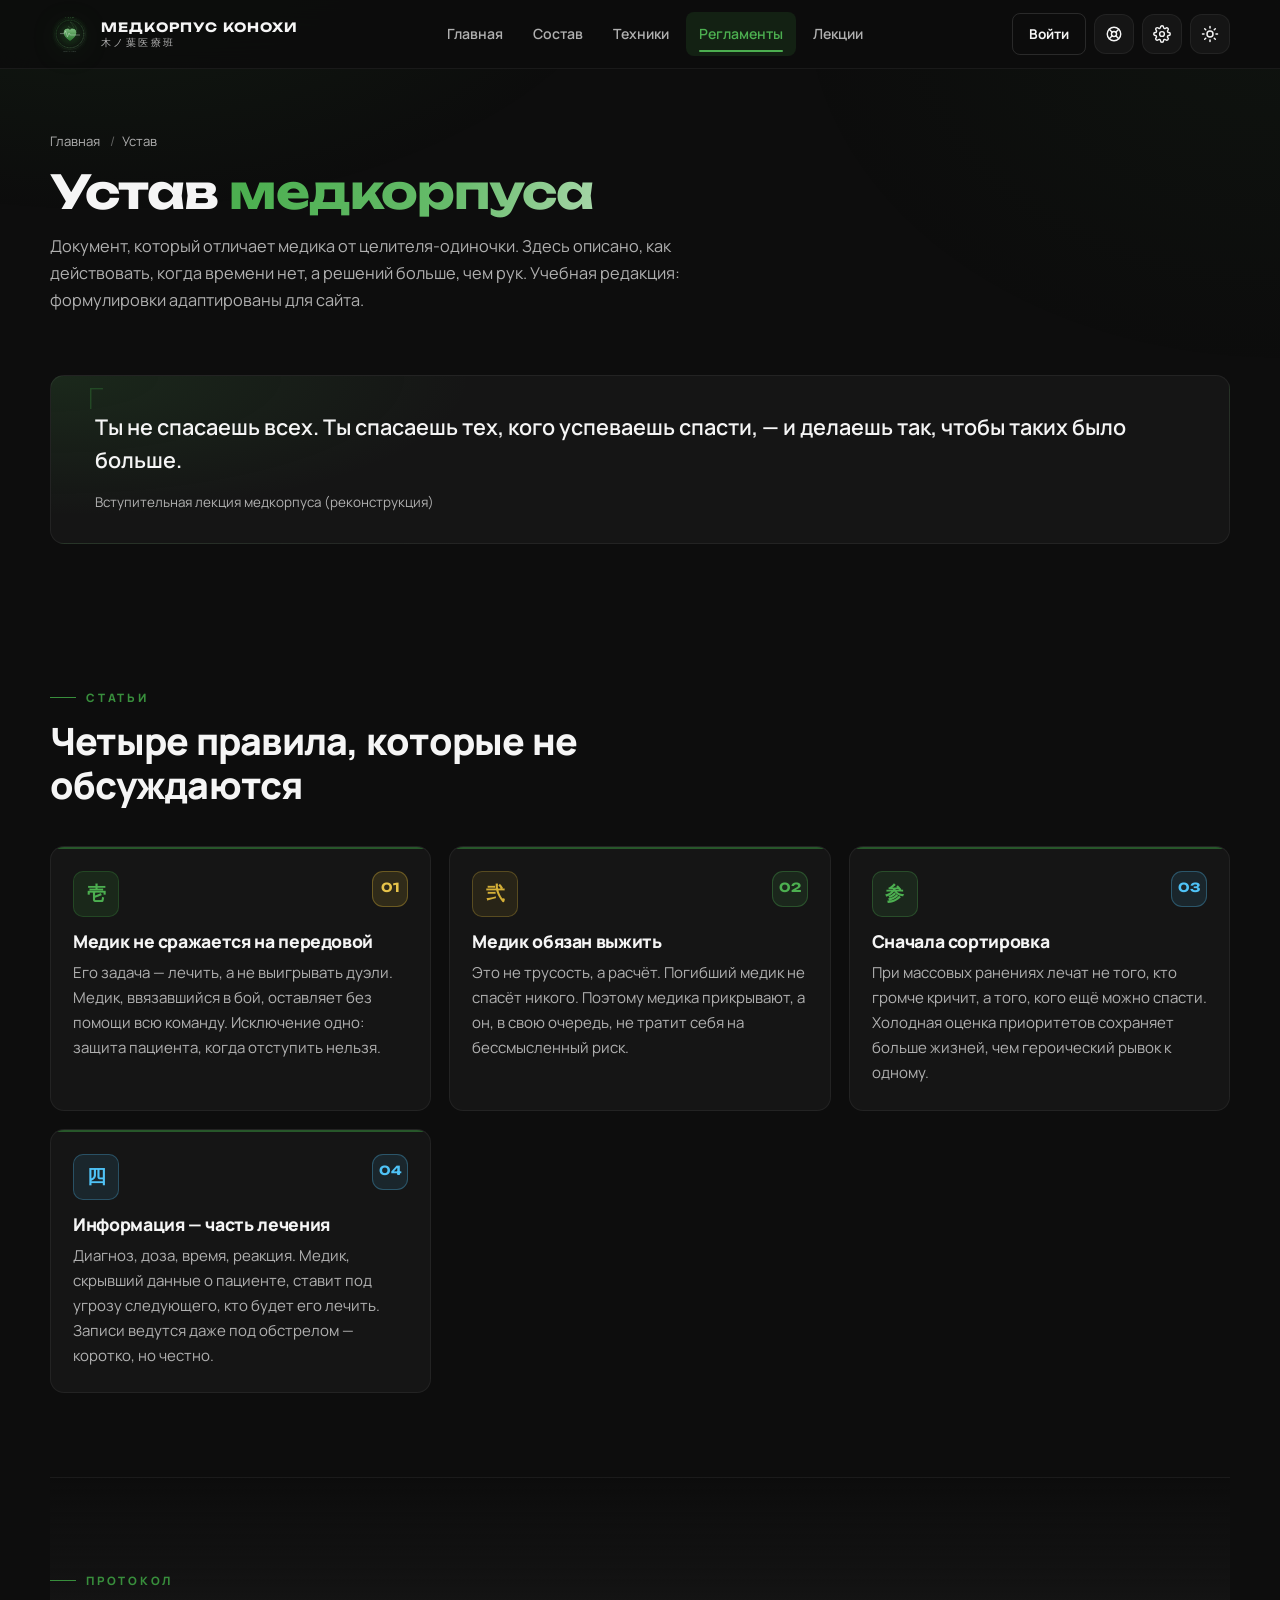
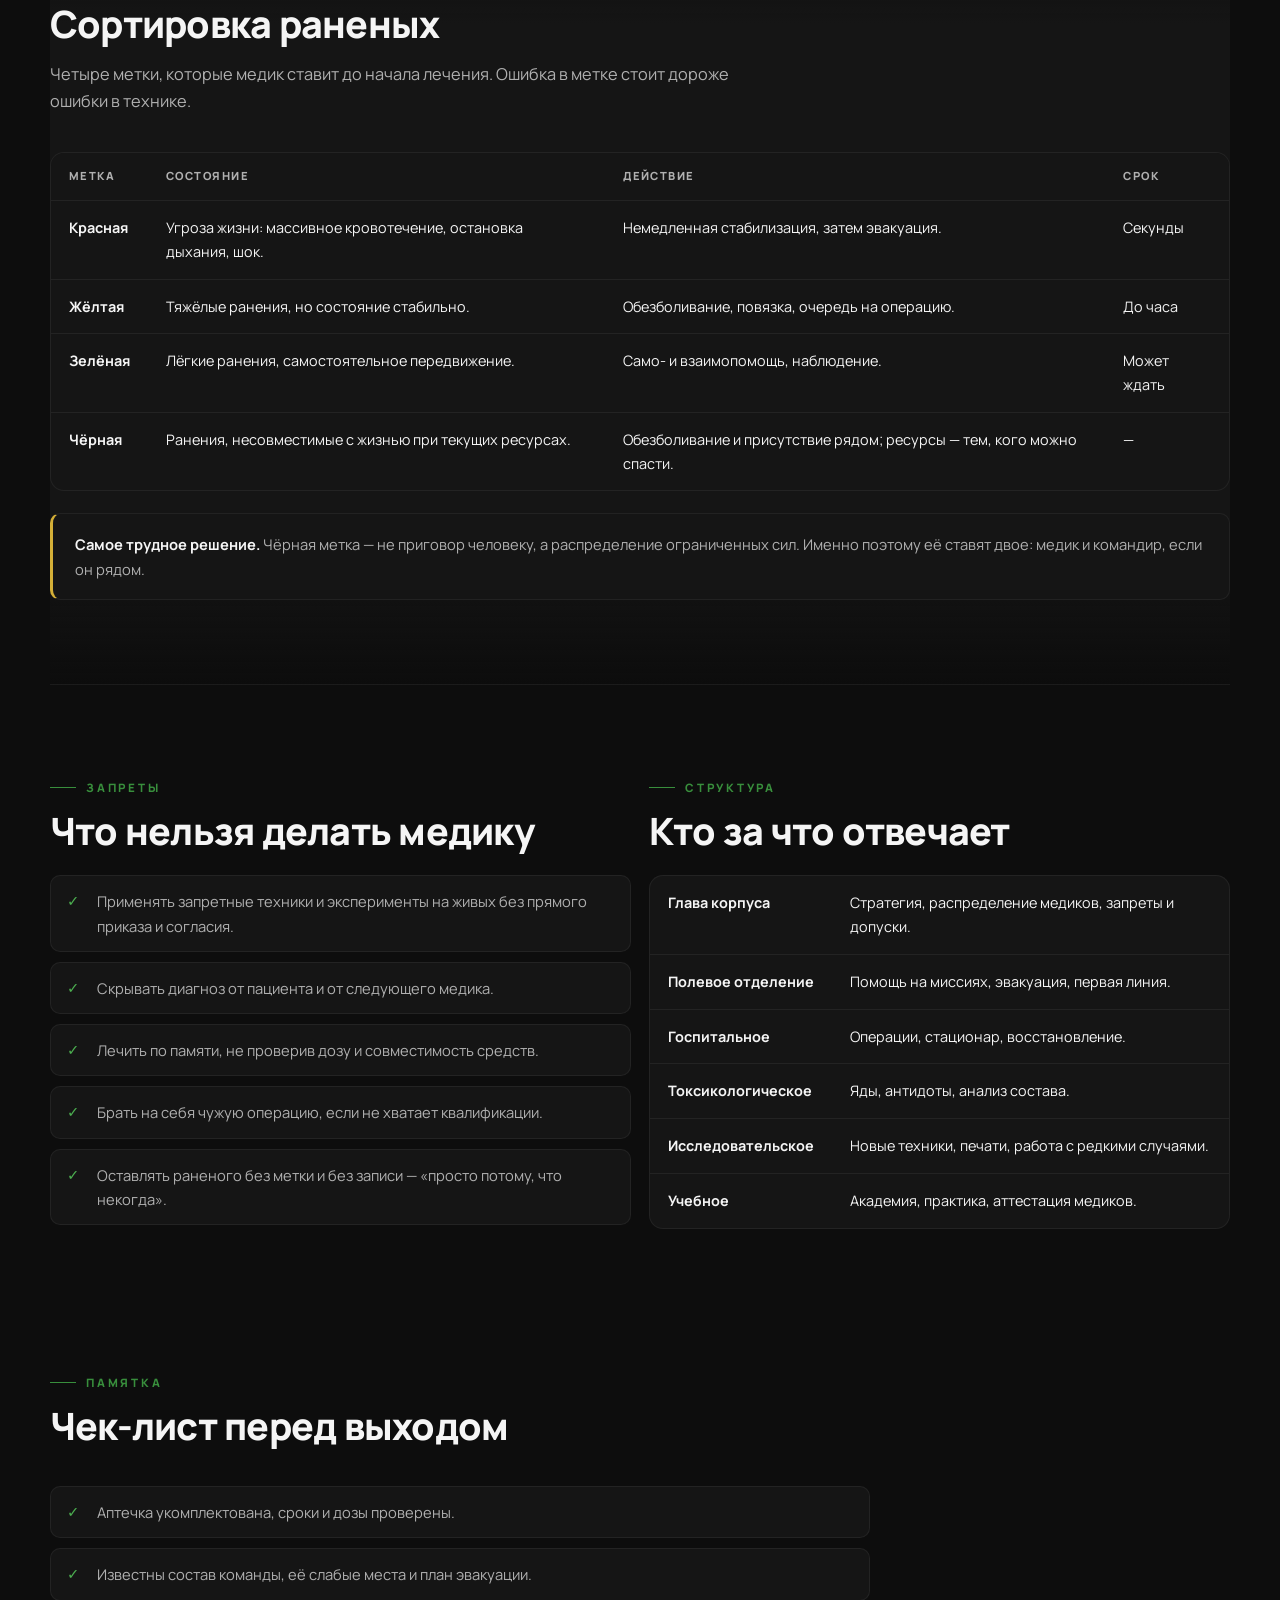
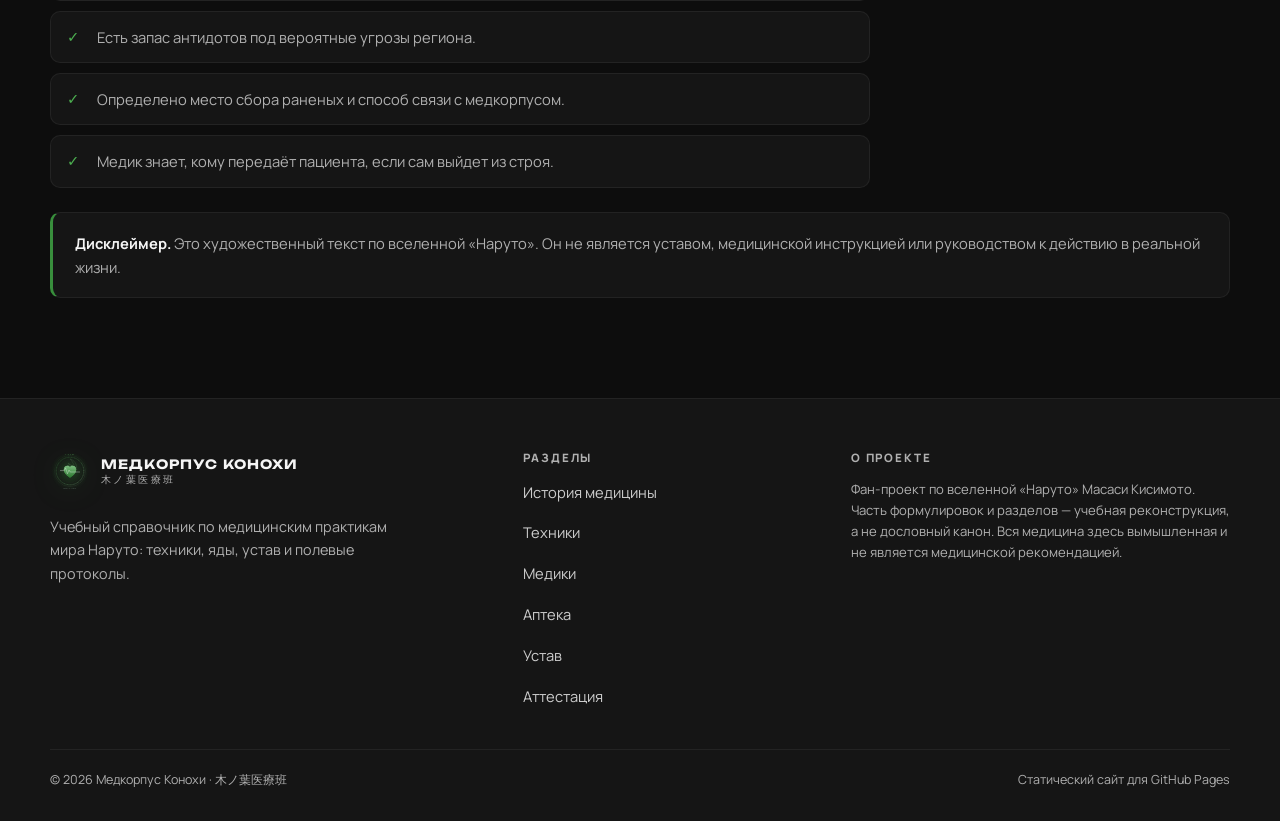
<file: reglament.html>
<!DOCTYPE html>
<html lang="ru" data-theme="dark">
<head>
  <meta charset="UTF-8">
  <meta name="viewport" content="width=device-width, initial-scale=1">
  <title>Устав медкорпуса — Медкорпус Конохи</title>
  <meta name="description" content="Устав медицинского корпуса Конохи: правила медика, сортировка раненых, запреты, структура корпуса и чек-лист готовности к выходу.">
  <link rel="icon" href="images/favicon.svg" type="image/svg+xml">
  <link rel="preconnect" href="https://fonts.googleapis.com">
  <link rel="preconnect" href="https://fonts.gstatic.com" crossorigin>
  <link href="https://fonts.googleapis.com/css2?family=Manrope:wght@400;500;600;700;800&family=Unbounded:wght@500;700;900&display=swap" rel="stylesheet">
  <link rel="stylesheet" href="css/style.css">
  <link rel="stylesheet" href="css/app.css">
  <script>
    document.documentElement.classList.add("js");
    try { var t = localStorage.getItem("medcorpus-theme"); if (t) document.documentElement.dataset.theme = t; } catch (e) {}
  </script>
  <script src="js/prefs.js"></script>
</head>
<body>
  <a class="skip-link" href="#main">Перейти к содержанию</a>

  <header class="site-header">
    <div class="header-inner">
      <a class="logo" href="index.html" aria-label="Медкорпус Конохи — на главную">
        <img class="logo-mark" src="images/emblem.svg" alt="" width="40" height="40">
        <span class="logo-text">
          <span class="logo-title">Медкорпус Конохи</span>
          <span class="logo-sub">木ノ葉医療班</span>
        </span>
      </a>
      <nav class="nav" id="nav" aria-label="Основная навигация">
        <a href="index.html">Главная</a>
        <a href="sostav.html">Состав</a>
        <a href="tehniki.html">Техники</a>
        <a href="reglament.html">Регламенты</a>
        <a href="lekcii.html">Лекции</a>
      </nav>
      <div class="header-actions">
        <button class="icon-btn" id="themeToggle" type="button" aria-label="Включить светлую тему" aria-pressed="false">
          <svg class="icon-sun" viewBox="0 0 24 24" fill="none" stroke="currentColor" stroke-width="2" stroke-linecap="round" aria-hidden="true"><circle cx="12" cy="12" r="4"></circle><path d="M12 2v2M12 20v2M2 12h2M20 12h2M4.9 4.9l1.4 1.4M17.7 17.7l1.4 1.4M19.1 4.9l-1.4 1.4M6.3 17.7l-1.4 1.4"></path></svg>
          <svg class="icon-moon" viewBox="0 0 24 24" fill="none" stroke="currentColor" stroke-width="2" stroke-linecap="round" stroke-linejoin="round" aria-hidden="true"><path d="M21 12.8A8.5 8.5 0 1 1 11.2 3a6.6 6.6 0 0 0 9.8 9.8Z"></path></svg>
        </button>
        <button class="icon-btn nav-toggle" id="navToggle" type="button" aria-label="Открыть меню" aria-expanded="false" aria-controls="nav">
          <svg viewBox="0 0 24 24" fill="none" stroke="currentColor" stroke-width="2" stroke-linecap="round" aria-hidden="true"><path d="M4 7h16M4 12h16M4 17h16"></path></svg>
        </button>
      </div>
    </div>
  </header>

  <main id="main">
    <div class="container">
      <div class="page-head">
        <p class="breadcrumb"><a href="index.html">Главная</a>
        <span>/</span>Устав</p>
        <h1>Устав <span class="grad">медкорпуса</span></h1>
        <p class="lead">Документ, который отличает медика от целителя-одиночки. Здесь описано, как действовать, когда времени нет, а решений больше, чем рук. Учебная редакция: формулировки адаптированы для сайта.</p>
      </div>

      <section class="section section--tight">
        <figure class="quote reveal">
          <blockquote>Ты не спасаешь всех. Ты спасаешь тех, кого успеваешь спасти, — и делаешь так, чтобы таких было больше.</blockquote>
          <figcaption>Вступительная лекция медкорпуса (реконструкция)</figcaption>
        </figure>
      </section>

      <section class="section">
        <div class="section__head reveal">
          <span class="eyebrow">Статьи</span>
          <h2>Четыре правила, которые не обсуждаются</h2>
        </div>

        <div class="grid grid--2">
          <article class="card reveal">
            <div class="tech__head">
              <div class="kanji">壱</div>
              <span class="rank rank--s" title="Статья 1">01</span>
            </div>
            <h3>Медик не сражается на передовой</h3>
            <p>Его задача — лечить, а не выигрывать дуэли. Медик, ввязавшийся в бой, оставляет без помощи всю команду. Исключение одно: защита пациента, когда отступить нельзя.</p>
          </article>

          <article class="card reveal">
            <div class="tech__head">
              <div class="kanji kanji--gold">弐</div>
              <span class="rank rank--a" title="Статья 2">02</span>
            </div>
            <h3>Медик обязан выжить</h3>
            <p>Это не трусость, а расчёт. Погибший медик не спасёт никого. Поэтому медика прикрывают, а он, в свою очередь, не тратит себя на бессмысленный риск.</p>
          </article>

          <article class="card reveal">
            <div class="tech__head">
              <div class="kanji kanji--green">参</div>
              <span class="rank rank--b" title="Статья 3">03</span>
            </div>
            <h3>Сначала сортировка</h3>
            <p>При массовых ранениях лечат не того, кто громче кричит, а того, кого ещё можно спасти. Холодная оценка приоритетов сохраняет больше жизней, чем героический рывок к одному.</p>
          </article>

          <article class="card reveal">
            <div class="tech__head">
              <div class="kanji kanji--cyan">四</div>
              <span class="rank rank--b" title="Статья 4">04</span>
            </div>
            <h3>Информация — часть лечения</h3>
            <p>Диагноз, доза, время, реакция. Медик, скрывший данные о пациенте, ставит под угрозу следующего, кто будет его лечить. Записи ведутся даже под обстрелом — коротко, но честно.</p>
          </article>
        </div>
      </section>

      <section class="section section--alt">
        <div class="section__head reveal">
          <span class="eyebrow">Протокол</span>
          <h2>Сортировка раненых</h2>
          <p class="lead">Четыре метки, которые медик ставит до начала лечения. Ошибка в метке стоит дороже ошибки в технике.</p>
        </div>

        <div class="table-wrap reveal">
          <table>
            <thead>
              <tr>
                <th>Метка</th>
                <th>Состояние</th>
                <th>Действие</th>
                <th>Срок</th>
              </tr>
            </thead>
            <tbody>
              <tr>
                <td><strong>Красная</strong></td>
                <td>Угроза жизни: массивное кровотечение, остановка дыхания, шок.</td>
                <td>Немедленная стабилизация, затем эвакуация.</td>
                <td>Секунды</td>
              </tr>
              <tr>
                <td><strong>Жёлтая</strong></td>
                <td>Тяжёлые ранения, но состояние стабильно.</td>
                <td>Обезболивание, повязка, очередь на операцию.</td>
                <td>До часа</td>
              </tr>
              <tr>
                <td><strong>Зелёная</strong></td>
                <td>Лёгкие ранения, самостоятельное передвижение.</td>
                <td>Само- и взаимопомощь, наблюдение.</td>
                <td>Может ждать</td>
              </tr>
              <tr>
                <td><strong>Чёрная</strong></td>
                <td>Ранения, несовместимые с жизнью при текущих ресурсах.</td>
                <td>Обезболивание и присутствие рядом; ресурсы — тем, кого можно спасти.</td>
                <td>—</td>
              </tr>
            </tbody>
          </table>
        </div>

        <div class="callout callout--warn" style="margin-top:22px">
          <strong>Самое трудное решение.</strong> Чёрная метка — не приговор человеку, а распределение ограниченных сил. Именно поэтому её ставят двое: медик и командир, если он рядом.
        </div>
      </section>

      <section class="section">
        <div class="grid grid--2">
          <div class="reveal">
            <span class="eyebrow">Запреты</span>
            <h2>Что нельзя делать медику</h2>
            <ul class="checklist" style="margin-top:22px">
              <li>Применять запретные техники и эксперименты на живых без прямого приказа и согласия.</li>
              <li>Скрывать диагноз от пациента и от следующего медика.</li>
              <li>Лечить по памяти, не проверив дозу и совместимость средств.</li>
              <li>Брать на себя чужую операцию, если не хватает квалификации.</li>
              <li>Оставлять раненого без метки и без записи — «просто потому, что некогда».</li>
            </ul>
          </div>

          <div class="reveal">
            <span class="eyebrow">Структура</span>
            <h2>Кто за что отвечает</h2>
            <div class="table-wrap" style="margin-top:22px">
              <table style="min-width:0">
                <tbody>
                  <tr>
                    <td><strong>Глава корпуса</strong></td>
                    <td>Стратегия, распределение медиков, запреты и допуски.</td>
                  </tr>
                  <tr>
                    <td><strong>Полевое отделение</strong></td>
                    <td>Помощь на миссиях, эвакуация, первая линия.</td>
                  </tr>
                  <tr>
                    <td><strong>Госпитальное</strong></td>
                    <td>Операции, стационар, восстановление.</td>
                  </tr>
                  <tr>
                    <td><strong>Токсикологическое</strong></td>
                    <td>Яды, антидоты, анализ состава.</td>
                  </tr>
                  <tr>
                    <td><strong>Исследовательское</strong></td>
                    <td>Новые техники, печати, работа с редкими случаями.</td>
                  </tr>
                  <tr>
                    <td><strong>Учебное</strong></td>
                    <td>Академия, практика, аттестация медиков.</td>
                  </tr>
                </tbody>
              </table>
            </div>
          </div>
        </div>
      </section>

      <section class="section section--tight" style="padding-bottom:60px">
        <div class="section__head reveal">
          <span class="eyebrow">Памятка</span>
          <h2>Чек-лист перед выходом</h2>
        </div>
        <ul class="checklist reveal" style="max-width:820px">
          <li>Аптечка укомплектована, сроки и дозы проверены.</li>
          <li>Известны состав команды, её слабые места и план эвакуации.</li>
          <li>Есть запас антидотов под вероятные угрозы региона.</li>
          <li>Определено место сбора раненых и способ связи с медкорпусом.</li>
          <li>Медик знает, кому передаёт пациента, если сам выйдет из строя.</li>
        </ul>

        <div class="callout" style="margin-top:24px">
          <strong>Дисклеймер.</strong> Это художественный текст по вселенной «Наруто». Он не является уставом, медицинской инструкцией или руководством к действию в реальной жизни.
        </div>
      </section>
    </div>
  </main>

  <footer class="site-footer">
    <div class="container">
      <div class="footer-grid">
        <div>
          <a class="logo" href="index.html" aria-label="Медкорпус Конохи — на главную">
            <img class="logo-mark" src="images/emblem.svg" alt="" width="40" height="40">
            <span class="logo-text">
              <span class="logo-title">Медкорпус Конохи</span>
              <span class="logo-sub">木ノ葉医療班</span>
            </span>
          </a>
          <p class="footer-about">Учебный справочник по медицинским практикам мира Наруто: техники, яды, устав и полевые протоколы.</p>
        </div>
        <div>
          <h4>Разделы</h4>
          <ul class="footer-links">
            <li><a href="istoriya.html">История медицины</a></li>
            <li><a href="tehniki.html">Техники</a></li>
            <li><a href="mediki.html">Медики</a></li>
            <li><a href="apteka.html">Аптека</a></li>
            <li><a href="reglament.html">Устав</a></li>
            <li><a href="quiz.html">Аттестация</a></li>
          </ul>
        </div>
        <div>
          <h4>О проекте</h4>
          <p class="footer-note">Фан-проект по вселенной «Наруто» Масаси Кисимото. Часть формулировок и разделов — учебная реконструкция, а не дословный канон. Вся медицина здесь вымышленная и не является медицинской рекомендацией.</p>
        </div>
      </div>
      <div class="footer-bottom">
        <span>© <span data-year>2026</span> Медкорпус Конохи · 木ノ葉医療班</span>
        <span>Статический сайт для GitHub Pages</span>
      </div>
    </div>
  </footer>

  <button class="to-top" id="toTop" type="button" aria-label="Наверх">↑</button>
  <script src="js/config.js" defer></script>
  <script src="js/store.js" defer></script>
  <script src="js/i18n.js" defer></script>
  <script src="js/auth.js" defer></script>
  <script src="js/settings.js" defer></script>
  <script src="js/support.js" defer></script>
  <script src="js/main.js" defer></script>
</body>
</html>
</file>
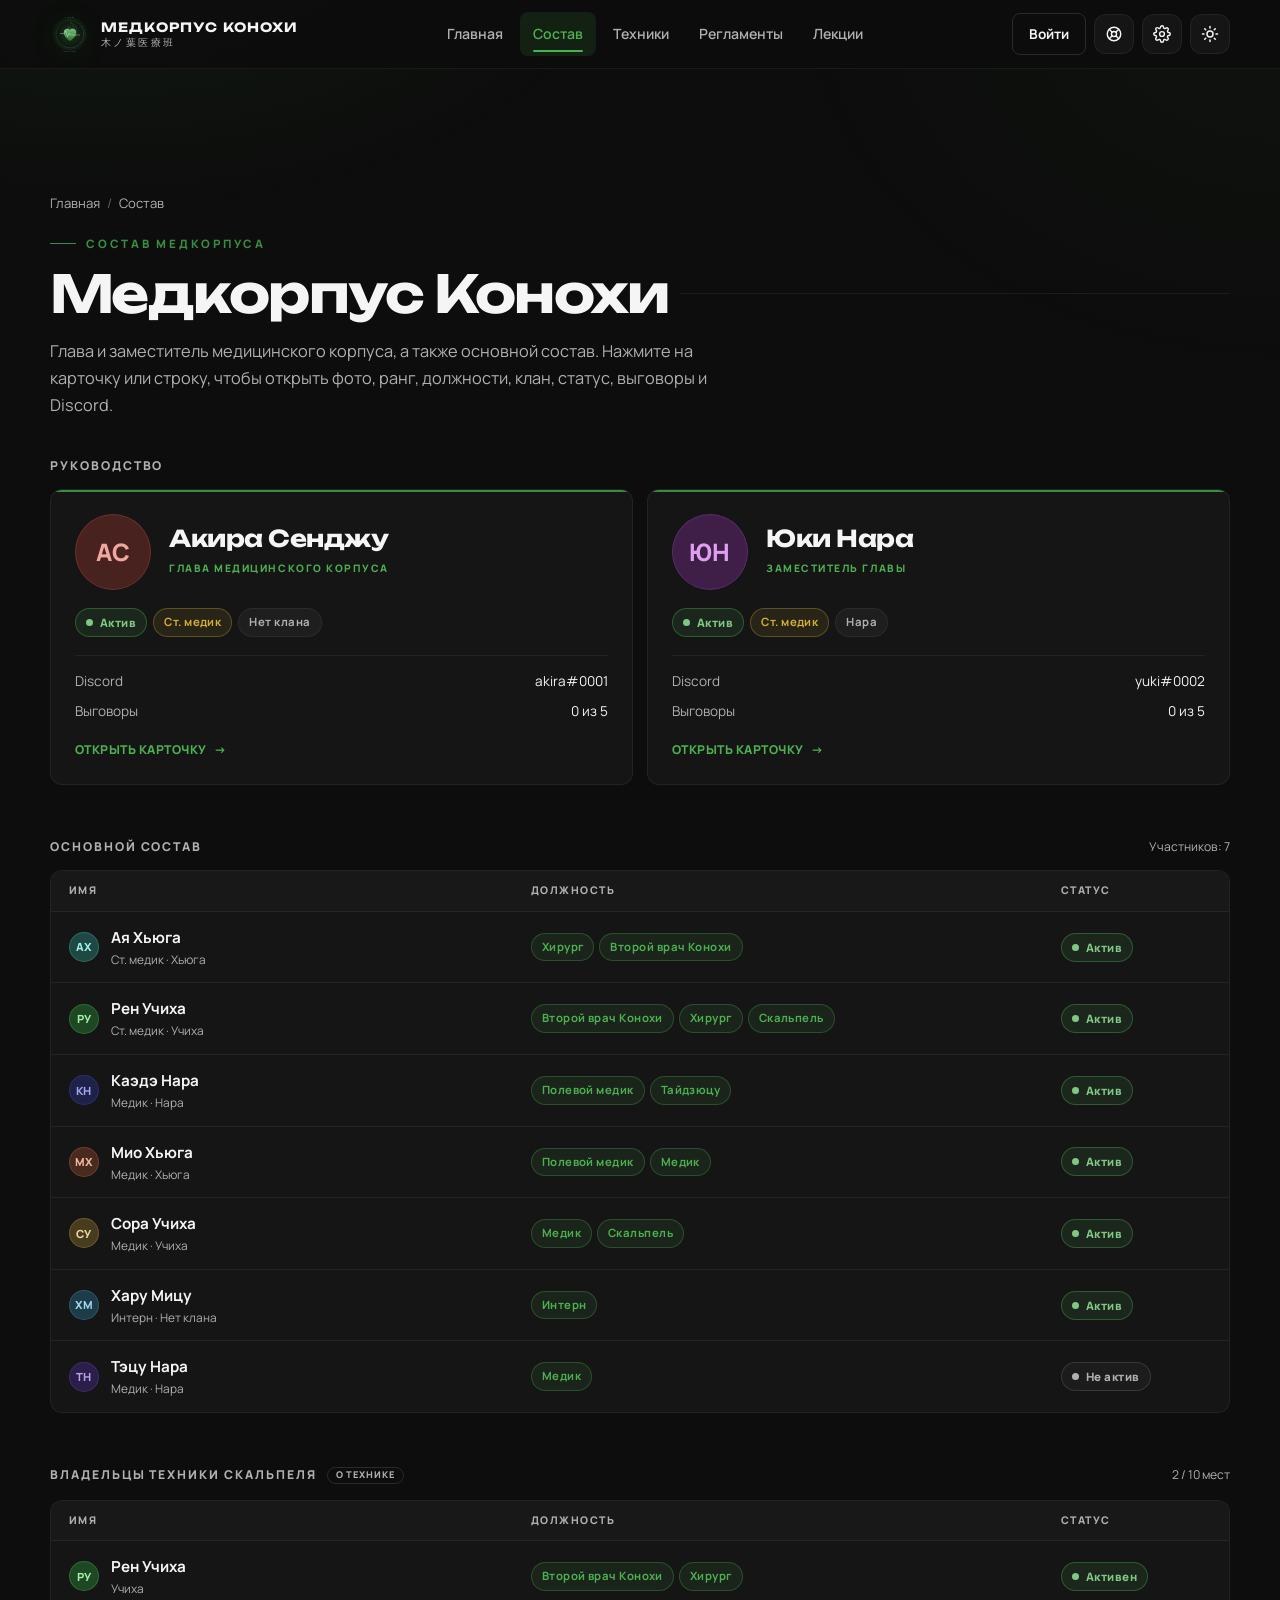
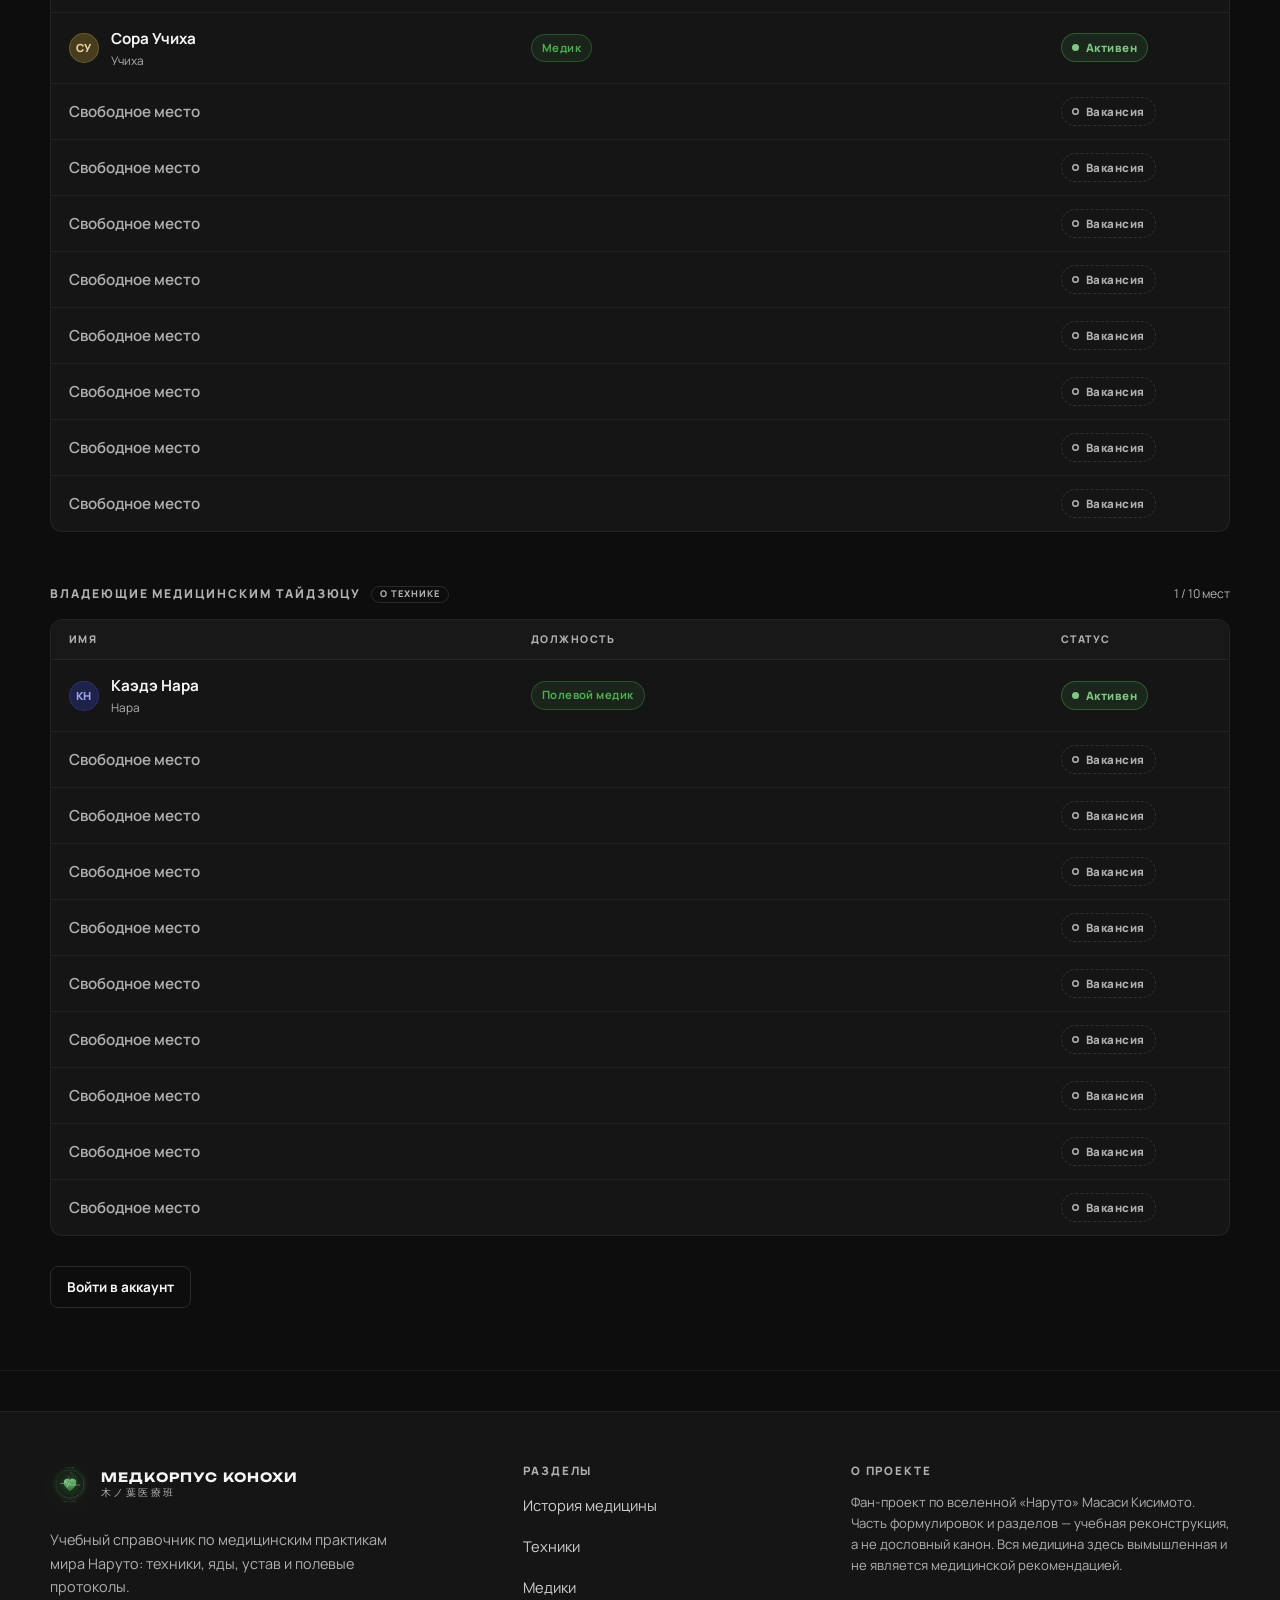
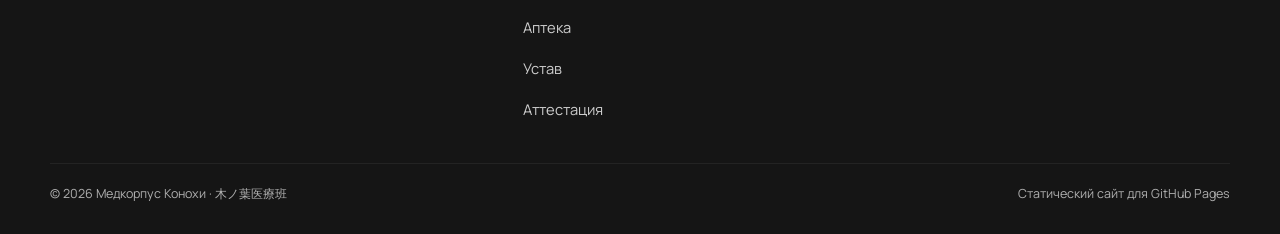
<file: sostav.html>
<!DOCTYPE html>
<html lang="ru" data-theme="dark">
<head>
  <meta charset="UTF-8">
  <meta name="viewport" content="width=device-width, initial-scale=1">
  <title>Состав — Медкорпус Конохи</title>
  <meta name="description" content="Состав медкорпуса Конохи: глава, заместитель и основной состав. Должности, ранги, кланы, статус и выговоры участников.">
  <link rel="icon" href="images/favicon.svg" type="image/svg+xml">
  <link rel="preconnect" href="https://fonts.googleapis.com">
  <link rel="preconnect" href="https://fonts.gstatic.com" crossorigin>
  <link href="https://fonts.googleapis.com/css2?family=Manrope:wght@400;500;600;700;800&family=Unbounded:wght@500;700;900&display=swap" rel="stylesheet">
  <link rel="stylesheet" href="css/style.css">
  <link rel="stylesheet" href="css/app.css">
  <script>
    document.documentElement.classList.add("js");
    try { var t = localStorage.getItem("medcorpus-theme"); if (t) document.documentElement.dataset.theme = t; } catch (e) {}
  </script>
  <script src="js/prefs.js"></script>
</head>
<body>
  <a class="skip-link" href="#main">Перейти к содержанию</a>

  <header class="site-header">
    <div class="header-inner">
      <a class="logo" href="index.html" aria-label="Медкорпус Конохи — на главную">
        <img class="logo-mark" src="images/emblem.svg" alt="" width="40" height="40">
        <span class="logo-text">
          <span class="logo-title">Медкорпус Конохи</span>
          <span class="logo-sub">木ノ葉医療班</span>
        </span>
      </a>

      <nav class="nav" id="nav" aria-label="Основная навигация">
        <a href="index.html">Главная</a>
        <a href="sostav.html" aria-current="page">Состав</a>
        <a href="tehniki.html">Техники</a>
        <a href="reglament.html">Регламенты</a>
        <a href="lekcii.html">Лекции</a>
      </nav>

      <div class="header-actions">
        <button class="icon-btn" id="themeToggle" type="button" aria-label="Включить светлую тему" aria-pressed="false">
          <svg class="icon-sun" viewBox="0 0 24 24" fill="none" stroke="currentColor" stroke-width="2" stroke-linecap="round" aria-hidden="true">
            <circle cx="12" cy="12" r="4"></circle>
            <path d="M12 2v2M12 20v2M2 12h2M20 12h2M4.9 4.9l1.4 1.4M17.7 17.7l1.4 1.4M19.1 4.9l-1.4 1.4M6.3 17.7l-1.4 1.4"></path>
          </svg>
          <svg class="icon-moon" viewBox="0 0 24 24" fill="none" stroke="currentColor" stroke-width="2" stroke-linecap="round" stroke-linejoin="round" aria-hidden="true">
            <path d="M21 12.8A8.5 8.5 0 1 1 11.2 3a6.6 6.6 0 0 0 9.8 9.8Z"></path>
          </svg>
        </button>
        <button class="icon-btn nav-toggle" id="navToggle" type="button" aria-label="Открыть меню" aria-expanded="false" aria-controls="nav">
          <svg viewBox="0 0 24 24" fill="none" stroke="currentColor" stroke-width="2" stroke-linecap="round" aria-hidden="true">
            <path d="M4 7h16M4 12h16M4 17h16"></path>
          </svg>
        </button>
      </div>
    </div>
  </header>

  <main id="main">
    <section class="roster" id="sostav" aria-labelledby="sostavTitle">
      <div class="container">
        <div class="page-head">
          <p class="breadcrumb"><a href="index.html">Главная</a><span>/</span>Состав</p>
        </div>

        <div class="roster__head reveal">
          <span class="eyebrow">Состав медкорпуса</span>
          <h1 class="roster__title roster__title--lead" id="sostavTitle">Медкорпус Конохи</h1>
          <p class="lead">Глава и заместитель медицинского корпуса, а также основной состав. Нажмите на карточку или строку, чтобы открыть фото, ранг, должности, клан, статус, выговоры и Discord.</p>
        </div>

        <div class="roster-block reveal" id="leadership">
          <div class="roster-block__head">
            <h2 class="roster__title">Руководство</h2>
          </div>
          <div class="roster-lead" id="rosterLead"></div>
        </div>

        <div class="roster-block reveal" id="osnovnoy-sostav">
          <div class="roster-block__head">
            <h2 class="roster__title">Основной состав</h2>
            <span class="roster-count" id="rosterCount"></span>
          </div>
          <div class="roster-table">
            <div class="roster-table__head" aria-hidden="true">
              <span>Имя</span>
              <span>Должность</span>
              <span>Статус</span>
            </div>
            <div class="roster-list" id="rosterList"></div>
          </div>
          <p class="roster-empty" id="rosterEmpty" hidden>Основной состав пока пуст.</p>
        </div>

        <div class="roster-block reveal" id="skalpel-sostav">
          <div class="roster-block__head">
            <h2 class="roster__title">
              <button class="roster__title-btn" type="button" data-technique="Скальпель">
                Владельцы техники Скальпеля
                <span class="roster__title-hint">о технике</span>
              </button>
            </h2>
            <span class="roster-count" id="scalpelCount"></span>
          </div>
          <div class="roster-table">
            <div class="roster-table__head" aria-hidden="true">
              <span>Имя</span>
              <span>Должность</span>
              <span>Статус</span>
            </div>
            <div class="roster-list" id="scalpelList"></div>
          </div>
        </div>

        <div class="roster-block reveal" id="taydzutsu-sostav">
          <div class="roster-block__head">
            <h2 class="roster__title">
              <button class="roster__title-btn" type="button" data-technique="Тайдзюцу">
                Владеющие медицинским Тайдзюцу
                <span class="roster__title-hint">о технике</span>
              </button>
            </h2>
            <span class="roster-count" id="taijutsuCount"></span>
          </div>
          <div class="roster-table">
            <div class="roster-table__head" aria-hidden="true">
              <span>Имя</span>
              <span>Должность</span>
              <span>Статус</span>
            </div>
            <div class="roster-list" id="taijutsuList"></div>
          </div>
        </div>

        <div class="section__foot">
          <a class="btn btn--ghost btn--small" href="login.html">Войти в аккаунт</a>
        </div>
      </div>
    </section>
  </main>

  <footer class="site-footer">
    <div class="container">
      <div class="footer-grid">
        <div>
          <a class="logo" href="index.html" aria-label="Медкорпус Конохи — на главную">
            <img class="logo-mark" src="images/emblem.svg" alt="" width="40" height="40">
            <span class="logo-text">
              <span class="logo-title">Медкорпус Конохи</span>
              <span class="logo-sub">木ノ葉医療班</span>
            </span>
          </a>
          <p class="footer-about">Учебный справочник по медицинским практикам мира Наруто: техники, яды, устав и полевые протоколы.</p>
        </div>
        <div>
          <h4>Разделы</h4>
          <ul class="footer-links">
            <li><a href="istoriya.html">История медицины</a></li>
            <li><a href="tehniki.html">Техники</a></li>
            <li><a href="mediki.html">Медики</a></li>
            <li><a href="apteka.html">Аптека</a></li>
            <li><a href="reglament.html">Устав</a></li>
            <li><a href="quiz.html">Аттестация</a></li>
          </ul>
        </div>
        <div>
          <h4>О проекте</h4>
          <p class="footer-note">Фан-проект по вселенной «Наруто» Масаси Кисимото. Часть формулировок и разделов — учебная реконструкция, а не дословный канон. Вся медицина здесь вымышленная и не является медицинской рекомендацией.</p>
        </div>
      </div>
      <div class="footer-bottom">
        <span>© <span data-year>2026</span> Медкорпус Конохи · 木ノ葉医療班</span>
        <span>Статический сайт для GitHub Pages</span>
      </div>
    </div>
  </footer>

  <button class="to-top" id="toTop" type="button" aria-label="Наверх">↑</button>

  <dialog class="member-dialog" id="memberDialog" aria-labelledby="memberDialogTitle">
    <div id="memberDialogBody"></div>
  </dialog>

  <script src="js/config.js" defer></script>
  <script src="js/store.js" defer></script>
  <script src="js/i18n.js" defer></script>
  <script src="js/auth.js" defer></script>
  <script src="js/settings.js" defer></script>
  <script src="js/support.js" defer></script>
  <script src="js/techniques.js" defer></script>
  <script src="js/roster.js" defer></script>
  <script src="js/main.js" defer></script>
</body>
</html>
</file>
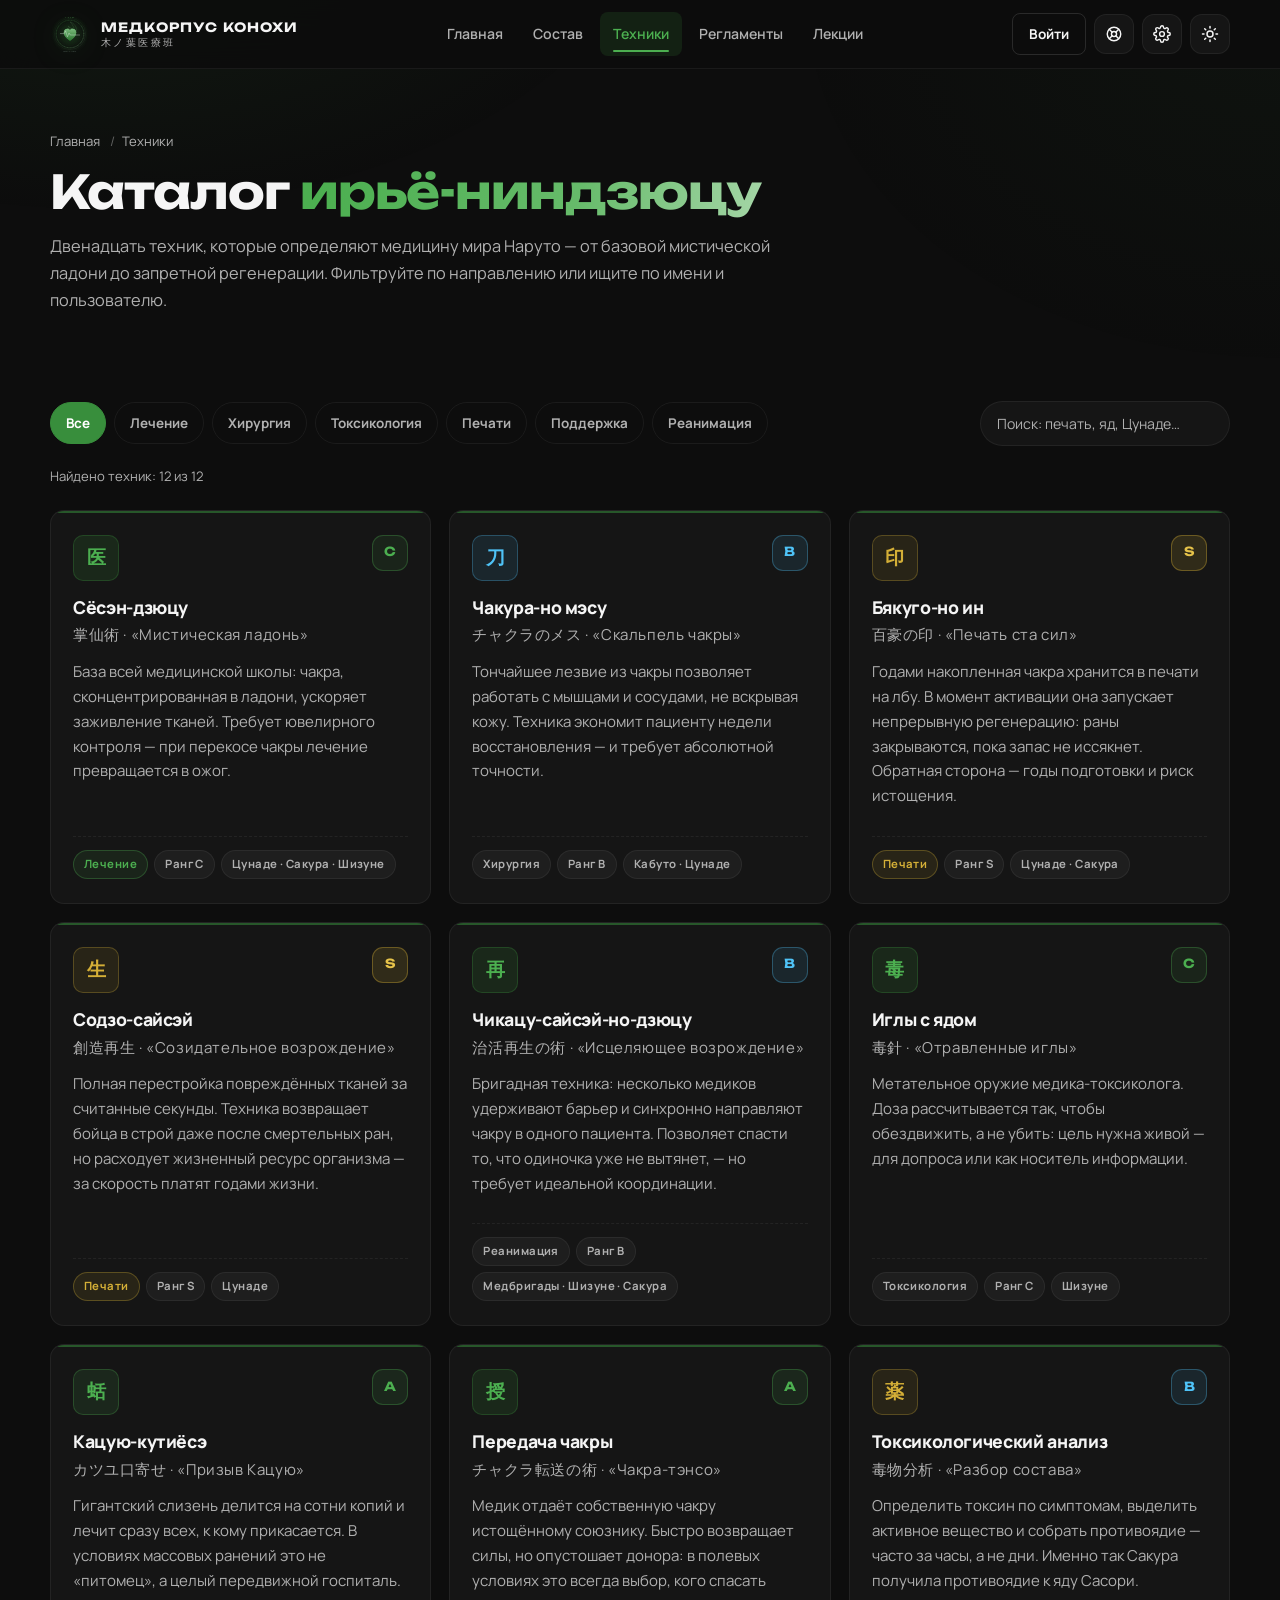
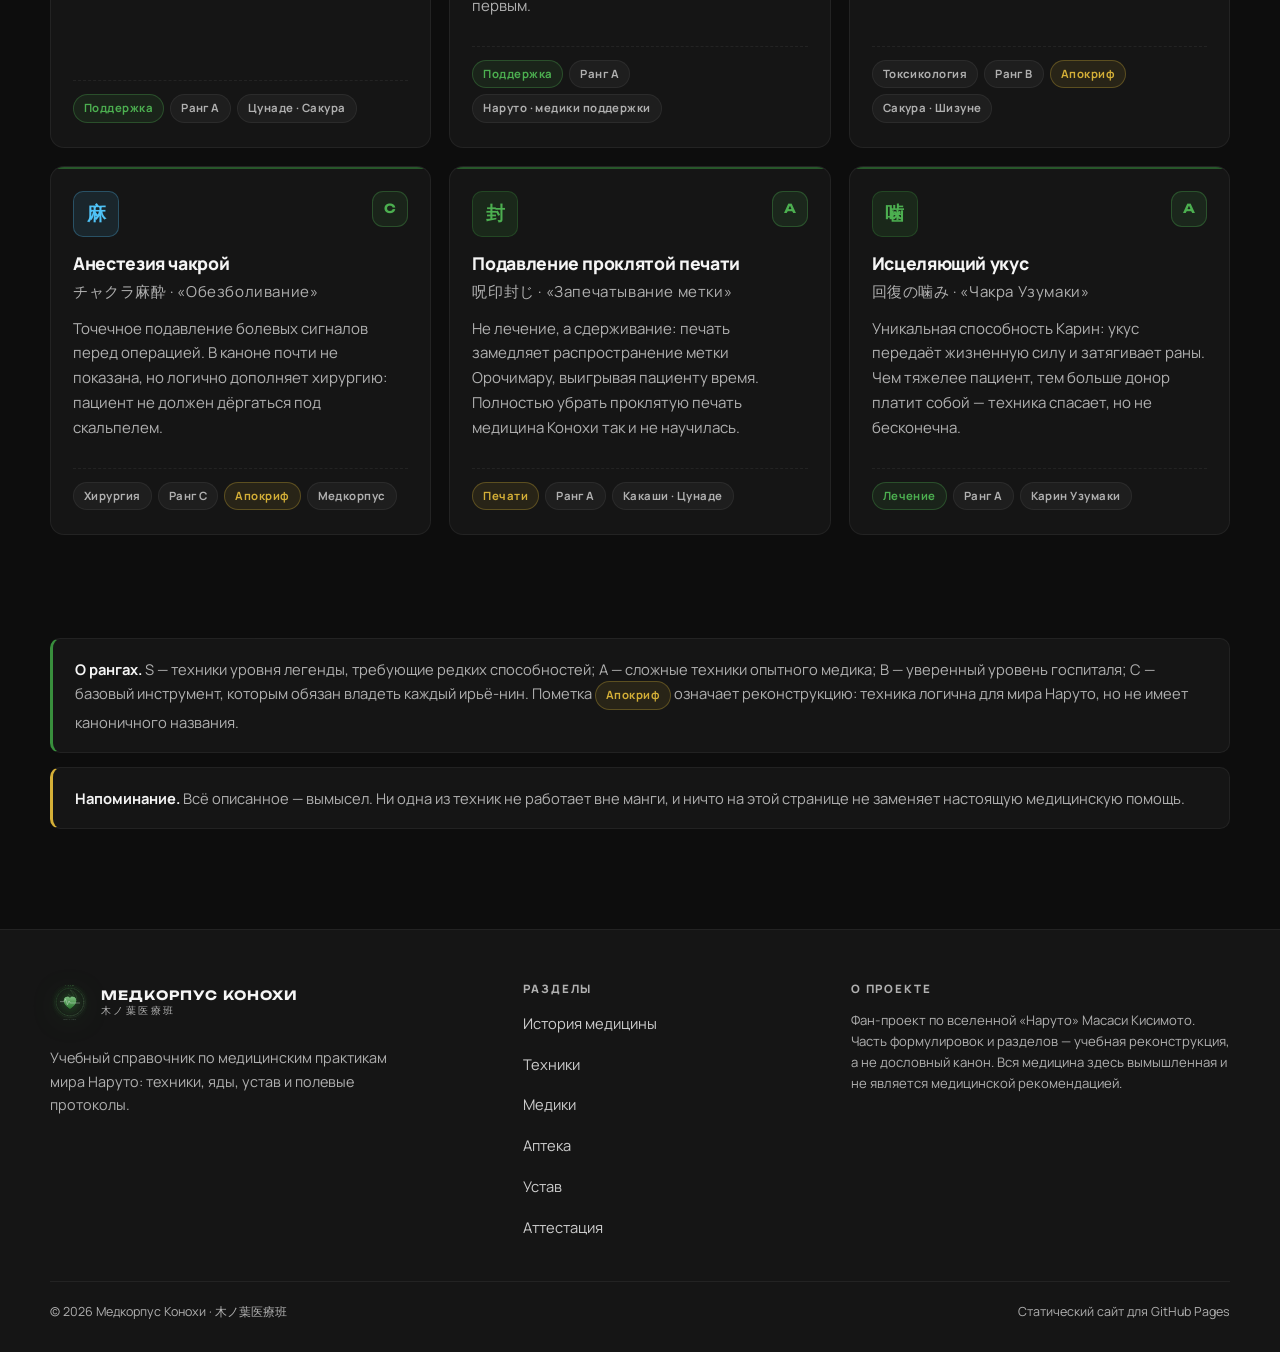
<file: tehniki.html>
<!DOCTYPE html>
<html lang="ru" data-theme="dark">
<head>
  <meta charset="UTF-8">
  <meta name="viewport" content="width=device-width, initial-scale=1">
  <title>Техники — Медкорпус Конохи</title>
  <meta name="description" content="Каталог медицинских техник мира Наруто: мистическая ладонь, скальпель чакры, печать ста сил, созидательное возрождение, Кацую и другие. Фильтр по направлению и поиск.">
  <link rel="icon" href="images/favicon.svg" type="image/svg+xml">
  <link rel="preconnect" href="https://fonts.googleapis.com">
  <link rel="preconnect" href="https://fonts.gstatic.com" crossorigin>
  <link href="https://fonts.googleapis.com/css2?family=Manrope:wght@400;500;600;700;800&family=Unbounded:wght@500;700;900&display=swap" rel="stylesheet">
  <link rel="stylesheet" href="css/style.css">
  <link rel="stylesheet" href="css/app.css">
  <script>
    document.documentElement.classList.add("js");
    try { var t = localStorage.getItem("medcorpus-theme"); if (t) document.documentElement.dataset.theme = t; } catch (e) {}
  </script>
  <script src="js/prefs.js"></script>
</head>
<body>
  <a class="skip-link" href="#main">Перейти к содержанию</a>

  <header class="site-header">
    <div class="header-inner">
      <a class="logo" href="index.html" aria-label="Медкорпус Конохи — на главную">
        <img class="logo-mark" src="images/emblem.svg" alt="" width="40" height="40">
        <span class="logo-text">
          <span class="logo-title">Медкорпус Конохи</span>
          <span class="logo-sub">木ノ葉医療班</span>
        </span>
      </a>
      <nav class="nav" id="nav" aria-label="Основная навигация">
        <a href="index.html">Главная</a>
        <a href="sostav.html">Состав</a>
        <a href="tehniki.html">Техники</a>
        <a href="reglament.html">Регламенты</a>
        <a href="lekcii.html">Лекции</a>
      </nav>
      <div class="header-actions">
        <button class="icon-btn" id="themeToggle" type="button" aria-label="Включить светлую тему" aria-pressed="false">
          <svg class="icon-sun" viewBox="0 0 24 24" fill="none" stroke="currentColor" stroke-width="2" stroke-linecap="round" aria-hidden="true"><circle cx="12" cy="12" r="4"></circle><path d="M12 2v2M12 20v2M2 12h2M20 12h2M4.9 4.9l1.4 1.4M17.7 17.7l1.4 1.4M19.1 4.9l-1.4 1.4M6.3 17.7l-1.4 1.4"></path></svg>
          <svg class="icon-moon" viewBox="0 0 24 24" fill="none" stroke="currentColor" stroke-width="2" stroke-linecap="round" stroke-linejoin="round" aria-hidden="true"><path d="M21 12.8A8.5 8.5 0 1 1 11.2 3a6.6 6.6 0 0 0 9.8 9.8Z"></path></svg>
        </button>
        <button class="icon-btn nav-toggle" id="navToggle" type="button" aria-label="Открыть меню" aria-expanded="false" aria-controls="nav">
          <svg viewBox="0 0 24 24" fill="none" stroke="currentColor" stroke-width="2" stroke-linecap="round" aria-hidden="true"><path d="M4 7h16M4 12h16M4 17h16"></path></svg>
        </button>
      </div>
    </div>
  </header>

  <main id="main">
    <div class="container">
      <div class="page-head">
        <p class="breadcrumb"><a href="index.html">Главная</a>
        <span>/</span>Техники</p>
        <h1>Каталог <span class="grad">ирьё-ниндзюцу</span></h1>
        <p class="lead">Двенадцать техник, которые определяют медицину мира Наруто — от базовой мистической ладони до запретной регенерации. Фильтруйте по направлению или ищите по имени и пользователю.</p>
      </div>

      <section class="section section--tight">
        <div class="filters" id="techFilters" role="group" aria-label="Фильтр техник по направлению">
          <button class="chip is-active" type="button" data-filter="all" aria-pressed="true">Все</button>
          <button class="chip" type="button" data-filter="heal" aria-pressed="false">Лечение</button>
          <button class="chip" type="button" data-filter="surgery" aria-pressed="false">Хирургия</button>
          <button class="chip" type="button" data-filter="poison" aria-pressed="false">Токсикология</button>
          <button class="chip" type="button" data-filter="seal" aria-pressed="false">Печати</button>
          <button class="chip" type="button" data-filter="support" aria-pressed="false">Поддержка</button>
          <button class="chip" type="button" data-filter="reanim" aria-pressed="false">Реанимация</button>
          <div class="search">
            <input id="techSearch" type="search" placeholder="Поиск: печать, яд, Цунаде…" aria-label="Поиск по техникам">
          </div>
        </div>

        <p class="result-count" id="techCount" aria-live="polite">Найдено техник: 12 из 12</p>

        <div class="grid grid--wide">
          <article class="card tech reveal" data-cat="heal" data-title="сёсэн-дзюцу мистическая ладонь лечение цунаде сакура шизуне">
            <div class="tech__head">
              <div class="kanji">医</div>
              <span class="rank rank--c" title="Ранг C">C</span>
            </div>
            <div>
              <h3>Сёсэн-дзюцу</h3>
              <p class="tech__jp">掌仙術 · «Мистическая ладонь»</p>
            </div>
            <p>База всей медицинской школы: чакра, сконцентрированная в ладони, ускоряет заживление тканей. Требует ювелирного контроля — при перекосе чакры лечение превращается в ожог.</p>
            <div class="tech__meta">
              <span class="tag tag--green">Лечение</span>
              <span class="tag">Ранг C</span>
              <span class="tag">Цунаде · Сакура · Шизуне</span>
            </div>
          </article>

          <article class="card tech reveal" data-cat="surgery" data-title="чакура-но мэсу скальпель чакры хирургия кабуто цунаде">
            <div class="tech__head">
              <div class="kanji kanji--cyan">刀</div>
              <span class="rank rank--b" title="Ранг B">B</span>
            </div>
            <div>
              <h3>Чакура-но мэсу</h3>
              <p class="tech__jp">チャクラのメス · «Скальпель чакры»</p>
            </div>
            <p>Тончайшее лезвие из чакры позволяет работать с мышцами и сосудами, не вскрывая кожу. Техника экономит пациенту недели восстановления — и требует абсолютной точности.</p>
            <div class="tech__meta">
              <span class="tag">Хирургия</span>
              <span class="tag">Ранг B</span>
              <span class="tag">Кабуто · Цунаде</span>
            </div>
          </article>

          <article class="card tech reveal" data-cat="seal" data-title="бякуго-но ин печать ста сил печать цунаде сакура чакра">
            <div class="tech__head">
              <div class="kanji kanji--gold">印</div>
              <span class="rank rank--s" title="Ранг S">S</span>
            </div>
            <div>
              <h3>Бякуго-но ин</h3>
              <p class="tech__jp">百豪の印 · «Печать ста сил»</p>
            </div>
            <p>Годами накопленная чакра хранится в печати на лбу. В момент активации она запускает непрерывную регенерацию: раны закрываются, пока запас не иссякнет. Обратная сторона — годы подготовки и риск истощения.</p>
            <div class="tech__meta">
              <span class="tag tag--gold">Печати</span>
              <span class="tag">Ранг S</span>
              <span class="tag">Цунаде · Сакура</span>
            </div>
          </article>

          <article class="card tech reveal" data-cat="seal" data-title="содзо-сайсэй созидательное возрождение цунаде регенерация">
            <div class="tech__head">
              <div class="kanji kanji--gold">生</div>
              <span class="rank rank--s" title="Ранг S">S</span>
            </div>
            <div>
              <h3>Содзо-сайсэй</h3>
              <p class="tech__jp">創造再生 · «Созидательное возрождение»</p>
            </div>
            <p>Полная перестройка повреждённых тканей за считанные секунды. Техника возвращает бойца в строй даже после смертельных ран, но расходует жизненный ресурс организма — за скорость платят годами жизни.</p>
            <div class="tech__meta">
              <span class="tag tag--gold">Печати</span>
              <span class="tag">Ранг S</span>
              <span class="tag">Цунаде</span>
            </div>
          </article>

          <article class="card tech reveal" data-cat="reanim" data-title="чикацу сайсэй регенерация реанимация групповая шизуне сакура бригада">
            <div class="tech__head">
              <div class="kanji">再</div>
              <span class="rank rank--b" title="Ранг B">B</span>
            </div>
            <div>
              <h3>Чикацу-сайсэй-но-дзюцу</h3>
              <p class="tech__jp">治活再生の術 · «Исцеляющее возрождение»</p>
            </div>
            <p>Бригадная техника: несколько медиков удерживают барьер и синхронно направляют чакру в одного пациента. Позволяет спасти то, что одиночка уже не вытянет, — но требует идеальной координации.</p>
            <div class="tech__meta">
              <span class="tag">Реанимация</span>
              <span class="tag">Ранг B</span>
              <span class="tag">Медбригады · Шизуне · Сакура</span>
            </div>
          </article>

          <article class="card tech reveal" data-cat="poison" data-title="иглы с ядом доку токсикология шизуне паралич">
            <div class="tech__head">
              <div class="kanji">毒</div>
              <span class="rank rank--c" title="Ранг C">C</span>
            </div>
            <div>
              <h3>Иглы с ядом</h3>
              <p class="tech__jp">毒針 · «Отравленные иглы»</p>
            </div>
            <p>Метательное оружие медика-токсиколога. Доза рассчитывается так, чтобы обездвижить, а не убить: цель нужна живой — для допроса или как носитель информации.</p>
            <div class="tech__meta">
              <span class="tag">Токсикология</span>
              <span class="tag">Ранг C</span>
              <span class="tag">Шизуне</span>
            </div>
          </article>

          <article class="card tech reveal" data-cat="support" data-title="кацую призыв слизень поддержка цунаде сакура">
            <div class="tech__head">
              <div class="kanji kanji--green">蛞</div>
              <span class="rank rank--a" title="Ранг A">A</span>
            </div>
            <div>
              <h3>Кацую-кутиёсэ</h3>
              <p class="tech__jp">カツユ口寄せ · «Призыв Кацую»</p>
            </div>
            <p>Гигантский слизень делится на сотни копий и лечит сразу всех, к кому прикасается. В условиях массовых ранений это не «питомец», а целый передвижной госпиталь.</p>
            <div class="tech__meta">
              <span class="tag tag--green">Поддержка</span>
              <span class="tag">Ранг A</span>
              <span class="tag">Цунаде · Сакура</span>
            </div>
          </article>

          <article class="card tech reveal" data-cat="support" data-title="передача чакры чакура тэнсо поддержка наруто">
            <div class="tech__head">
              <div class="kanji">授</div>
              <span class="rank rank--a" title="Ранг A">A</span>
            </div>
            <div>
              <h3>Передача чакры</h3>
              <p class="tech__jp">チャクラ転送の術 · «Чакра-тэнсо»</p>
            </div>
            <p>Медик отдаёт собственную чакру истощённому союзнику. Быстро возвращает силы, но опустошает донора: в полевых условиях это всегда выбор, кого спасать первым.</p>
            <div class="tech__meta">
              <span class="tag tag--green">Поддержка</span>
              <span class="tag">Ранг A</span>
              <span class="tag">Наруто · медики поддержки</span>
            </div>
          </article>

          <article class="card tech reveal" data-cat="poison" data-title="токсикологический анализ яд антидот сакура шизуне противоядие">
            <div class="tech__head">
              <div class="kanji kanji--gold">薬</div>
              <span class="rank rank--b" title="Ранг B">B</span>
            </div>
            <div>
              <h3>Токсикологический анализ</h3>
              <p class="tech__jp">毒物分析 · «Разбор состава»</p>
            </div>
            <p>Определить токсин по симптомам, выделить активное вещество и собрать противоядие — часто за часы, а не дни. Именно так Сакура получила противоядие к яду Сасори.</p>
            <div class="tech__meta">
              <span class="tag">Токсикология</span>
              <span class="tag">Ранг B</span>
              <span class="tag tag--gold">Апокриф</span>
              <span class="tag">Сакура · Шизуне</span>
            </div>
          </article>

          <article class="card tech reveal" data-cat="surgery" data-title="анестезия чакрой обезболивание хирургия апокриф">
            <div class="tech__head">
              <div class="kanji kanji--cyan">麻</div>
              <span class="rank rank--c" title="Ранг C">C</span>
            </div>
            <div>
              <h3>Анестезия чакрой</h3>
              <p class="tech__jp">チャクラ麻酔 · «Обезболивание»</p>
            </div>
            <p>Точечное подавление болевых сигналов перед операцией. В каноне почти не показана, но логично дополняет хирургию: пациент не должен дёргаться под скальпелем.</p>
            <div class="tech__meta">
              <span class="tag">Хирургия</span>
              <span class="tag">Ранг C</span>
              <span class="tag tag--gold">Апокриф</span>
              <span class="tag">Медкорпус</span>
            </div>
          </article>

          <article class="card tech reveal" data-cat="seal" data-title="подавление проклятой печати печать какаши цунаде">
            <div class="tech__head">
              <div class="kanji">封</div>
              <span class="rank rank--a" title="Ранг A">A</span>
            </div>
            <div>
              <h3>Подавление проклятой печати</h3>
              <p class="tech__jp">呪印封じ · «Запечатывание метки»</p>
            </div>
            <p>Не лечение, а сдерживание: печать замедляет распространение метки Орочимару, выигрывая пациенту время. Полностью убрать проклятую печать медицина Конохи так и не научилась.</p>
            <div class="tech__meta">
              <span class="tag tag--gold">Печати</span>
              <span class="tag">Ранг A</span>
              <span class="tag">Какаши · Цунаде</span>
            </div>
          </article>

          <article class="card tech reveal" data-cat="heal" data-title="исцеляющий укус карин узумаки лечение сенсорика">
            <div class="tech__head">
              <div class="kanji">噛</div>
              <span class="rank rank--a" title="Ранг A">A</span>
            </div>
            <div>
              <h3>Исцеляющий укус</h3>
              <p class="tech__jp">回復の噛み · «Чакра Узумаки»</p>
            </div>
            <p>Уникальная способность Карин: укус передаёт жизненную силу и затягивает раны. Чем тяжелее пациент, тем больше донор платит собой — техника спасает, но не бесконечна.</p>
            <div class="tech__meta">
              <span class="tag tag--green">Лечение</span>
              <span class="tag">Ранг A</span>
              <span class="tag">Карин Узумаки</span>
            </div>
          </article>
        </div>

        <div class="empty-state" id="techEmpty" hidden>
          Ничего не найдено. Попробуйте другой запрос или сбросьте фильтр.
        </div>
      </section>

      <section class="section section--tight" style="padding-bottom:60px">
        <div class="callout">
          <strong>О рангах.</strong> S — техники уровня легенды, требующие редких способностей; A — сложные техники опытного медика; B — уверенный уровень госпиталя; C — базовый инструмент, которым обязан владеть каждый ирьё-нин. Пометка <span class="tag tag--gold">Апокриф</span> означает реконструкцию: техника логична для мира Наруто, но не имеет каноничного названия.
        </div>
        <div class="callout callout--warn">
          <strong>Напоминание.</strong> Всё описанное — вымысел. Ни одна из техник не работает вне манги, и ничто на этой странице не заменяет настоящую медицинскую помощь.
        </div>
      </section>
    </div>
  </main>

  <footer class="site-footer">
    <div class="container">
      <div class="footer-grid">
        <div>
          <a class="logo" href="index.html" aria-label="Медкорпус Конохи — на главную">
            <img class="logo-mark" src="images/emblem.svg" alt="" width="40" height="40">
            <span class="logo-text">
              <span class="logo-title">Медкорпус Конохи</span>
              <span class="logo-sub">木ノ葉医療班</span>
            </span>
          </a>
          <p class="footer-about">Учебный справочник по медицинским практикам мира Наруто: техники, яды, устав и полевые протоколы.</p>
        </div>
        <div>
          <h4>Разделы</h4>
          <ul class="footer-links">
            <li><a href="istoriya.html">История медицины</a></li>
            <li><a href="tehniki.html">Техники</a></li>
            <li><a href="mediki.html">Медики</a></li>
            <li><a href="apteka.html">Аптека</a></li>
            <li><a href="reglament.html">Устав</a></li>
            <li><a href="quiz.html">Аттестация</a></li>
          </ul>
        </div>
        <div>
          <h4>О проекте</h4>
          <p class="footer-note">Фан-проект по вселенной «Наруто» Масаси Кисимото. Часть формулировок и разделов — учебная реконструкция, а не дословный канон. Вся медицина здесь вымышленная и не является медицинской рекомендацией.</p>
        </div>
      </div>
      <div class="footer-bottom">
        <span>© <span data-year>2026</span> Медкорпус Конохи · 木ノ葉医療班</span>
        <span>Статический сайт для GitHub Pages</span>
      </div>
    </div>
  </footer>

  <button class="to-top" id="toTop" type="button" aria-label="Наверх">↑</button>
  <script src="js/config.js" defer></script>
  <script src="js/store.js" defer></script>
  <script src="js/i18n.js" defer></script>
  <script src="js/auth.js" defer></script>
  <script src="js/settings.js" defer></script>
  <script src="js/support.js" defer></script>
  <script src="js/techniques.js" defer></script>
  <script src="js/main.js" defer></script>
</body>
</html>
</file>
<file: css/style.css>
/* ==========================================================================
   Медкорпус Конохи — 木ノ葉医療班
   Тема: медицина мира Наруто. Тёмная база, акценты Конохи.
   ========================================================================== */

/* ---------- Переменные ---------- */
:root {
  --header-h: 68px;

  --bg: #0d0d0d;
  --bg-soft: #151515;
  --panel: #151515;
  --panel-2: #181818;
  --line: rgba(255, 255, 255, 0.06);
  --line-strong: rgba(255, 255, 255, 0.12);
  --text: #f5f5f5;
  --muted: #b0b0b0;

  --accent: #388e3c;
  --accent-2: #4caf50;
  --accent-soft: rgba(56, 142, 60, 0.16);
  --on-accent: #ffffff;
  --gold: #d4af37;
  --green: #4caf50;
  --cyan: #4fc3f7;
  --grad-mid: #66bb6a;

  --shadow: 0 24px 60px -28px rgba(0, 0, 0, 0.95);
  --radius: 14px;
  --radius-sm: 10px;

  --font-sans: "Manrope", system-ui, -apple-system, "Segoe UI", Roboto, sans-serif;
  --font-display: "Unbounded", "Manrope", system-ui, sans-serif;

  color-scheme: dark;
}

[data-theme="light"] {
  --bg: #f6f7f6;
  --bg-soft: #efefef;
  --panel: #ffffff;
  --panel-2: #f2f2f2;
  --line: rgba(0, 0, 0, 0.09);
  --line-strong: rgba(0, 0, 0, 0.18);
  --text: #151515;
  --muted: #5f6360;

  --accent: #2e7d32;
  --accent-2: #388e3c;
  --accent-soft: rgba(46, 125, 50, 0.1);
  --on-accent: #ffffff;
  --gold: #8a6410;
  --green: #2e7d32;
  --cyan: #0277bd;
  --grad-mid: #43a047;

  --shadow: 0 24px 60px -30px rgba(0, 0, 0, 0.25);
  color-scheme: light;
}

/* ---------- База ---------- */
*,
*::before,
*::after { box-sizing: border-box; }

html {
  scroll-behavior: smooth;
  scroll-padding-top: calc(var(--header-h) + 20px);
}

body {
  margin: 0;
  font-family: var(--font-sans);
  font-size: 16px;
  line-height: 1.65;
  color: var(--text);
  background: var(--bg);
  -webkit-font-smoothing: antialiased;
  text-rendering: optimizeLegibility;
  overflow-x: hidden;
}

body::before {
  content: "";
  position: fixed;
  inset: 0;
  z-index: -1;
  pointer-events: none;
  background:
    radial-gradient(900px 520px at 8% -12%, rgba(56, 142, 60, 0.12), transparent 62%),
    radial-gradient(820px 620px at 100% 0%, rgba(56, 142, 60, 0.05), transparent 60%);
}

[data-theme="light"] body::before { opacity: 0.6; }

img, svg { max-width: 100%; }
img { height: auto; }

[hidden] { display: none !important; }

h1, h2, h3, h4 {
  margin: 0;
  font-weight: 800;
  line-height: 1.18;
  letter-spacing: -0.02em;
}

p { margin: 0 0 1em; }
p:last-child { margin-bottom: 0; }

a { color: var(--accent); text-underline-offset: 3px; }
a:hover { color: var(--accent-2); }

ul, ol { margin: 0 0 1em; padding-left: 1.25em; }
li { margin-bottom: 0.4em; }

strong { font-weight: 700; }

code, kbd {
  font-family: ui-monospace, "Cascadia Code", Consolas, monospace;
  font-size: 0.9em;
  padding: 0.15em 0.4em;
  border-radius: 6px;
  background: var(--panel-2);
  border: 1px solid var(--line);
}

::selection {
  background: var(--accent);
  color: #fff;
}

:focus-visible {
  outline: 2px solid var(--accent);
  outline-offset: 3px;
  border-radius: 4px;
}

.skip-link {
  position: absolute;
  left: 50%;
  top: -60px;
  transform: translateX(-50%);
  z-index: 100;
  padding: 10px 18px;
  border-radius: 0 0 12px 12px;
  background: var(--accent);
  color: #fff;
  font-weight: 700;
  text-decoration: none;
  transition: top 0.2s ease;
}
.skip-link:focus { top: 0; color: #fff; }

.container {
  width: min(1180px, calc(100% - 40px));
  margin-inline: auto;
}

/* ---------- Шапка ---------- */
.site-header {
  position: sticky;
  top: 0;
  z-index: 50;
  background: rgba(13, 13, 13, 0.9);
  -webkit-backdrop-filter: blur(16px);
  backdrop-filter: blur(16px);
  border-bottom: 1px solid var(--line);
}
[data-theme="light"] .site-header { background: rgba(246, 247, 246, 0.9); }

.header-inner {
  width: min(1180px, calc(100% - 40px));
  margin-inline: auto;
  min-height: var(--header-h);
  display: flex;
  align-items: center;
  gap: 20px;
  justify-content: space-between;
}

.logo {
  display: inline-flex;
  align-items: center;
  gap: 11px;
  text-decoration: none;
  color: var(--text);
  flex: none;
}
.logo:hover { color: var(--text); }

.logo-mark {
  width: 40px;
  height: 40px;
  flex: none;
  filter: drop-shadow(0 4px 14px rgba(56, 142, 60, 0.3));
}

.logo-text { display: flex; flex-direction: column; line-height: 1.1; }

.logo-title {
  font-family: var(--font-display);
  font-size: 0.8rem;
  font-weight: 700;
  letter-spacing: 0.09em;
  text-transform: uppercase;
}

.logo-sub {
  font-size: 0.64rem;
  letter-spacing: 0.24em;
  color: var(--muted);
  margin-top: 3px;
}

.nav {
  display: flex;
  align-items: center;
  gap: 4px;
}

.nav a {
  position: relative;
  padding: 10px 13px;
  border-radius: 8px;
  color: var(--muted);
  font-size: 0.88rem;
  font-weight: 600;
  text-decoration: none;
  white-space: nowrap;
  transition: color 0.2s ease, background 0.2s ease;
}
.nav a:hover { color: var(--text); background: var(--panel-2); }
.nav a[aria-current="page"] {
  color: var(--accent-2);
  background: var(--accent-soft);
}
.nav a[aria-current="page"]::after {
  content: "";
  position: absolute;
  left: 13px;
  right: 13px;
  bottom: 4px;
  height: 2px;
  border-radius: 2px;
  background: var(--accent-2);
}

.header-actions { display: flex; align-items: center; gap: 8px; flex: none; }

.icon-btn {
  width: 40px;
  height: 40px;
  display: grid;
  place-items: center;
  border: 1px solid var(--line);
  border-radius: 12px;
  background: var(--panel);
  color: var(--text);
  cursor: pointer;
  transition: border-color 0.2s ease, background 0.2s ease, transform 0.2s ease;
}
.icon-btn:hover { border-color: var(--line-strong); background: var(--panel-2); }
.icon-btn:active { transform: scale(0.96); }
.icon-btn svg { width: 18px; height: 18px; }

[data-theme="dark"] .icon-moon { display: none; }
[data-theme="light"] .icon-sun { display: none; }

.nav-toggle { display: none; }

@media (max-width: 1120px) {
  .nav {
    position: fixed;
    top: var(--header-h);
    left: 0;
    right: 0;
    z-index: 49;
    flex-direction: column;
    align-items: stretch;
    gap: 4px;
    padding: 14px 20px 22px;
    max-height: calc(100vh - var(--header-h));
    overflow-y: auto;
    background: var(--bg-soft);
    border-bottom: 1px solid var(--line);
    box-shadow: 0 30px 60px -30px rgba(0, 0, 0, 0.8);
    opacity: 0;
    visibility: hidden;
    transform: translateY(-10px);
    transition: opacity 0.22s ease, transform 0.22s ease, visibility 0.22s;
  }
  .nav.is-open { opacity: 1; visibility: visible; transform: none; }
  .nav a { padding: 13px 16px; border-radius: 12px; font-size: 0.98rem; }
  .nav-toggle { display: grid; }
  body.nav-open { overflow: hidden; }
}

/* ---------- Кнопки ---------- */
.btn {
  display: inline-flex;
  align-items: center;
  justify-content: center;
  gap: 10px;
  padding: 12px 22px;
  border: 1px solid transparent;
  border-radius: 8px;
  font: inherit;
  font-size: 0.94rem;
  font-weight: 700;
  text-decoration: none;
  cursor: pointer;
  transition: transform 0.2s ease, box-shadow 0.2s ease, background 0.2s ease, border-color 0.2s ease;
}
.btn svg { width: 17px; height: 17px; }

.btn--primary {
  background: var(--accent);
  color: var(--on-accent);
  box-shadow: 0 10px 24px -14px rgba(56, 142, 60, 0.8);
}
.btn--primary:hover { color: var(--on-accent); background: var(--accent-2); transform: translateY(-2px); }

.btn--ghost {
  border-color: var(--line-strong);
  background: transparent;
  color: var(--text);
}
[data-theme="light"] .btn--ghost { background: rgba(255, 255, 255, 0.6); }
.btn--ghost:hover { color: var(--text); border-color: var(--accent); transform: translateY(-2px); }

.btn--small { padding: 9px 16px; font-size: 0.85rem; }

/* ---------- Hero ---------- */
.hero {
  position: relative;
  padding: clamp(44px, 6vw, 76px) 0 8px;
  overflow: hidden;
}

.hero::before {
  content: "";
  position: absolute;
  inset: 0;
  z-index: -1;
  background-image:
    linear-gradient(var(--line) 1px, transparent 1px),
    linear-gradient(90deg, var(--line) 1px, transparent 1px);
  background-size: 72px 72px;
  -webkit-mask-image: radial-gradient(ellipse 70% 60% at 60% 20%, #000 0%, transparent 75%);
  mask-image: radial-gradient(ellipse 70% 60% at 60% 20%, #000 0%, transparent 75%);
  opacity: 0.55;
}

.hero__inner {
  width: min(1180px, calc(100% - 40px));
  margin-inline: auto;
  display: grid;
  grid-template-columns: minmax(0, 1.15fr) minmax(0, 0.85fr);
  gap: clamp(24px, 4vw, 56px);
  align-items: center;
}

.badge {
  display: inline-flex;
  align-items: center;
  gap: 9px;
  padding: 7px 14px 7px 10px;
  border: 1px solid var(--line);
  border-radius: 999px;
  background: var(--panel);
  font-size: 0.75rem;
  font-weight: 700;
  letter-spacing: 0.12em;
  text-transform: uppercase;
  color: var(--muted);
}

.badge__dot {
  width: 7px;
  height: 7px;
  border-radius: 50%;
  background: var(--green);
  box-shadow: 0 0 0 4px rgba(76, 175, 80, 0.16);
  animation: pulse 2.4s ease-in-out infinite;
}

@keyframes pulse {
  0%, 100% { box-shadow: 0 0 0 4px rgba(76, 175, 80, 0.16); }
  50% { box-shadow: 0 0 0 8px rgba(76, 175, 80, 0.04); }
}

.hero__jp {
  margin: 22px 0 0;
  font-size: 0.78rem;
  letter-spacing: 0.42em;
  color: var(--muted);
  text-transform: uppercase;
}

.hero h1,
.hero h2 {
  font-family: var(--font-display);
  font-size: clamp(2.05rem, 5vw, 3.55rem);
  font-weight: 700;
  line-height: 1.06;
  letter-spacing: -0.03em;
  margin: 14px 0 18px;
}

.grad {
  background: linear-gradient(100deg, var(--accent-2) 5%, var(--grad-mid) 60%, #a5d6a7 100%);
  -webkit-background-clip: text;
  background-clip: text;
  color: transparent;
}

.hero .lead {
  font-size: clamp(1rem, 1.4vw, 1.08rem);
  color: var(--muted);
  max-width: 56ch;
}

.hero__actions {
  display: flex;
  flex-wrap: wrap;
  gap: 12px;
  margin-top: 28px;
}

.hero__art {
  position: relative;
  display: grid;
  place-items: center;
  min-height: 280px;
}

.hero__art::before,
.hero__art::after {
  content: "";
  position: absolute;
  border-radius: 50%;
  border: 1px solid var(--line);
  pointer-events: none;
}
.hero__art::before { inset: 4% 2%; }
.hero__art::after { inset: 16% 12%; border-style: dashed; opacity: 0.7; }

.hero__art img {
  position: relative;
  z-index: 1;
  width: min(400px, 82%);
  filter: drop-shadow(0 30px 50px rgba(0, 0, 0, 0.55));
  animation: float 9s ease-in-out infinite;
}

@keyframes float {
  0%, 100% { transform: translateY(0); }
  50% { transform: translateY(-12px); }
}

/* ---------- Статистика ---------- */
.stats {
  display: grid;
  grid-template-columns: repeat(4, minmax(0, 1fr));
  gap: 1px;
  margin-top: clamp(36px, 5vw, 54px);
  background: var(--line);
  border: 1px solid var(--line);
  border-radius: var(--radius);
  overflow: hidden;
}

.stat {
  padding: 22px 20px;
  background: var(--bg-soft);
}
.stat b {
  display: block;
  font-family: var(--font-display);
  font-size: clamp(1.5rem, 3vw, 2rem);
  font-weight: 700;
  line-height: 1.1;
  color: var(--text);
}
.stat span {
  display: block;
  margin-top: 6px;
  font-size: 0.72rem;
  text-transform: uppercase;
  letter-spacing: 0.12em;
  color: var(--muted);
}

/* ---------- Секции ---------- */
.section { padding: clamp(52px, 7vw, 84px) 0; }
.section--tight { padding: clamp(32px, 4vw, 52px) 0; }

.section--alt {
  background: linear-gradient(180deg, transparent, var(--bg-soft) 18%, var(--bg-soft) 82%, transparent);
  border-block: 1px solid var(--line);
}

.section__head { max-width: 72ch; margin-bottom: clamp(26px, 3.4vw, 38px); }

.eyebrow {
  display: inline-flex;
  align-items: center;
  gap: 10px;
  font-size: 0.72rem;
  font-weight: 800;
  letter-spacing: 0.24em;
  text-transform: uppercase;
  color: var(--accent);
}
.eyebrow::before {
  content: "";
  width: 26px;
  height: 1px;
  background: currentColor;
}

h2 {
  font-size: clamp(1.55rem, 3.2vw, 2.35rem);
  margin: 12px 0 14px;
}

h3 { font-size: 1.1rem; }

.lead { color: var(--muted); font-size: 1.02rem; }

.section__foot { margin-top: 30px; }

.page-head {
  padding: clamp(34px, 5vw, 62px) 0 10px;
  position: relative;
}
.page-head h1 {
  font-family: var(--font-display);
  font-size: clamp(1.7rem, 4.2vw, 2.9rem);
  font-weight: 700;
  line-height: 1.08;
  margin: 14px 0 16px;
}
.page-head .lead { max-width: 72ch; }
.breadcrumb { font-size: 0.82rem; color: var(--muted); }
.breadcrumb a { color: var(--muted); text-decoration: none; }
.breadcrumb a:hover { color: var(--accent); }
.breadcrumb span { opacity: 0.5; margin-inline: 7px; }

/* ---------- Сетка и карточки ---------- */
.grid {
  display: grid;
  grid-template-columns: repeat(auto-fit, minmax(min(255px, 100%), 1fr));
  gap: 18px;
}
.grid--wide { grid-template-columns: repeat(auto-fit, minmax(min(330px, 100%), 1fr)); }
.grid--2 { grid-template-columns: repeat(auto-fit, minmax(min(380px, 100%), 1fr)); }

.card {
  position: relative;
  display: flex;
  flex-direction: column;
  gap: 10px;
  padding: 24px 22px;
  border: 1px solid var(--line);
  border-radius: var(--radius);
  background: var(--panel);
  overflow: hidden;
  transition: transform 0.25s ease, border-color 0.25s ease, box-shadow 0.25s ease;
}

.card::before {
  content: "";
  position: absolute;
  inset: 0 0 auto;
  height: 2px;
  background: var(--accent);
  opacity: 0.55;
}

.card:hover {
  transform: translateY(-3px);
  border-color: var(--line-strong);
  box-shadow: var(--shadow);
}

.card h3 { margin-top: 4px; }
.card p { color: var(--muted); font-size: 0.94rem; }
.card .link-more {
  margin-top: auto;
  padding-top: 12px;
  font-size: 0.86rem;
  font-weight: 700;
  text-decoration: none;
  color: var(--accent);
  display: inline-flex;
  align-items: center;
  gap: 7px;
}
.card .link-more::after { content: "→"; transition: transform 0.2s ease; }
.card .link-more:hover::after { transform: translateX(4px); }

.kanji {
  width: 46px;
  height: 46px;
  flex: none;
  display: grid;
  place-items: center;
  border-radius: 10px;
  font-size: 1.18rem;
  font-weight: 700;
  background: var(--accent-soft);
  color: var(--accent-2);
  border: 1px solid rgba(56, 142, 60, 0.3);
}
.kanji--green { background: rgba(76, 175, 80, 0.12); color: var(--green); border-color: rgba(76, 175, 80, 0.28); }
.kanji--gold { background: rgba(212, 175, 55, 0.1); color: var(--gold); border-color: rgba(212, 175, 55, 0.28); }
.kanji--cyan { background: rgba(79, 195, 247, 0.1); color: var(--cyan); border-color: rgba(79, 195, 247, 0.28); }

/* ---------- Теги и чипы ---------- */
.tag {
  display: inline-flex;
  align-items: center;
  gap: 6px;
  padding: 4px 10px;
  border: 1px solid var(--line);
  border-radius: 999px;
  background: rgba(255, 255, 255, 0.04);
  color: var(--muted);
  font-size: 0.71rem;
  font-weight: 700;
  letter-spacing: 0.04em;
  white-space: nowrap;
}
[data-theme="light"] .tag { background: rgba(40, 30, 18, 0.04); }

.tag--accent { color: var(--accent-2); border-color: rgba(56, 142, 60, 0.32); background: var(--accent-soft); }
.tag--green { color: var(--green); border-color: rgba(76, 175, 80, 0.3); background: rgba(76, 175, 80, 0.1); }
.tag--gold { color: var(--gold); border-color: rgba(212, 175, 55, 0.3); background: rgba(212, 175, 55, 0.1); }

/* ---------- Фильтры ---------- */
.filters {
  display: flex;
  flex-wrap: wrap;
  align-items: center;
  gap: 8px;
  margin: 26px 0 30px;
}

.chip {
  padding: 9px 15px;
  border: 1px solid var(--line);
  border-radius: 999px;
  background: transparent;
  color: var(--muted);
  font: inherit;
  font-size: 0.84rem;
  font-weight: 700;
  cursor: pointer;
  transition: color 0.2s ease, background 0.2s ease, border-color 0.2s ease;
}
.chip:hover { color: var(--text); border-color: var(--line-strong); }
.chip.is-active {
  color: var(--on-accent);
  background: var(--accent);
  border-color: var(--accent);
}

.search { margin-left: auto; }
.search input {
  width: 250px;
  max-width: 100%;
  padding: 10px 16px;
  border: 1px solid var(--line);
  border-radius: 999px;
  background: var(--panel);
  color: var(--text);
  font: inherit;
  font-size: 0.88rem;
  outline: none;
  transition: border-color 0.2s ease, box-shadow 0.2s ease;
}
.search input::placeholder { color: var(--muted); }
.search input:focus { border-color: var(--accent); box-shadow: 0 0 0 3px var(--accent-soft); }

.result-count { margin: -10px 0 22px; font-size: 0.82rem; color: var(--muted); }

.empty-state {
  padding: 38px 24px;
  border: 1px dashed var(--line-strong);
  border-radius: var(--radius);
  text-align: center;
  color: var(--muted);
}

/* ---------- Техники ---------- */
.tech { gap: 12px; }
.tech__head { display: flex; align-items: flex-start; justify-content: space-between; gap: 14px; }
.tech__jp {
  margin: 6px 0 0;
  font-size: 0.78rem;
  letter-spacing: 0.04em;
  color: var(--muted) !important;
}
.tech__meta {
  display: flex;
  flex-wrap: wrap;
  gap: 6px;
  margin-top: auto;
  padding-top: 13px;
  border-top: 1px dashed var(--line);
}

.rank {
  flex: none;
  width: 36px;
  height: 36px;
  display: grid;
  place-items: center;
  border-radius: 11px;
  font-family: var(--font-display);
  font-size: 0.78rem;
  font-weight: 700;
  border: 1px solid var(--line);
  color: var(--muted);
  background: var(--panel-2);
}
.rank--s { color: #e6c34a; background: rgba(212, 175, 55, 0.14); border-color: rgba(212, 175, 55, 0.36); }
.rank--a { color: var(--accent-2); background: rgba(76, 175, 80, 0.12); border-color: rgba(76, 175, 80, 0.32); }
.rank--b { color: var(--cyan); background: rgba(79, 195, 247, 0.1); border-color: rgba(79, 195, 247, 0.3); }
.rank--c { color: var(--green); background: rgba(76, 175, 80, 0.1); border-color: rgba(76, 175, 80, 0.3); }

/* ---------- Персоналии ---------- */
.person__top { display: flex; align-items: center; gap: 14px; }
.person__avatar {
  width: 54px;
  height: 54px;
  flex: none;
  display: grid;
  place-items: center;
  border-radius: 50%;
  border: 1px solid var(--line-strong);
  background: radial-gradient(circle at 30% 25%, var(--accent-soft), transparent 70%), var(--panel-2);
  color: var(--accent);
  font-size: 1.25rem;
  font-weight: 700;
}
.person h3 { font-size: 1.05rem; }
.person__role {
  margin: 3px 0 0;
  font-size: 0.73rem;
  font-weight: 800;
  letter-spacing: 0.1em;
  text-transform: uppercase;
  color: var(--accent) !important;
}
.person__facts {
  margin: 4px 0 0;
  padding-top: 13px;
  border-top: 1px dashed var(--line);
  display: grid;
  gap: 8px;
  font-size: 0.85rem;
}
.person__facts div { display: grid; grid-template-columns: 92px 1fr; gap: 10px; }
.person__facts dt { color: var(--muted); }
.person__facts dd { margin: 0; }

/* ---------- Таймлайн ---------- */
.timeline {
  position: relative;
  margin: 34px 0 0;
  padding-left: 34px;
  border-left: 1px solid var(--line-strong);
}
.timeline__item { position: relative; padding: 0 0 36px 6px; }
.timeline__item:last-child { padding-bottom: 0; }
.timeline__item::before {
  content: "";
  position: absolute;
  left: -42px;
  top: 5px;
  width: 13px;
  height: 13px;
  border-radius: 50%;
  background: var(--bg);
  border: 2px solid var(--accent);
  box-shadow: 0 0 0 4px var(--accent-soft);
}
.timeline__item:nth-child(3n + 2)::before { border-color: var(--gold); box-shadow: 0 0 0 4px rgba(212, 175, 55, 0.12); }
.timeline__item:nth-child(3n)::before { border-color: var(--green); box-shadow: 0 0 0 4px rgba(76, 175, 80, 0.12); }

.timeline__year {
  font-family: var(--font-display);
  font-size: 0.72rem;
  font-weight: 700;
  letter-spacing: 0.14em;
  text-transform: uppercase;
  color: var(--accent);
}
.timeline h3 { margin: 7px 0 7px; font-size: 1.12rem; }
.timeline p { color: var(--muted); font-size: 0.95rem; max-width: 75ch; }

/* ---------- Таблицы ---------- */
.table-wrap {
  overflow-x: auto;
  border: 1px solid var(--line);
  border-radius: var(--radius);
  background: var(--panel);
  -webkit-overflow-scrolling: touch;
}
table { width: 100%; border-collapse: collapse; min-width: 760px; font-size: 0.9rem; }
th {
  padding: 14px 18px;
  text-align: left;
  font-size: 0.7rem;
  font-weight: 800;
  letter-spacing: 0.13em;
  text-transform: uppercase;
  color: var(--muted);
  background: var(--bg-soft);
  border-bottom: 1px solid var(--line);
  white-space: nowrap;
}
td {
  padding: 15px 18px;
  border-bottom: 1px solid var(--line);
  vertical-align: top;
}
tbody tr:last-child td { border-bottom: 0; }
tbody tr { transition: background 0.15s ease; }
tbody tr:hover { background: rgba(255, 255, 255, 0.025); }
[data-theme="light"] tbody tr:hover { background: rgba(40, 30, 18, 0.03); }
td strong { color: var(--text); }

/* ---------- Врезки ---------- */
.callout {
  padding: 18px 22px;
  border: 1px solid var(--line);
  border-left: 3px solid var(--accent);
  border-radius: var(--radius-sm);
  background: var(--panel);
  color: var(--muted);
  font-size: 0.92rem;
}
.callout strong { color: var(--text); }
.callout--warn { border-left-color: var(--gold); }
.callout--green { border-left-color: var(--green); }
.callout + .callout { margin-top: 14px; }

.quote {
  position: relative;
  margin: 0;
  padding: 34px 32px 30px 44px;
  border: 1px solid var(--line);
  border-radius: var(--radius);
  background:
    radial-gradient(600px 200px at 0% 0%, var(--accent-soft), transparent 70%),
    var(--panel);
  overflow: hidden;
}
.quote::before {
  content: "「";
  position: absolute;
  top: 10px;
  left: 14px;
  font-size: 2.6rem;
  line-height: 1;
  color: var(--accent);
  opacity: 0.35;
}
.quote blockquote {
  margin: 0;
  font-size: clamp(1.08rem, 2vw, 1.35rem);
  font-weight: 600;
  line-height: 1.55;
}
.quote figcaption { margin-top: 14px; font-size: 0.84rem; color: var(--muted); }

/* ---------- Списки-шаги ---------- */
.steps {
  counter-reset: step;
  list-style: none;
  padding: 0;
  margin: 0;
  display: grid;
  gap: 14px;
}
.steps li {
  position: relative;
  margin: 0;
  padding: 18px 20px 18px 66px;
  border: 1px solid var(--line);
  border-radius: var(--radius-sm);
  background: var(--panel);
  color: var(--muted);
  font-size: 0.94rem;
}
.steps li::before {
  counter-increment: step;
  content: counter(step);
  position: absolute;
  left: 18px;
  top: 16px;
  width: 32px;
  height: 32px;
  display: grid;
  place-items: center;
  border-radius: 50%;
  background: var(--accent-soft);
  border: 1px solid rgba(56, 142, 60, 0.32);
  color: var(--accent-2);
  font-weight: 800;
  font-size: 0.85rem;
}
.steps strong { color: var(--text); }

.checklist { list-style: none; padding: 0; margin: 0; display: grid; gap: 10px; }
.checklist li {
  position: relative;
  margin: 0;
  padding: 13px 18px 13px 46px;
  border: 1px solid var(--line);
  border-radius: var(--radius-sm);
  background: var(--panel);
  font-size: 0.92rem;
  color: var(--muted);
}
.checklist li::before {
  content: "✓";
  position: absolute;
  left: 16px;
  top: 12px;
  color: var(--green);
  font-weight: 800;
}

/* ---------- Баннер ---------- */
.cta {
  position: relative;
  display: flex;
  flex-wrap: wrap;
  align-items: center;
  justify-content: space-between;
  gap: 24px;
  padding: clamp(28px, 4vw, 44px);
  border: 1px solid var(--line-strong);
  border-radius: calc(var(--radius) + 6px);
  background:
    radial-gradient(600px 240px at 12% 0%, rgba(56, 142, 60, 0.16), transparent 70%),
    radial-gradient(500px 260px at 100% 100%, rgba(56, 142, 60, 0.08), transparent 70%),
    var(--panel);
  overflow: hidden;
}
.cta h2 { margin-top: 8px; }
.cta p { color: var(--muted); max-width: 52ch; }
.cta__actions { display: flex; flex-wrap: wrap; gap: 12px; }

/* ---------- Аттестация (квиз) ---------- */
.quiz { max-width: 800px; }
fieldset.q { margin: 0 0 16px; min-inline-size: 0; }
.q {
  padding: 24px;
  margin-bottom: 16px;
  border: 1px solid var(--line);
  border-radius: var(--radius);
  background: var(--panel);
}
.q legend,
.q h3 { padding: 0; margin: 0 0 6px; font-size: 1.02rem; font-weight: 800; }
.q__hint { margin: 0 0 12px; font-size: 0.85rem; color: var(--muted); }
.q label {
  display: flex;
  align-items: flex-start;
  gap: 12px;
  padding: 12px 15px;
  margin-top: 8px;
  border: 1px solid var(--line);
  border-radius: var(--radius-sm);
  background: transparent;
  cursor: pointer;
  font-size: 0.93rem;
  transition: border-color 0.15s ease, background 0.15s ease;
}
.q label:hover { border-color: var(--line-strong); background: var(--panel-2); }
.q input { margin-top: 3px; accent-color: var(--accent); flex: none; }
.q label.is-correct { border-color: rgba(76, 175, 80, 0.6); background: rgba(76, 175, 80, 0.1); }
.q label.is-wrong { border-color: rgba(224, 82, 82, 0.55); background: rgba(224, 82, 82, 0.08); }

.quiz__actions { display: flex; flex-wrap: wrap; gap: 12px; margin-top: 24px; }

.result {
  margin-top: 24px;
  padding: 28px;
  border: 1px solid var(--line-strong);
  border-radius: var(--radius);
  background:
    radial-gradient(500px 220px at 0% 0%, var(--accent-soft), transparent 70%),
    var(--panel);
}
.result[hidden] { display: none; }
.result__score {
  font-family: var(--font-display);
  font-size: clamp(2rem, 5vw, 3rem);
  font-weight: 700;
  line-height: 1;
}
.result__title { margin: 10px 0 8px; font-size: 1.25rem; font-weight: 800; }
.result p { color: var(--muted); }

/* ---------- Футер ---------- */
.site-footer {
  margin-top: 40px;
  padding: 52px 0 30px;
  border-top: 1px solid var(--line);
  background: var(--bg-soft);
}
.footer-grid {
  display: grid;
  grid-template-columns: 1.5fr 1fr 1.3fr;
  gap: 36px;
}
.footer-about { margin-top: 16px; max-width: 38ch; font-size: 0.9rem; color: var(--muted); }
.site-footer h4 {
  margin: 0 0 14px;
  font-size: 0.72rem;
  font-weight: 800;
  letter-spacing: 0.16em;
  text-transform: uppercase;
  color: var(--muted);
}
.footer-links { list-style: none; padding: 0; margin: 0; display: grid; gap: 8px; }
.footer-links a { color: var(--text); text-decoration: none; font-size: 0.92rem; opacity: 0.82; }
.footer-links a:hover { color: var(--accent); opacity: 1; }
.footer-note { font-size: 0.82rem; color: var(--muted); line-height: 1.6; }
.footer-bottom {
  display: flex;
  flex-wrap: wrap;
  justify-content: space-between;
  gap: 12px;
  margin-top: 34px;
  padding-top: 20px;
  border-top: 1px solid var(--line);
  font-size: 0.78rem;
  color: var(--muted);
}

.to-top {
  position: fixed;
  right: 20px;
  bottom: 20px;
  z-index: 40;
  width: 44px;
  height: 44px;
  display: grid;
  place-items: center;
  border: 1px solid var(--line-strong);
  border-radius: 50%;
  background: var(--panel);
  color: var(--text);
  font-size: 1.1rem;
  cursor: pointer;
  opacity: 0;
  transform: translateY(12px);
  visibility: hidden;
  transition: opacity 0.25s ease, transform 0.25s ease, visibility 0.25s;
}
.to-top.is-visible { opacity: 1; transform: none; visibility: visible; }
.to-top:hover { border-color: var(--accent); color: var(--accent); }

/* ---------- Анимация появления ---------- */
.js .reveal {
  opacity: 0;
  transform: translateY(18px);
  transition: opacity 0.7s cubic-bezier(0.2, 0.7, 0.3, 1), transform 0.7s cubic-bezier(0.2, 0.7, 0.3, 1);
}
.js .reveal.is-visible { opacity: 1; transform: none; }

/* ---------- Адаптив ---------- */
@media (max-width: 900px) {
  .hero__inner { grid-template-columns: 1fr; }
  .hero__art { order: -1; min-height: 200px; }
  .hero__art img { width: min(260px, 64%); }
  .hero__art::before { inset: 0 12%; }
  .hero__art::after { inset: 12% 20%; }
  .stats { grid-template-columns: repeat(2, minmax(0, 1fr)); }
  .footer-grid { grid-template-columns: 1fr 1fr; }
  .footer-grid > :first-child { grid-column: 1 / -1; }
  .search { margin-left: 0; width: 100%; }
  .search input { width: 100%; }
}

@media (max-width: 560px) {
  .container, .header-inner, .hero__inner { width: calc(100% - 32px); }
  .header-inner { gap: 10px; }
  .logo { gap: 8px; min-width: 0; }
  .logo-mark { width: 34px; height: 34px; }
  .logo-title { font-size: 0.72rem; letter-spacing: 0.06em; }
  .logo-sub { font-size: 0.58rem; letter-spacing: 0.16em; }
  .header-actions { gap: 6px; }
  .icon-btn { width: 36px; height: 36px; border-radius: 10px; }
  .user-chip { gap: 6px; padding: 3px 6px 3px 3px; }
  .user-chip .avatar { width: 26px; height: 26px; font-size: 0.62rem; }
  .hero h1,
  .hero h2 { font-size: 2rem; }
  .hero__jp { letter-spacing: 0.28em; }
  .btn { width: 100%; }
  .cta__actions { width: 100%; }
  .stats { grid-template-columns: 1fr; }
  .footer-grid { grid-template-columns: 1fr; }
  .timeline { padding-left: 24px; }
  .timeline__item::before { left: -32px; }
  .quote { padding: 30px 22px 26px 34px; }
  .person__facts div { grid-template-columns: 1fr; gap: 2px; }
}

@media (prefers-reduced-motion: reduce) {
  html { scroll-behavior: auto; }
  *, *::before, *::after {
    animation-duration: 0.001ms !important;
    animation-iteration-count: 1 !important;
    transition-duration: 0.001ms !important;
  }
  .js .reveal { opacity: 1; transform: none; }
}
</file>
<file: css/app.css>
/* ==========================================================================
   Медкорпус Конохи — интерфейс аккаунтов, состава и панели разработчика
   Подключается после css/style.css
   ========================================================================== */

/* ---------- Аватары ---------- */
.avatar {
  --avatar-hue: 150;
  width: 44px;
  height: 44px;
  flex: none;
  display: inline-grid;
  place-items: center;
  border-radius: 50%;
  border: 1px solid hsl(var(--avatar-hue) 45% 40% / 0.5);
  background: hsl(var(--avatar-hue) 42% 20%);
  color: hsl(var(--avatar-hue) 72% 78%);
  font-weight: 800;
  font-size: 0.92rem;
  letter-spacing: 0.02em;
  overflow: hidden;
  line-height: 1;
  user-select: none;
}

[data-theme="light"] .avatar {
  border-color: hsl(var(--avatar-hue) 40% 45% / 0.4);
  background: hsl(var(--avatar-hue) 55% 90%);
  color: hsl(var(--avatar-hue) 55% 26%);
}

.avatar--sm { width: 30px; height: 30px; font-size: 0.7rem; }
.avatar--lg { width: 76px; height: 76px; font-size: 1.5rem; }
.avatar--xl { width: 104px; height: 104px; font-size: 2rem; }

.avatar--photo { padding: 0; background: var(--panel-2); }
.avatar--photo img { width: 100%; height: 100%; object-fit: cover; display: block; }

/* ---------- Чип пользователя в шапке ---------- */
.auth-slot { display: flex; align-items: center; }

.user-chip {
  display: inline-flex;
  align-items: center;
  gap: 9px;
  padding: 4px 12px 4px 4px;
  border: 1px solid var(--line);
  border-radius: 999px;
  background: var(--panel);
  color: var(--text);
  text-decoration: none;
  font-size: 0.85rem;
  font-weight: 700;
  white-space: nowrap;
  transition: border-color 0.2s ease, background 0.2s ease;
}
.user-chip:hover { color: var(--text); border-color: var(--accent); background: var(--panel-2); }

.user-chip__dev {
  padding: 2px 6px;
  border-radius: 999px;
  background: var(--accent);
  color: var(--on-accent);
  font-size: 0.58rem;
  font-weight: 800;
  letter-spacing: 0.1em;
}

.auth-login { white-space: nowrap; }

/* ---------- Формы ---------- */
.form { display: grid; gap: 16px; }

.field { display: grid; gap: 7px; min-width: 0; }

.field > label,
.field > .field__label {
  font-size: 0.74rem;
  font-weight: 800;
  letter-spacing: 0.1em;
  text-transform: uppercase;
  color: var(--muted);
}

.field input,
.field select,
.field textarea {
  width: 100%;
  padding: 12px 14px;
  border: 1px solid var(--line-strong);
  border-radius: 12px;
  background: var(--panel);
  color: var(--text);
  font: inherit;
  font-size: 0.94rem;
  outline: none;
  transition: border-color 0.2s ease, box-shadow 0.2s ease;
}

.field textarea { min-height: 120px; resize: vertical; }

.field input::placeholder,
.field textarea::placeholder { color: var(--muted); opacity: 0.75; }

.field input:focus,
.field select:focus,
.field textarea:focus {
  border-color: var(--accent);
  box-shadow: 0 0 0 3px var(--accent-soft);
}

.field select { appearance: none; cursor: pointer; }

.field__hint { margin: 0; font-size: 0.78rem; color: var(--muted); }

.field-grid { display: grid; grid-template-columns: 1fr 1fr; gap: 14px; }

.form-error {
  margin: 0;
  padding: 11px 14px;
  border: 1px solid rgba(224, 82, 82, 0.45);
  border-radius: 10px;
  background: rgba(224, 82, 82, 0.1);
  color: #ffb3b3;
  font-size: 0.86rem;
  font-weight: 600;
}
[data-theme="light"] .form-error { color: #9b1c1c; background: rgba(224, 82, 82, 0.08); }

.form-note {
  font-size: 0.8rem;
  color: var(--muted);
  line-height: 1.55;
}

/* Группы чекбоксов */
.checks { display: flex; flex-wrap: wrap; gap: 8px; }

.check {
  display: inline-flex;
  align-items: center;
  gap: 8px;
  padding: 8px 13px;
  border: 1px solid var(--line);
  border-radius: 999px;
  background: var(--panel);
  color: var(--muted);
  font-size: 0.84rem;
  font-weight: 600;
  cursor: pointer;
  transition: border-color 0.15s ease, background 0.15s ease, color 0.15s ease;
  user-select: none;
}
.check:hover { border-color: var(--line-strong); color: var(--text); }
.check input { accent-color: var(--accent); margin: 0; flex: none; }
.check:has(input:checked) {
  border-color: var(--accent);
  background: var(--accent-soft);
  color: var(--text);
}

/* Пикер должностей */
.position-picker { display: grid; gap: 15px; }
.position-group { display: grid; gap: 8px; }
.position-group__label {
  font-size: 0.7rem;
  font-weight: 800;
  letter-spacing: 0.12em;
  text-transform: uppercase;
  color: var(--muted);
}
.check--position { position: relative; padding-left: 35px; }
.check--position input {
  position: absolute;
  opacity: 0;
  width: 1px;
  height: 1px;
  pointer-events: none;
}
.check__mark {
  position: absolute;
  left: 12px;
  top: 50%;
  width: 15px;
  height: 15px;
  margin-top: -7.5px;
  border: 1px solid var(--line-strong);
  border-radius: 4px;
  background: var(--panel-2);
  transition: border-color 0.15s ease, background 0.15s ease;
}
.check--position:has(input:checked) .check__mark {
  border-color: var(--accent);
  background: var(--accent);
}
.check--position:has(input:checked) .check__mark::after {
  content: "";
  position: absolute;
  left: 4px;
  top: 1px;
  width: 4px;
  height: 8px;
  border: solid var(--on-accent);
  border-width: 0 2px 2px 0;
  transform: rotate(45deg);
}
.check__star { color: var(--gold); font-size: 0.78rem; }
.position-picker__foot {
  display: flex;
  flex-wrap: wrap;
  align-items: center;
  justify-content: space-between;
  gap: 8px;
}
.position-picker__count {
  font-size: 0.74rem;
  font-weight: 700;
  color: var(--accent-2);
  white-space: nowrap;
}

/* Редактор выговоров */
.warning-editor { display: grid; gap: 10px; }
.warning-editor__row {
  position: relative;
  display: grid;
  grid-template-columns: minmax(0, 1fr) auto auto;
  align-items: center;
  gap: 10px 14px;
  padding: 12px 14px;
  border: 1px solid var(--line);
  border-radius: 12px;
  background: var(--panel);
}
.warning-editor__label { display: grid; gap: 2px; }
.warning-editor__label b { font-size: 0.88rem; }
.warning-editor__label span { font-size: 0.72rem; color: var(--muted); }
.warning-editor__dots { display: flex; gap: 5px; }
.warning-editor__dot {
  width: 10px;
  height: 10px;
  border-radius: 50%;
  border: 1px solid var(--line-strong);
  background: var(--panel-2);
  transition: background 0.15s ease, border-color 0.15s ease;
}
.warning-editor__dot.is-on {
  border-color: rgba(224, 82, 82, 0.7);
  background: #e05252;
  box-shadow: 0 0 0 3px rgba(224, 82, 82, 0.12);
}
.warning-editor__control { display: inline-flex; align-items: center; gap: 8px; }
.warn-step {
  width: 30px;
  height: 30px;
  display: grid;
  place-items: center;
  border: 1px solid var(--line-strong);
  border-radius: 8px;
  background: var(--panel-2);
  color: var(--text);
  font: inherit;
  font-size: 1.05rem;
  font-weight: 700;
  line-height: 1;
  cursor: pointer;
  transition: border-color 0.15s ease, background 0.15s ease, color 0.15s ease;
}
.warn-step:hover:not(:disabled) { border-color: var(--accent); color: var(--accent-2); }
.warn-step:disabled { opacity: 0.35; cursor: not-allowed; }
.warning-editor__count {
  min-width: 42px;
  text-align: center;
  font-size: 0.78rem;
  font-weight: 800;
  color: var(--muted);
}
.warning-editor input[data-warn-box] {
  position: absolute;
  opacity: 0;
  width: 1px;
  height: 1px;
  pointer-events: none;
}

/* Предпросмотр фото */
.photo-preview {
  display: grid;
  gap: 10px;
  padding: 12px;
  border: 1px solid var(--line);
  border-radius: 12px;
  background: var(--panel);
}
.photo-preview img {
  width: 100%;
  max-width: 220px;
  max-height: 220px;
  object-fit: contain;
  border-radius: 10px;
  background: var(--panel-2);
}
.photo-preview__text {
  font-size: 0.78rem;
  line-height: 1.5;
  color: var(--muted);
  overflow-wrap: anywhere;
}
.photo-preview.is-ok { border-color: rgba(76, 175, 80, 0.45); }
.photo-preview.is-error { border-color: rgba(224, 82, 82, 0.5); }
.photo-preview.is-error .photo-preview__text { color: #ff9d9d; }
[data-theme="light"] .photo-preview.is-error .photo-preview__text { color: #b42318; }
.avatar--pending { color: var(--muted); }


/* ---------- Вход ---------- */
.auth-layout {
  display: grid;
  grid-template-columns: minmax(0, 1fr) minmax(0, 430px);
  gap: clamp(24px, 4vw, 52px);
  align-items: start;
  padding: clamp(30px, 5vw, 58px) 0 24px;
}

.auth-intro { padding-top: 8px; }
.auth-intro h1 { margin: 14px 0 16px; }
.auth-intro .lead { max-width: 56ch; }

.auth-points {
  display: grid;
  gap: 10px;
  margin-top: 24px;
  padding: 0;
  list-style: none;
}
.auth-points li {
  position: relative;
  margin: 0;
  padding-left: 26px;
  color: var(--muted);
  font-size: 0.92rem;
}
.auth-points li::before {
  content: "";
  position: absolute;
  left: 4px;
  top: 9px;
  width: 8px;
  height: 8px;
  border-radius: 50%;
  background: var(--accent);
  box-shadow: 0 0 0 4px var(--accent-soft);
}

.auth-panel {
  padding: clamp(20px, 3vw, 28px);
  border: 1px solid var(--line);
  border-radius: var(--radius);
  background: linear-gradient(180deg, var(--panel), var(--bg-soft));
  box-shadow: var(--shadow);
}

.auth-title { margin: 0 0 16px; font-size: 1.4rem; }

.auth-forms > form { display: none; }
.auth-forms > form.is-active { display: grid; }

.auth-demo {
  margin-top: 18px;
  padding: 12px 14px;
  border: 1px dashed var(--line-strong);
  border-radius: 12px;
  color: var(--muted);
  font-size: 0.78rem;
  line-height: 1.55;
}

/* ---------- Состав ---------- */
.roster {
  padding-top: clamp(34px, 5vw, 62px);
  padding-bottom: clamp(34px, 5vw, 62px);
  border-bottom: 1px solid var(--line);
}

.roster__title {
  display: flex;
  align-items: center;
  gap: 12px;
  margin: 0 0 16px;
  font-family: var(--font-sans);
  font-size: 0.76rem;
  font-weight: 800;
  letter-spacing: 0.16em;
  text-transform: uppercase;
  color: var(--muted);
}
.roster__title::after {
  content: "";
  flex: 1;
  height: 1px;
  background: var(--line);
}

.roster__title--lead {
  margin: 10px 0 0;
  font-family: var(--font-display);
  font-size: clamp(1.9rem, 5vw, 3.25rem);
  font-weight: 700;
  letter-spacing: -0.03em;
  text-transform: none;
  color: var(--text);
}
.roster__title--lead::before { content: none; }

.roster__head { margin-bottom: clamp(24px, 4vw, 40px); }
.roster__head .lead { margin-top: 14px; max-width: 68ch; }

.roster-block + .roster-block { margin-top: clamp(32px, 5vw, 52px); }
.roster-block__head {
  display: flex;
  flex-wrap: wrap;
  align-items: baseline;
  justify-content: space-between;
  gap: 8px 16px;
}
.roster-count { font-size: 0.76rem; color: var(--muted); }

.roster__title-btn {
  display: inline-flex;
  align-items: center;
  flex-wrap: wrap;
  gap: 8px 10px;
  padding: 0;
  border: 0;
  background: none;
  color: inherit;
  font: inherit;
  letter-spacing: inherit;
  text-transform: inherit;
  text-align: left;
  cursor: pointer;
  transition: color 0.18s ease;
}
.roster__title-btn:hover { color: var(--accent-2); }
.roster__title-hint {
  padding: 2px 8px;
  border: 1px solid var(--line-strong);
  border-radius: 999px;
  font-size: 0.58rem;
  letter-spacing: 0.1em;
  color: var(--muted);
  white-space: nowrap;
  transition: color 0.18s ease, border-color 0.18s ease;
}
.roster__title-btn:hover .roster__title-hint {
  color: var(--accent-2);
  border-color: rgba(76, 175, 80, 0.45);
}

.roster-lead {
  display: grid;
  grid-template-columns: repeat(2, minmax(0, 1fr));
  gap: 14px;
}

.leader-card {
  position: relative;
  display: grid;
  gap: 18px;
  padding: 24px;
  border: 1px solid var(--line);
  border-radius: 12px;
  background: var(--panel);
  color: var(--text);
  text-align: left;
  font: inherit;
  cursor: pointer;
  overflow: hidden;
  transition: transform 0.25s ease, border-color 0.25s ease, box-shadow 0.25s ease;
}
.leader-card::before {
  content: "";
  position: absolute;
  inset: 0 0 auto;
  height: 2px;
  background: var(--accent);
}
.leader-card:hover {
  transform: translateY(-3px);
  border-color: rgba(76, 175, 80, 0.45);
  box-shadow: var(--shadow);
}

.leader-card__top { display: flex; align-items: center; gap: 18px; }
.leader-card__name {
  display: block;
  font-family: var(--font-display);
  font-size: clamp(1.15rem, 2vw, 1.45rem);
  font-weight: 700;
  line-height: 1.2;
  letter-spacing: -0.02em;
}
.leader-card__role {
  margin: 5px 0 0;
  font-size: 0.64rem;
  font-weight: 800;
  letter-spacing: 0.15em;
  text-transform: uppercase;
  color: var(--accent-2);
}
.leader-card__meta {
  display: flex;
  flex-wrap: wrap;
  gap: 6px;
}
.leader-card__facts {
  display: grid;
  gap: 7px;
  margin: 0;
  padding-top: 14px;
  border-top: 1px solid var(--line);
  font-size: 0.85rem;
  color: var(--muted);
}
.leader-card__facts > span { display: flex; justify-content: space-between; gap: 14px; }
.leader-card__facts > span > span:first-child { flex: none; }
.leader-card__facts > span > span:last-child { color: var(--text); text-align: right; }
.leader-card__open {
  display: inline-flex;
  align-items: center;
  gap: 7px;
  font-size: 0.76rem;
  font-weight: 800;
  letter-spacing: 0.04em;
  text-transform: uppercase;
  color: var(--accent-2);
}
.leader-card__open::after { content: "→"; transition: transform 0.2s ease; }
.leader-card:hover .leader-card__open::after { transform: translateX(4px); }

.leader-card--empty {
  place-content: center;
  min-height: 180px;
  text-align: center;
  color: var(--muted);
  cursor: default;
  border-style: dashed;
}
.leader-card--empty:hover { transform: none; box-shadow: none; }
.leader-card--empty strong { color: var(--text); }

.roster-table {
  border: 1px solid var(--line);
  border-radius: 12px;
  background: var(--panel);
  overflow: hidden;
}

.roster-table__head {
  display: grid;
  grid-template-columns: minmax(0, 1.3fr) minmax(0, 1.5fr) 150px;
  gap: 16px;
  padding: 11px 18px;
  background: var(--panel-2);
  border-bottom: 1px solid var(--line);
  font-size: 0.66rem;
  font-weight: 800;
  letter-spacing: 0.14em;
  text-transform: uppercase;
  color: var(--muted);
}

.roster-list { display: grid; }

.roster-row {
  display: grid;
  grid-template-columns: minmax(0, 1.3fr) minmax(0, 1.5fr) 150px;
  align-items: center;
  gap: 16px;
  width: 100%;
  padding: 13px 18px;
  border: 0;
  border-bottom: 1px solid var(--line);
  border-radius: 0;
  background: transparent;
  color: var(--text);
  text-align: left;
  font: inherit;
  cursor: pointer;
  transition: background 0.18s ease;
}
.roster-row:last-child { border-bottom: 0; }
.roster-row:hover { background: rgba(56, 142, 60, 0.07); }

.roster-row__person { display: flex; align-items: center; gap: 12px; min-width: 0; }
.roster-row__name {
  display: block;
  font-weight: 700;
  font-size: 0.95rem;
  overflow: hidden;
  text-overflow: ellipsis;
  white-space: nowrap;
}
.roster-row__rank { display: block; font-size: 0.74rem; color: var(--muted); }
.roster-row__positions {
  display: flex;
  flex-wrap: wrap;
  gap: 5px;
  min-width: 0;
}
.roster-row .status { justify-self: start; }

.roster-empty {
  padding: 22px;
  border: 1px dashed var(--line-strong);
  border-radius: 12px;
  color: var(--muted);
  text-align: center;
  font-size: 0.9rem;
}

/* ---------- Статусы и выговоры ---------- */
.status {
  display: inline-flex;
  align-items: center;
  gap: 7px;
  padding: 4px 10px;
  border: 1px solid var(--line);
  border-radius: 999px;
  font-size: 0.72rem;
  font-weight: 800;
  letter-spacing: 0.04em;
  white-space: nowrap;
}
.status::before {
  content: "";
  width: 7px;
  height: 7px;
  border-radius: 50%;
  background: currentColor;
}
.status--active {
  color: #81c784;
  border-color: rgba(76, 175, 80, 0.38);
  background: rgba(76, 175, 80, 0.12);
}
.status--inactive {
  color: var(--muted);
  border-color: var(--line-strong);
  background: rgba(255, 255, 255, 0.03);
}
[data-theme="light"] .status--inactive { background: rgba(16, 40, 28, 0.04); }

.status--vacation {
  color: #e0b25a;
  border-color: rgba(224, 178, 90, 0.4);
  background: rgba(224, 178, 90, 0.12);
}
[data-theme="light"] .status--vacation { color: #8a6414; }

.status--vacant {
  color: var(--muted);
  border-style: dashed;
  border-color: var(--line-strong);
  background: transparent;
}
.status--vacant::before {
  background: transparent;
  box-shadow: inset 0 0 0 1.5px currentColor;
}

.roster-row--vacant { cursor: default; }
.roster-row--vacant:hover { background: transparent; }
.roster-row__name--vacant {
  font-weight: 600;
  color: var(--muted);
}

.warnings { display: inline-flex; flex-wrap: wrap; gap: 6px; align-items: center; }
.warn {
  display: inline-flex;
  align-items: center;
  gap: 5px;
  padding: 3px 9px;
  border-radius: 999px;
  border: 1px solid var(--line);
  background: var(--panel-2);
  color: var(--muted);
  font-size: 0.72rem;
  font-weight: 700;
  white-space: nowrap;
}
.warn--on {
  border-color: rgba(224, 82, 82, 0.5);
  background: rgba(224, 82, 82, 0.12);
  color: #ff9d9d;
}
[data-theme="light"] .warn--on { color: #b42318; }

/* ---------- Модальные окна ---------- */
.modal,
.member-dialog {
  width: min(680px, calc(100% - 28px));
  max-height: calc(100vh - 48px);
  margin: auto;
  padding: 0;
  border: 1px solid var(--line-strong);
  border-radius: 20px;
  background: var(--bg-soft);
  color: var(--text);
  box-shadow: 0 40px 90px -30px rgba(0, 0, 0, 0.8);
  overflow: auto;
}

.modal::backdrop,
.member-dialog::backdrop {
  background: rgba(2, 10, 6, 0.72);
  -webkit-backdrop-filter: blur(5px);
  backdrop-filter: blur(5px);
}
[data-theme="light"] .modal::backdrop,
[data-theme="light"] .member-dialog::backdrop { background: rgba(20, 40, 30, 0.45); }

.modal__head {
  position: sticky;
  top: 0;
  z-index: 2;
  display: flex;
  align-items: center;
  justify-content: space-between;
  gap: 16px;
  padding: 18px 22px;
  border-bottom: 1px solid var(--line);
  background: var(--bg-soft);
}
.modal__head h2 { margin: 0; font-size: 1.15rem; }
.modal__body { padding: 22px; display: grid; gap: 16px; }
.modal__foot {
  position: sticky;
  bottom: 0;
  z-index: 2;
  display: flex;
  flex-wrap: wrap;
  justify-content: flex-end;
  gap: 10px;
  padding: 16px 22px;
  border-top: 1px solid var(--line);
  background: var(--bg-soft);
}

.icon-close {
  width: 36px;
  height: 36px;
  display: grid;
  place-items: center;
  border: 1px solid var(--line);
  border-radius: 10px;
  background: var(--panel);
  color: var(--muted);
  font-size: 1.2rem;
  line-height: 1;
  cursor: pointer;
  transition: color 0.15s ease, border-color 0.15s ease;
}
.icon-close:hover { color: var(--text); border-color: var(--line-strong); }

/* Карточка участника в модальном окне */
.member-card__head {
  display: flex;
  align-items: center;
  gap: 18px;
  padding: 24px 24px 18px;
  background:
    radial-gradient(420px 180px at 0% 0%, var(--accent-soft), transparent 70%),
    transparent;
}
.member-card__name { margin: 0; font-size: clamp(1.25rem, 3vw, 1.6rem); }
.member-card__role {
  margin: 6px 0 0;
  font-size: 0.7rem;
  font-weight: 800;
  letter-spacing: 0.16em;
  text-transform: uppercase;
  color: var(--accent);
}
.member-card__body { padding: 0 24px 24px; display: grid; gap: 16px; }

/* Карточка техники */
.tech--clickable { cursor: pointer; }
.tech--clickable:focus-visible {
  outline: 2px solid var(--accent);
  outline-offset: 3px;
}

.tech-dialog { width: min(560px, calc(100% - 28px)); }
.tech-card__head {
  display: flex;
  align-items: flex-start;
  gap: 16px;
  padding: 24px 24px 0;
}
.tech-card__head .kanji { flex: none; }
.tech-card__head .icon-close { margin-left: auto; flex: none; }
.tech-card__name {
  margin: 6px 0 4px;
  font-family: var(--font-display);
  font-size: clamp(1.35rem, 3vw, 1.85rem);
  line-height: 1.15;
  letter-spacing: -0.02em;
}
.tech-card__jp {
  margin: 0;
  font-size: 0.8rem;
  color: var(--accent-2);
}
.tech-card__body { padding: 16px 24px 22px; }
.tech-card__desc {
  margin: 0 0 16px;
  color: var(--muted);
  line-height: 1.65;
}
.tech-card__tags {
  display: flex;
  flex-wrap: wrap;
  gap: 6px;
  margin-bottom: 16px;
}
.tech-card__facts { margin-top: 0; }
.tech-card__foot {
  display: flex;
  justify-content: flex-end;
  margin-top: 18px;
}

.member-facts {
  display: grid;
  grid-template-columns: 132px minmax(0, 1fr);
  gap: 10px 16px;
  margin: 0;
  padding: 16px 0 0;
  border-top: 1px dashed var(--line);
  font-size: 0.9rem;
}
.member-facts dt {
  color: var(--muted);
  font-size: 0.78rem;
  font-weight: 700;
  letter-spacing: 0.04em;
}
.member-facts dd { margin: 0; display: flex; flex-wrap: wrap; gap: 6px; align-items: center; }

/* Блок управления для разработчика */
.member-admin {
  display: grid;
  gap: 10px;
  padding: 14px 16px;
  border: 1px dashed rgba(224, 82, 82, 0.4);
  border-radius: 12px;
  background: rgba(224, 82, 82, 0.05);
}
.member-admin__head { display: grid; gap: 4px; }
.member-admin__head .eyebrow { margin: 0; }
.member-admin__head p { margin: 0; font-size: 0.78rem; color: var(--muted); line-height: 1.5; }
.member-admin__actions { display: flex; flex-wrap: wrap; gap: 8px; }

.member-form__actions {
  display: flex;
  flex-wrap: wrap;
  justify-content: flex-end;
  gap: 10px;
  padding-top: 4px;
}

.btn--danger {
  border-color: rgba(224, 82, 82, 0.55);
  color: #ff9d9d;
}
.btn--danger:hover {
  border-color: #e05252;
  color: #ffd0d0;
  background: rgba(224, 82, 82, 0.12);
}
[data-theme="light"] .btn--danger { color: #b42318; }


/* ---------- Личный кабинет ---------- */
.account-grid {
  display: grid;
  grid-template-columns: minmax(0, 340px) minmax(0, 1fr);
  gap: 20px;
  align-items: start;
  padding-bottom: 24px;
}

.panel {
  padding: clamp(18px, 2.6vw, 26px);
  border: 1px solid var(--line);
  border-radius: var(--radius);
  background: linear-gradient(180deg, var(--panel), var(--bg-soft));
}

.profile { display: grid; gap: 16px; }

.profile__head {
  display: flex;
  flex-direction: column;
  align-items: center;
  text-align: center;
  gap: 10px;
  padding-bottom: 16px;
  border-bottom: 1px dashed var(--line);
}
.profile__name { margin: 4px 0 0; font-size: 1.3rem; }
.profile__sub { margin: 0; font-size: 0.78rem; color: var(--muted); }

.profile__actions { display: grid; gap: 8px; }
.profile__actions .btn { width: 100%; }

.profile-photo summary {
  cursor: pointer;
  color: var(--muted);
  font-size: 0.78rem;
  font-weight: 800;
  letter-spacing: 0.04em;
  text-transform: uppercase;
  transition: color 0.2s ease;
}
.profile-photo summary:hover { color: var(--accent); }
.profile-photo[open] summary { margin-bottom: 14px; }
.photo-form__actions { display: flex; flex-wrap: wrap; gap: 8px; }
.photo-form__actions .btn { flex: 1 1 130px; }

.profile-facts {
  display: grid;
  gap: 10px;
  margin: 0;
  padding: 0;
  list-style: none;
}
.profile-facts li {
  display: grid;
  grid-template-columns: 96px minmax(0, 1fr);
  gap: 12px;
  margin: 0;
  font-size: 0.87rem;
  align-items: baseline;
}
.profile-facts b {
  color: var(--muted);
  font-size: 0.74rem;
  font-weight: 700;
  letter-spacing: 0.05em;
  text-transform: uppercase;
}
.profile-facts span { min-width: 0; overflow-wrap: anywhere; }

.panel__head {
  display: flex;
  flex-wrap: wrap;
  align-items: center;
  justify-content: space-between;
  gap: 12px;
  margin-bottom: 16px;
}
.panel__head h2,
.panel__head h3 { margin: 0; font-size: 1.15rem; }
.panel__head p { margin: 4px 0 0; color: var(--muted); font-size: 0.85rem; }

.report-form { margin-bottom: 22px; }

.report-list { display: grid; gap: 12px; }

.report-item {
  padding: 16px 18px;
  border: 1px solid var(--line);
  border-radius: 14px;
  background: var(--panel);
}
.report-item__head {
  display: flex;
  flex-wrap: wrap;
  align-items: center;
  justify-content: space-between;
  gap: 10px;
}
.report-item__title { margin: 0; font-size: 1rem; }
.report-item__meta {
  margin: 4px 0 0;
  font-size: 0.76rem;
  color: var(--muted);
}
.report-item__body {
  margin: 10px 0 0;
  color: var(--muted);
  font-size: 0.9rem;
  white-space: pre-wrap;
  overflow-wrap: anywhere;
}
.report-item__actions {
  display: flex;
  flex-wrap: wrap;
  gap: 8px;
  margin-top: 12px;
  padding-top: 12px;
  border-top: 1px dashed var(--line);
}

.report-drop {
  display: flex;
  flex-wrap: wrap;
  align-items: center;
  gap: 12px;
  padding: 12px 14px;
  border: 1px dashed var(--line-strong);
  border-radius: 12px;
  background: var(--panel);
  transition: border-color 0.2s ease, background 0.2s ease;
}
.report-drop.is-dragover {
  border-color: var(--accent);
  background: var(--accent-soft);
}
.report-drop__btn {
  display: inline-flex;
  align-items: center;
  gap: 8px;
  padding: 8px 12px;
  border: 1px solid var(--line-strong);
  border-radius: 999px;
  background: var(--panel-2);
  color: var(--text);
  font-size: 0.82rem;
  font-weight: 700;
  cursor: pointer;
  transition: border-color 0.2s ease, color 0.2s ease;
}
.report-drop__btn:hover {
  border-color: var(--accent);
  color: var(--accent);
}
.report-drop__icon {
  font-size: 1.05rem;
  line-height: 1;
  color: var(--accent);
}
.report-drop__hint {
  flex: 1 1 220px;
  margin: 0;
  color: var(--muted);
  font-size: 0.78rem;
  line-height: 1.5;
}
.report-attachments {
  display: flex;
  flex-wrap: wrap;
  gap: 10px;
  margin-top: 10px;
}
.report-attach {
  position: relative;
  width: 120px;
  height: 92px;
  margin: 0;
  overflow: hidden;
  border: 1px solid var(--line);
  border-radius: 10px;
  background: var(--panel-2);
}
.report-attach img {
  display: block;
  width: 100%;
  height: 100%;
  object-fit: cover;
}
.report-attach__remove {
  position: absolute;
  top: 4px;
  right: 4px;
  display: grid;
  place-items: center;
  width: 24px;
  height: 24px;
  padding: 0;
  border: 0;
  border-radius: 50%;
  background: rgba(0, 0, 0, 0.68);
  color: #fff;
  font-size: 1rem;
  line-height: 1;
  cursor: pointer;
}
.report-attach__remove:hover { background: #c62828; }
.report-photos {
  display: flex;
  flex-wrap: wrap;
  gap: 10px;
  margin-top: 12px;
}
.report-photo {
  display: block;
  width: 140px;
  height: 105px;
  overflow: hidden;
  border: 1px solid var(--line);
  border-radius: 10px;
  background: var(--panel-2);
  cursor: zoom-in;
}
.report-photo:focus-visible {
  outline: 2px solid var(--accent);
  outline-offset: 3px;
}
.report-photo img {
  display: block;
  width: 100%;
  height: 100%;
  object-fit: cover;
  transition: transform 0.2s ease;
}
.report-photo:hover img { transform: scale(1.05); }

/* ---------- Просмотр фото рапорта ---------- */
.photo-viewer {
  position: fixed;
  inset: 0;
  width: 100%;
  height: 100%;
  max-width: none;
  max-height: none;
  margin: 0;
  padding: 0;
  border: 0;
  background: transparent;
  color: #fff;
  overflow: hidden;
}
.photo-viewer:not([open]) { display: none; }
.photo-viewer[open] { display: flex; }
.photo-viewer::backdrop {
  background: rgba(4, 8, 6, 0.88);
  -webkit-backdrop-filter: blur(6px);
  backdrop-filter: blur(6px);
}
[data-theme="light"] .photo-viewer::backdrop { background: rgba(8, 14, 10, 0.82); }
.photo-viewer__stage {
  position: relative;
  display: flex;
  align-items: center;
  justify-content: center;
  width: 100%;
  height: 100%;
  padding: clamp(18px, 5vw, 64px);
  box-sizing: border-box;
}
.photo-viewer__img {
  display: block;
  max-width: 100%;
  max-height: 100%;
  width: auto;
  height: auto;
  object-fit: contain;
  border-radius: 10px;
  background: #0a0a0a;
  box-shadow: 0 30px 90px -30px rgba(0, 0, 0, 0.9);
}
.photo-viewer__btn {
  position: absolute;
  z-index: 2;
  display: grid;
  place-items: center;
  width: 46px;
  height: 46px;
  padding: 0;
  border: 1px solid rgba(255, 255, 255, 0.18);
  border-radius: 50%;
  background: rgba(10, 14, 12, 0.72);
  color: #fff;
  cursor: pointer;
  transition: background 0.2s ease, border-color 0.2s ease, transform 0.2s ease;
}
.photo-viewer__btn[hidden] { display: none; }
.photo-viewer__btn svg { width: 22px; height: 22px; }
.photo-viewer__btn:hover {
  background: var(--accent);
  border-color: var(--accent);
  color: var(--on-accent);
}
.photo-viewer__btn:focus-visible {
  outline: 2px solid var(--accent-2);
  outline-offset: 3px;
}
.photo-viewer__close {
  top: max(16px, env(safe-area-inset-top));
  right: max(16px, env(safe-area-inset-right));
}
.photo-viewer__nav { top: 50%; transform: translateY(-50%); }
.photo-viewer__nav:hover { transform: translateY(-50%) scale(1.04); }
.photo-viewer__nav--prev { left: max(14px, env(safe-area-inset-left)); }
.photo-viewer__nav--next { right: max(14px, env(safe-area-inset-right)); }
.photo-viewer__count {
  position: absolute;
  left: 50%;
  bottom: max(18px, env(safe-area-inset-bottom));
  transform: translateX(-50%);
  margin: 0;
  padding: 6px 14px;
  border: 1px solid rgba(255, 255, 255, 0.14);
  border-radius: 999px;
  background: rgba(10, 14, 12, 0.72);
  color: #f5f5f5;
  font-size: 0.8rem;
  letter-spacing: 0.08em;
}
.photo-viewer__count:empty { display: none; }

@media (max-width: 560px) {
  .photo-viewer__stage { padding: 12px; }
  .photo-viewer__btn { width: 40px; height: 40px; }
  .photo-viewer__btn svg { width: 19px; height: 19px; }
  .photo-viewer__close { top: 10px; right: 10px; }
  .photo-viewer__nav--prev { left: 8px; }
  .photo-viewer__nav--next { right: 8px; }
  .photo-viewer__img { border-radius: 6px; }
}

.badge-status {
  display: inline-flex;
  align-items: center;
  padding: 3px 9px;
  border-radius: 999px;
  border: 1px solid var(--line);
  font-size: 0.7rem;
  font-weight: 800;
  letter-spacing: 0.04em;
  white-space: nowrap;
}
.badge-status--new {
  color: var(--on-accent);
  background: var(--accent);
  border-color: var(--accent);
}
.badge-status--read {
  color: var(--muted);
  background: var(--panel-2);
}
.badge-status--closed {
  color: var(--gold);
  border-color: rgba(224, 178, 92, 0.4);
  background: rgba(224, 178, 92, 0.1);
}

/* ---------- Панель разработчика ---------- */
.admin-head {
  display: flex;
  flex-wrap: wrap;
  align-items: flex-end;
  justify-content: space-between;
  gap: 18px;
}

.admin-stats {
  display: grid;
  grid-template-columns: repeat(4, minmax(0, 1fr));
  gap: 10px;
  margin: 22px 0 26px;
}
.admin-stat {
  padding: 16px 18px;
  border: 1px solid var(--line);
  border-radius: 14px;
  background: var(--panel);
}
.admin-stat b {
  display: block;
  font-family: var(--font-display);
  font-size: 1.5rem;
  line-height: 1.1;
}
.admin-stat span {
  display: block;
  margin-top: 4px;
  font-size: 0.7rem;
  letter-spacing: 0.1em;
  text-transform: uppercase;
  color: var(--muted);
}

/* Общая база (Supabase) */
.cloud-panel { display: grid; gap: 12px; }
.cloud-note {
  display: flex;
  align-items: center;
  gap: 9px;
  margin: 0;
  font-size: 0.84rem;
  color: var(--muted);
}
.cloud-dot {
  width: 8px;
  height: 8px;
  flex: none;
  border-radius: 50%;
  background: var(--muted);
  box-shadow: 0 0 0 3px rgba(148, 163, 184, 0.12);
}
.cloud-note--ok .cloud-dot { background: var(--accent-2); box-shadow: 0 0 0 3px rgba(76, 175, 80, 0.16); }
.cloud-note--wait .cloud-dot { background: #e0a020; box-shadow: 0 0 0 3px rgba(224, 160, 32, 0.16); }
.cloud-actions { display: flex; flex-wrap: wrap; gap: 8px; }
.cloud-hint { margin: 0; font-size: 0.74rem; color: var(--muted); }

.admin-toolbar {
  display: flex;
  flex-wrap: wrap;
  align-items: center;
  gap: 10px;
  margin-bottom: 18px;
}
.admin-toolbar .search { margin-left: auto; }
.admin-toolbar .search input { width: 260px; }

.admin-users {
  display: grid;
  grid-template-columns: repeat(auto-fit, minmax(min(300px, 100%), 1fr));
  gap: 14px;
}

.admin-user {
  display: grid;
  gap: 12px;
  padding: 18px;
  border: 1px solid var(--line);
  border-radius: 16px;
  background: var(--panel);
}
.admin-user__head { display: flex; align-items: center; gap: 12px; min-width: 0; }
.admin-user__name { margin: 0; font-size: 1rem; }
.admin-user__meta { margin: 2px 0 0; font-size: 0.78rem; color: var(--muted); overflow-wrap: anywhere; }
.admin-user__tags { display: flex; flex-wrap: wrap; gap: 5px; }
.admin-user__actions {
  display: flex;
  flex-wrap: wrap;
  gap: 8px;
  padding-top: 12px;
  border-top: 1px dashed var(--line);
}

.admin-reports { display: grid; gap: 12px; }

.admin-section + .admin-section { margin-top: 34px; }

/* ---------- Уведомления ---------- */
.toast {
  position: fixed;
  left: 50%;
  bottom: 24px;
  z-index: 300;
  max-width: min(460px, calc(100% - 32px));
  padding: 12px 20px;
  border: 1px solid var(--line-strong);
  border-radius: 999px;
  background: var(--panel-2);
  color: var(--text);
  font-size: 0.9rem;
  font-weight: 600;
  text-align: center;
  box-shadow: var(--shadow);
  opacity: 0;
  transform: translate(-50%, 16px);
  transition: opacity 0.2s ease, transform 0.2s ease;
}
.toast.is-visible { opacity: 1; transform: translate(-50%, 0); }
.toast--error { border-color: rgba(224, 82, 82, 0.6); color: #ffb3b3; }
[data-theme="light"] .toast--error { color: #9b1c1c; }
.toast--ok { border-color: rgba(53, 192, 122, 0.55); }

/* ---------- Информационные блоки ---------- */
.notice {
  padding: 16px 18px;
  border: 1px solid var(--line);
  border-left: 3px solid var(--accent);
  border-radius: 12px;
  background: var(--panel);
  color: var(--muted);
  font-size: 0.88rem;
  line-height: 1.6;
}
.notice strong { color: var(--text); }
.notice--warn { border-left-color: var(--gold); }
.notice--danger { border-left-color: #e05252; }

.access-denied {
  max-width: 640px;
  margin: clamp(30px, 6vw, 70px) auto;
  padding: clamp(24px, 4vw, 38px);
  border: 1px solid var(--line);
  border-radius: var(--radius);
  background: var(--panel);
  text-align: center;
}
.access-denied h1 { margin: 12px 0; font-size: clamp(1.4rem, 3vw, 2rem); }
.access-denied p { color: var(--muted); }
.access-denied .hero__actions { justify-content: center; }

/* ---------- Адаптив ---------- */
@media (max-width: 1020px) {
  .auth-layout { grid-template-columns: 1fr; }
  .auth-intro { order: 2; padding-top: 0; }
  .auth-panel { order: 1; }
  .account-grid { grid-template-columns: 1fr; }
  .profile { position: static; }
}

@media (max-width: 760px) {
  .roster-lead { grid-template-columns: 1fr; }
  .roster-table__head { display: none; }
  .roster-row {
    grid-template-columns: minmax(0, 1fr);
    gap: 8px;
    padding: 14px 16px;
  }
  .roster-row__positions { justify-self: start; }
  .roster-row .status { justify-self: start; }
  .member-facts { grid-template-columns: 1fr; gap: 4px; }
  .member-facts dd { margin-bottom: 8px; }
  .field-grid { grid-template-columns: 1fr; }
  .admin-stats { grid-template-columns: 1fr 1fr; }
  .admin-toolbar .search { width: 100%; margin-left: 0; }
  .admin-toolbar .search input { width: 100%; }
}

@media (max-width: 560px) {
  .warning-editor__row {
    grid-template-columns: minmax(0, 1fr) auto;
    grid-template-areas:
      "label control"
      "dots control";
    gap: 8px 12px;
  }
  .warning-editor__label { grid-area: label; }
  .warning-editor__dots { grid-area: dots; }
  .warning-editor__control { grid-area: control; }
  .user-chip__name { display: none; }
  .user-chip { padding-right: 8px; }
  .logo { flex: 0 1 auto; min-width: 0; }
  .logo-text { min-width: 0; }
  .logo-title {
    white-space: nowrap;
    overflow: hidden;
    text-overflow: ellipsis;
  }
  .auth-panel { padding: 18px; }
  .roster-row { padding: 12px; }
  .leader-card { padding: 18px; }
  .member-card__head { padding: 20px 18px 14px; gap: 14px; }
  .member-card__body { padding: 0 18px 20px; }
  .tech-card__head { padding: 20px 18px 0; gap: 14px; }
  .tech-card__body { padding: 14px 18px 18px; }
  .modal__body { padding: 18px; }
  .modal__head { padding: 16px 18px; }
  .modal__foot { padding: 14px 18px; }
  .modal__foot .btn { width: 100%; }
  .admin-stats { grid-template-columns: 1fr; }
  .profile-facts li { grid-template-columns: 1fr; gap: 2px; }
}

@media (max-width: 430px) {
  .header-inner { gap: 6px; }
  .header-actions { gap: 4px; }
  .logo-mark { width: 30px; height: 30px; }
  .logo-title { font-size: 0.58rem; letter-spacing: 0; }
  .logo-sub { display: none; }
  .icon-btn { width: 32px; height: 32px; border-radius: 9px; }
  .icon-btn svg { width: 16px; height: 16px; }
  .auth-login { padding: 8px 10px; font-size: 0.78rem; }
  .user-chip { padding-right: 4px; }
  .user-chip__dev { display: none; }
}

@media (prefers-reduced-motion: reduce) {
  .roster-row:hover { transform: none; }
  .leader-card:hover { transform: none; }
}

/* ---------- Настройки сайта ---------- */
.settings-modal {
  width: min(720px, calc(100% - 24px));
}
.settings-modal__head { align-items: flex-start; }
.settings-modal__sub {
  margin: 4px 0 0;
  font-size: 0.8rem;
  color: var(--muted);
}
.settings-body { gap: 20px; }

.settings-section {
  display: grid;
  gap: 12px;
  padding-bottom: 18px;
  border-bottom: 1px dashed var(--line);
}
.settings-section:last-of-type {
  padding-bottom: 0;
  border-bottom: 0;
}
.settings-section__title {
  margin: 0;
  font-size: 0.78rem;
  font-weight: 800;
  letter-spacing: 0.12em;
  text-transform: uppercase;
  color: var(--muted);
}
.settings-section__hint {
  margin: -4px 0 0;
  font-size: 0.8rem;
  color: var(--muted);
}

.settings-row {
  display: flex;
  align-items: center;
  justify-content: space-between;
  flex-wrap: wrap;
  gap: 12px 16px;
}
.settings-row__text { display: grid; gap: 3px; min-width: 0; }
.settings-row__text b,
.settings-row__label { font-size: 0.9rem; }
.settings-row__text p { margin: 0; font-size: 0.78rem; color: var(--muted); }

.segmented {
  display: inline-flex;
  gap: 4px;
  padding: 4px;
  border: 1px solid var(--line);
  border-radius: 999px;
  background: var(--panel);
}
.segmented__btn {
  padding: 7px 14px;
  border: 0;
  border-radius: 999px;
  background: transparent;
  color: var(--muted);
  font: inherit;
  font-size: 0.8rem;
  font-weight: 700;
  cursor: pointer;
  transition: color 0.2s ease, background 0.2s ease;
}
.segmented__btn:hover { color: var(--text); }
.segmented__btn.is-active {
  background: var(--accent);
  color: var(--on-accent);
}

.theme-grid {
  display: grid;
  grid-template-columns: repeat(5, minmax(0, 1fr));
  gap: 8px;
}
.theme-swatch {
  display: flex;
  align-items: center;
  gap: 8px;
  min-width: 0;
  padding: 8px 10px;
  border: 1px solid var(--line);
  border-radius: 10px;
  background: var(--panel);
  color: var(--text);
  font: inherit;
  font-size: 0.76rem;
  font-weight: 700;
  text-align: left;
  cursor: pointer;
  transition: border-color 0.2s ease, background 0.2s ease;
}
.theme-swatch:hover { border-color: var(--line-strong); }
.theme-swatch.is-active {
  border-color: var(--accent);
  background: var(--accent-soft);
}
.theme-swatch__dot {
  flex: 0 0 auto;
  width: 18px;
  height: 18px;
  border-radius: 50%;
  background: linear-gradient(135deg, var(--swatch-a), var(--swatch-b));
  box-shadow: inset 0 0 0 1px rgba(255, 255, 255, 0.18);
}
[data-theme="light"] .theme-swatch__dot {
  background: linear-gradient(135deg, var(--swatch-c), var(--swatch-d));
}
.theme-swatch__label {
  min-width: 0;
  overflow: hidden;
  text-overflow: ellipsis;
  white-space: nowrap;
}
.theme-swatch.is-active .theme-swatch__label { color: var(--accent-2); }

.lang-grid {
  display: grid;
  grid-template-columns: repeat(4, minmax(0, 1fr));
  gap: 8px;
}
.lang-btn {
  display: grid;
  gap: 3px;
  padding: 10px 12px;
  border: 1px solid var(--line);
  border-radius: 10px;
  background: var(--panel);
  color: var(--text);
  text-align: left;
  cursor: pointer;
  transition: border-color 0.2s ease, background 0.2s ease;
}
.lang-btn:hover { border-color: var(--line-strong); }
.lang-btn.is-active {
  border-color: var(--accent);
  background: var(--accent-soft);
}
.lang-btn__code {
  font-size: 0.68rem;
  font-weight: 800;
  letter-spacing: 0.14em;
  color: var(--accent-2);
}
.lang-btn__name { font-size: 0.82rem; font-weight: 700; }

.settings-check {
  display: flex;
  align-items: flex-start;
  gap: 10px;
  cursor: pointer;
}
.settings-check input {
  flex: 0 0 auto;
  width: 18px;
  height: 18px;
  margin: 2px 0 0;
  accent-color: var(--accent);
}
.settings-check__text { display: grid; gap: 2px; }
.settings-check__text b { font-size: 0.9rem; }
.settings-check__hint { font-size: 0.78rem; color: var(--muted); }

.settings-footer {
  display: flex;
  flex-wrap: wrap;
  align-items: center;
  justify-content: space-between;
  gap: 10px;
  padding-top: 2px;
}
.settings-footer__note { font-size: 0.76rem; color: var(--muted); }
.settings-reset { color: var(--muted); }
.settings-reset:hover { color: var(--text); }

.settings-custom {
  display: grid;
  grid-template-columns: minmax(0, 1fr) auto;
  gap: 8px 14px;
  align-items: center;
  padding: 10px 12px;
  border: 1px solid var(--line);
  border-radius: 12px;
  background: var(--panel);
  transition: border-color 0.2s ease, background 0.2s ease;
}
.settings-custom.is-active {
  border-color: var(--accent);
  background: var(--accent-soft);
}
.settings-custom__text { display: grid; gap: 2px; min-width: 0; }
.settings-custom__label { font-size: 0.86rem; font-weight: 700; }
.settings-custom__hint { font-size: 0.74rem; color: var(--muted); }
.settings-custom__controls {
  display: flex;
  align-items: center;
  gap: 8px;
}
.settings-color {
  flex: 0 0 auto;
  width: 40px;
  height: 36px;
  padding: 2px;
  border: 1px solid var(--line-strong);
  border-radius: 8px;
  background: var(--panel-2);
  cursor: pointer;
}
.settings-hex {
  width: 98px;
  padding: 8px 10px;
  border: 1px solid var(--line);
  border-radius: 8px;
  background: var(--panel-2);
  color: var(--text);
  font: inherit;
  font-family: ui-monospace, SFMono-Regular, Menlo, Consolas, monospace;
  font-size: 0.8rem;
}
.settings-hex:focus {
  outline: none;
  border-color: var(--accent);
}
.settings-custom__error {
  grid-column: 1 / -1;
  color: #e05252;
  font-size: 0.74rem;
}
[data-theme="light"] .settings-custom__error { color: #b42318; }

.settings-slider { display: grid; gap: 10px; }
.settings-slider__head {
  display: flex;
  align-items: flex-start;
  justify-content: space-between;
  gap: 12px;
}
.settings-slider__value {
  flex: 0 0 auto;
  font-size: 0.82rem;
  font-weight: 800;
  color: var(--accent-2);
  white-space: nowrap;
}
.settings-range {
  width: 100%;
  accent-color: var(--accent);
  cursor: pointer;
}

@media (max-width: 720px) {
  .theme-grid { grid-template-columns: repeat(2, minmax(0, 1fr)); }
  .lang-grid { grid-template-columns: repeat(2, minmax(0, 1fr)); }
  .settings-row { flex-direction: column; align-items: stretch; }
  .settings-row .segmented {
    display: grid;
    grid-template-columns: repeat(3, minmax(0, 1fr));
  }
  .segmented__btn { padding: 8px 6px; }
  .settings-custom { grid-template-columns: 1fr; }
  .settings-custom__controls { flex-wrap: wrap; }
  .settings-hex { flex: 1 1 110px; width: auto; }
}
@media (max-width: 420px) {
  .theme-swatch { padding: 7px 8px; }
  .lang-btn { padding: 9px 10px; }
}

/* ---------- Техническая поддержка ---------- */
.support-modal { width: min(620px, calc(100% - 24px)); }
.support-modal__head { align-items: flex-start; }
.support-modal__sub {
  margin: 4px 0 0;
  font-size: 0.8rem;
  color: var(--muted);
}
.support-body { gap: 14px; }
.support-form { gap: 14px; }

.support-identity {
  display: flex;
  align-items: center;
  gap: 12px;
  padding: 12px 14px;
  border: 1px solid var(--line);
  border-radius: 12px;
  background: var(--panel);
}
.support-identity__text {
  display: grid;
  gap: 2px;
  min-width: 0;
}
.support-identity__text b { font-size: 0.9rem; }
.support-identity__text span {
  font-size: 0.78rem;
  color: var(--muted);
  overflow-wrap: anywhere;
}
.support-identity__note {
  margin-left: auto;
  font-size: 0.74rem;
  color: var(--muted);
  text-align: right;
}

.support-fields {
  display: grid;
  grid-template-columns: 1fr 1fr;
  gap: 12px;
}
.support-meta {
  display: flex;
  align-items: flex-start;
  justify-content: space-between;
  gap: 10px;
}
.support-counter {
  font-size: 0.72rem;
  color: var(--muted);
  white-space: nowrap;
}
.support-actions {
  display: flex;
  flex-wrap: wrap;
  gap: 8px;
}

.support-success {
  display: grid;
  gap: 12px;
  justify-items: start;
  padding: 6px 0 2px;
}
.support-success__icon {
  display: grid;
  place-items: center;
  width: 46px;
  height: 46px;
  border: 1px solid var(--accent);
  border-radius: 50%;
  background: var(--accent-soft);
  color: var(--accent-2);
  font-size: 1.3rem;
  font-weight: 800;
}
.support-success h3 { margin: 0; font-size: 1.1rem; }
.support-success p {
  margin: 0;
  color: var(--muted);
  font-size: 0.88rem;
}
.support-success__note { color: var(--accent-2) !important; }
.support-success__id {
  padding: 6px 10px;
  border: 1px solid var(--line);
  border-radius: 8px;
  background: var(--panel-2);
  color: var(--muted);
  font-size: 0.78rem;
}

.support-list { display: grid; gap: 12px; }
.support-panel .panel__head { align-items: flex-start; }
.support-ticket {
  display: grid;
  gap: 10px;
  padding: 16px 18px;
  border: 1px solid var(--line);
  border-radius: 14px;
  background: var(--panel);
}
.support-ticket__head {
  display: flex;
  flex-wrap: wrap;
  align-items: center;
  justify-content: space-between;
  gap: 10px;
}
.support-ticket__title { margin: 0; font-size: 1rem; }
.support-ticket__meta {
  margin: 4px 0 0;
  font-size: 0.76rem;
  color: var(--muted);
  overflow-wrap: anywhere;
}
.support-ticket__body {
  margin: 0;
  color: var(--text);
  font-size: 0.9rem;
  white-space: pre-wrap;
  overflow-wrap: anywhere;
}
.support-reply {
  padding: 10px 12px;
  border-left: 3px solid var(--line-strong);
  border-radius: 0 10px 10px 0;
  background: var(--panel-2);
}
.support-reply.is-answered {
  border-left-color: var(--accent);
  background: var(--accent-soft);
}
.support-reply__label {
  font-size: 0.7rem;
  font-weight: 800;
  letter-spacing: 0.1em;
  text-transform: uppercase;
  color: var(--accent-2);
}
.support-reply__text,
.support-reply__pending {
  margin: 4px 0 0;
  font-size: 0.88rem;
  white-space: pre-wrap;
  overflow-wrap: anywhere;
}
.support-reply__pending {
  color: var(--muted);
  font-style: italic;
}
.support-admin__reply {
  display: grid;
  gap: 10px;
  padding-top: 10px;
  border-top: 1px dashed var(--line);
}
.support-admin__reply textarea { min-height: 90px; }

@media (max-width: 640px) {
  .support-fields { grid-template-columns: 1fr; }
  .support-identity { flex-wrap: wrap; }
  .support-identity__note {
    margin-left: 0;
    text-align: left;
  }
}

/* Уменьшение движения */
html.prefs-reduce-motion *,
html.prefs-reduce-motion *::before,
html.prefs-reduce-motion *::after {
  animation-duration: 0.001ms !important;
  animation-iteration-count: 1 !important;
  transition-duration: 0.001ms !important;
  scroll-behavior: auto !important;
}
html.prefs-reduce-motion body::before { animation: none !important; }

/* ---------- Дополнительные режимы оформления ---------- */
html.prefs-compact .section { padding: clamp(30px, 4vw, 52px) 0; }
html.prefs-compact .section--tight { padding: clamp(20px, 2.5vw, 34px) 0; }
html.prefs-compact .grid { gap: 12px; }
html.prefs-compact .card { padding: 18px; gap: 8px; }
html.prefs-compact .panel { padding: 16px 18px; }
html.prefs-compact .roster-row { padding: 8px 14px; }
html.prefs-compact .report-item,
html.prefs-compact .support-ticket { padding: 12px 14px; }

html.prefs-contrast {
  --line: rgba(255, 255, 255, 0.2);
  --line-strong: rgba(255, 255, 255, 0.34);
  --muted: #d2d2d2;
}
html.prefs-contrast[data-theme="light"] {
  --line: rgba(0, 0, 0, 0.22);
  --line-strong: rgba(0, 0, 0, 0.4);
  --muted: #3d403d;
}

html.prefs-underline main a:not(.btn):not(.link-more):not(.leader-card__open) {
  text-decoration: underline;
  text-decoration-thickness: 1px;
  text-underline-offset: 3px;
}

html.prefs-reduced-effects .site-header {
  background: var(--bg);
  -webkit-backdrop-filter: none;
  backdrop-filter: none;
}
html.prefs-reduced-effects .modal::backdrop,
html.prefs-reduced-effects .member-dialog::backdrop,
html.prefs-reduced-effects .photo-viewer::backdrop {
  -webkit-backdrop-filter: none;
  backdrop-filter: none;
}
html.prefs-reduced-effects .hero::before { display: none; }
html.prefs-reduced-effects .card { transition: none; }
html.prefs-reduced-effects .card:hover {
  transform: none;
  box-shadow: none;
}
</file>
